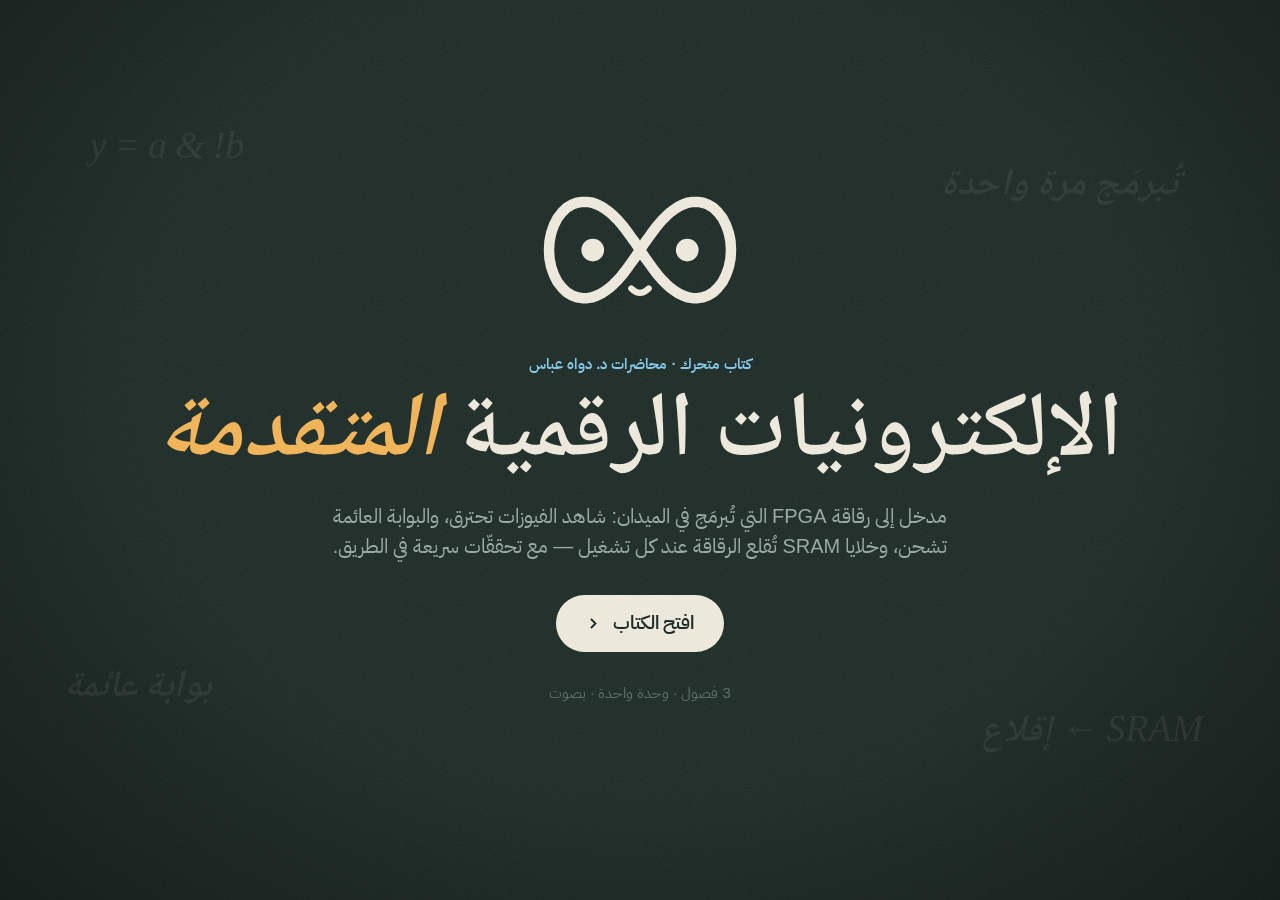
<file: site/fpga-ar/index.html>
<!doctype html>
<html lang="ar" dir="rtl">
<head>
<meta charset="utf-8">
<meta name="viewport" content="width=device-width, initial-scale=1">
<title>الإلكترونيات الرقمية المتقدمة — FPGA</title>
<meta name="description" content="مقدمة متحركة صوتية إلى رقاقات FPGA: الوصلات الفيوزية، الـantifuse، ذاكرات ROM وPROM وEPROM، ثم خلايا SRAM.">
<link rel="icon" href="data:image/svg+xml,%3Csvg xmlns='http://www.w3.org/2000/svg' viewBox='0 0 64 64'%3E%3Crect width='64' height='64' rx='14' fill='%231d2b27'/%3E%3Ctext x='32' y='45' text-anchor='middle' font-size='48' fill='%23f0b45a'%3E∞%3C/text%3E%3C/svg%3E">
<link rel="stylesheet" href="lib/units.css">
<link rel="stylesheet" href="lib/contents.css">
<script src="lib/units.js"></script>
<script src="lib/contents.js"></script>
<script src="unit-art.js"></script>
<link rel="expect" href="#ch01" blocking="render">
<style>
  :root { --ui: "IBM Plex Sans Arabic", "Segoe UI", Arial, sans-serif; --book: "Noto Naskh Arabic", "Iowan Old Style", Palatino, Georgia, serif; }
  @font-face { font-family: "IBM Plex Sans Arabic"; font-style: normal; font-weight: 400; src: url("lib/fonts/IBMPlexSansArabic-400.woff2") format("woff2"); }
  @font-face { font-family: "IBM Plex Sans Arabic"; font-style: normal; font-weight: 600; src: url("lib/fonts/IBMPlexSansArabic-600.woff2") format("woff2"); }
  @font-face { font-family: "Noto Naskh Arabic"; font-style: normal; font-weight: 600; src: url("lib/fonts/NotoNaskhArabic-600.woff2") format("woff2"); }
</style>
<!-- The book's own look, if it differs from the chalkboard: override the tokens of lib/contents.css here, e.g.
<style>
:root { --board: #fcfaf3; --chalk: #26241f; --top-bg: rgba(252, 250, 243, .9); --top-line: #ddd5c3; color-scheme: light; }
</style> -->
</head>
<body>
<section id="cover">
  <div class="chalk" aria-hidden="true"><!-- a few faint formulas or phrases from the book, drawn in chalk -->
    <span style="left:7%;top:13%;--d:1.6">y = a &amp; !b</span>
    <span style="right:8%;top:17%;--d:1.9">تُبرمَج مرة واحدة</span>
    <span style="left:5%;bottom:20%;--d:2.2">بوابة عائمة</span>
    <span style="right:6%;bottom:15%;--d:2.5">SRAM ← إقلاع</span>
  </div>
  <svg class="mascot draw" id="guide" width="210" height="147"></svg>
  <p class="kicker">كتاب متحرك · محاضرات د. دواه عباس</p>
  <h1>الإلكترونيات الرقمية <i>المتقدمة</i></h1>
  <p class="lede">مدخل إلى رقاقة FPGA التي تُبرمَج في الميدان: شاهد الفيوزات تحترق، والبوابة العائمة تشحن، وخلايا SRAM تُقلع الرقاقة عند كل تشغيل — مع تحققّات سريعة في الطريق.</p>
  <div class="acts">
    <a class="btn go" href="#contents" data-t="open">افتح الكتاب<svg viewBox="0 0 16 16"><path d="M6 2.5 11.5 8 6 13.5 4.6 12.1 8.7 8 4.6 3.9z"/></svg></a>
    <a class="btn quiet" id="resume" hidden></a>
  </div>
  <p class="meta" id="meta"></p>
</section>

<main id="contents">
  <header class="top">
    <a class="home" href="#book" aria-label="Back to the cover" data-t-label="toCover"><svg class="mascot" id="guideSmall" width="52" height="36"></svg><strong>BOOK <i>&amp;</i> TITLE</strong></a>
    <span class="prog" id="prog"></span>
  </header>
  <div id="units"></div>
</main>

<script>
// Units and chapters are numbered in order from start (a book whose scope starts mid-way, e.g. at unit 3, chapter 9,
// keeps the original numbers). Add a chapter here when its lesson is ready.
Contents.book({
  start: { unit: 1, chapter: 1 },
  units: [
    ['أساسيات FPGA', [['تقنيات البرمجة', 8], ['من البلاطات المنطقية إلى FPGA', 6], ['داخل FPGA الحديث', 7]]],
  ],
  hues: ['#f0b45a', '#86c9e8', '#f3c95c', '#e8a0c8', '#8fd6b0', '#bba8ee', '#f4a48c'],
});
</script>
</body>
</html>
</file>
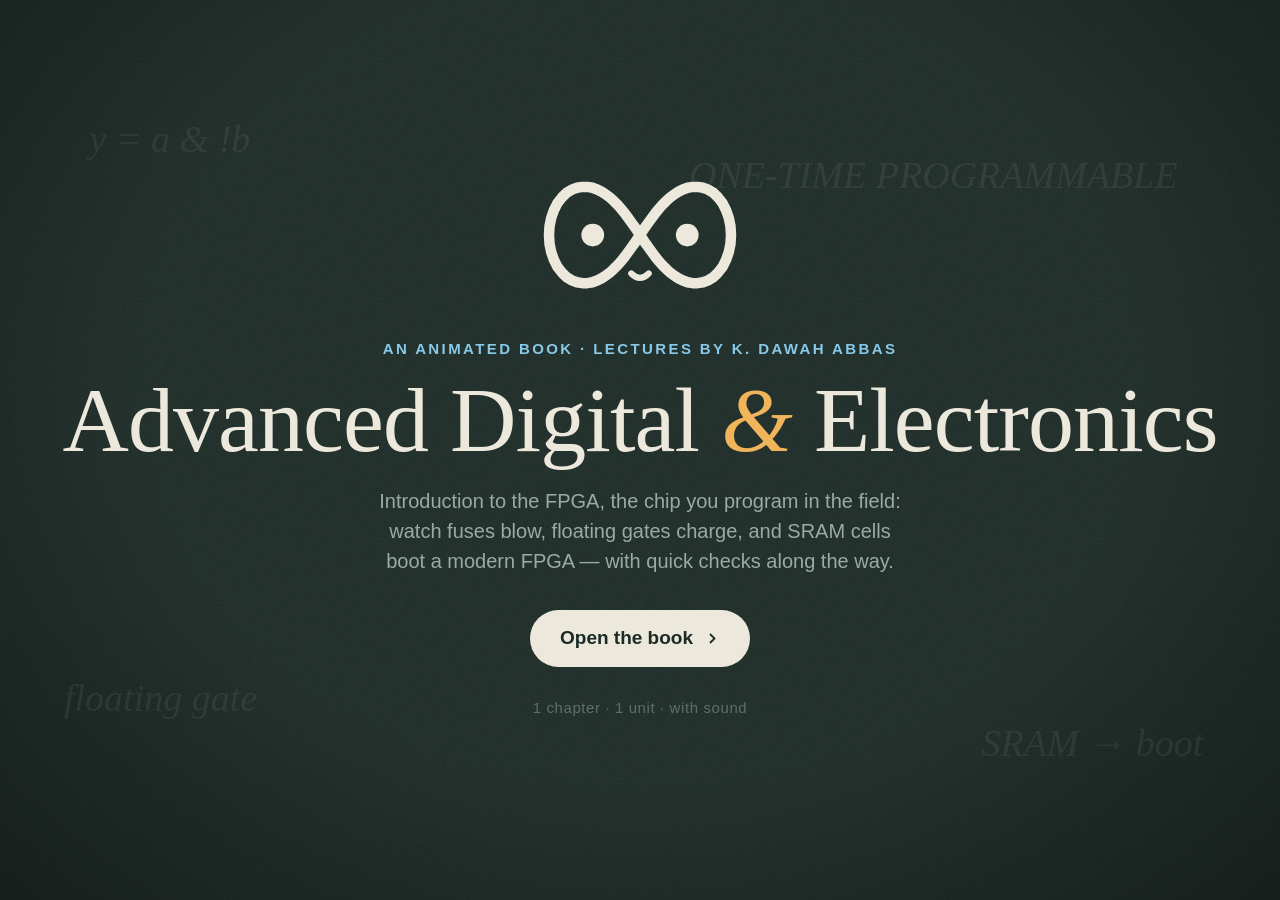
<file: site/fpga/index.html>
<!doctype html>
<html lang="en">
<head>
<meta charset="utf-8">
<meta name="viewport" content="width=device-width, initial-scale=1">
<title>Advanced Digital Electronics — FPGA</title>
<meta name="description" content="An animated, narrated introduction to FPGA programming technologies: fusible links, antifuses, ROM, PROM, EPROM, FLASH and SRAM.">
<link rel="icon" href="data:image/svg+xml,%3Csvg xmlns='http://www.w3.org/2000/svg' viewBox='0 0 64 64'%3E%3Crect width='64' height='64' rx='14' fill='%231d2b27'/%3E%3Ctext x='32' y='45' text-anchor='middle' font-size='48' fill='%23f0b45a'%3E∞%3C/text%3E%3C/svg%3E">
<link rel="stylesheet" href="lib/units.css">
<link rel="stylesheet" href="lib/contents.css">
<script src="lib/units.js"></script>
<script src="lib/contents.js"></script>
<script src="unit-art.js"></script>
<link rel="expect" href="#ch01" blocking="render">
</head>
<body>
<section id="cover">
  <div class="chalk" aria-hidden="true"><!-- a few faint formulas or phrases from the book, drawn in chalk -->
    <span style="left:7%;top:13%;--d:1.6">y = a &amp; !b</span>
    <span style="right:8%;top:17%;--d:1.9">ONE-TIME PROGRAMMABLE</span>
    <span style="left:5%;bottom:20%;--d:2.2">floating gate</span>
    <span style="right:6%;bottom:15%;--d:2.5">SRAM → boot</span>
  </div>
  <svg class="mascot draw" id="guide" width="210" height="147"></svg>
  <p class="kicker">An animated book · lectures by K. Dawah Abbas</p>
  <h1>Advanced Digital <i>&amp;</i> Electronics</h1>
  <p class="lede">Introduction to the FPGA, the chip you program in the field: watch fuses blow, floating gates charge, and SRAM cells boot a modern FPGA — with quick checks along the way.</p>
  <div class="acts">
    <a class="btn go" href="#contents" data-t="open">Open the book<svg viewBox="0 0 16 16"><path d="M6 2.5 11.5 8 6 13.5 4.6 12.1 8.7 8 4.6 3.9z"/></svg></a>
    <a class="btn quiet" id="resume" hidden></a>
  </div>
  <p class="meta" id="meta"></p>
</section>

<main id="contents">
  <header class="top">
    <a class="home" href="#book" aria-label="Back to the cover" data-t-label="toCover"><svg class="mascot" id="guideSmall" width="52" height="36"></svg><strong>Advanced Digital <i>&amp;</i> Electronics</strong></a>
    <span class="prog" id="prog"></span>
  </header>
  <div id="units"></div>
</main>

<script>
// Units and chapters are numbered in order from start. Add a chapter here when its lesson is ready.
Contents.book({
  start: { unit: 1, chapter: 1 },
  units: [   // [unit title, [[chapter title, minutes], ...]]
    ['FPGA Fundamentals', [['Programming Technologies', 8]]],
  ],
  hues: ['#f0b45a', '#86c9e8', '#f3c95c', '#e8a0c8', '#8fd6b0', '#bba8ee', '#f4a48c'],   // one colour per unit, cycling
});
</script>
</body>
</html>
</file>
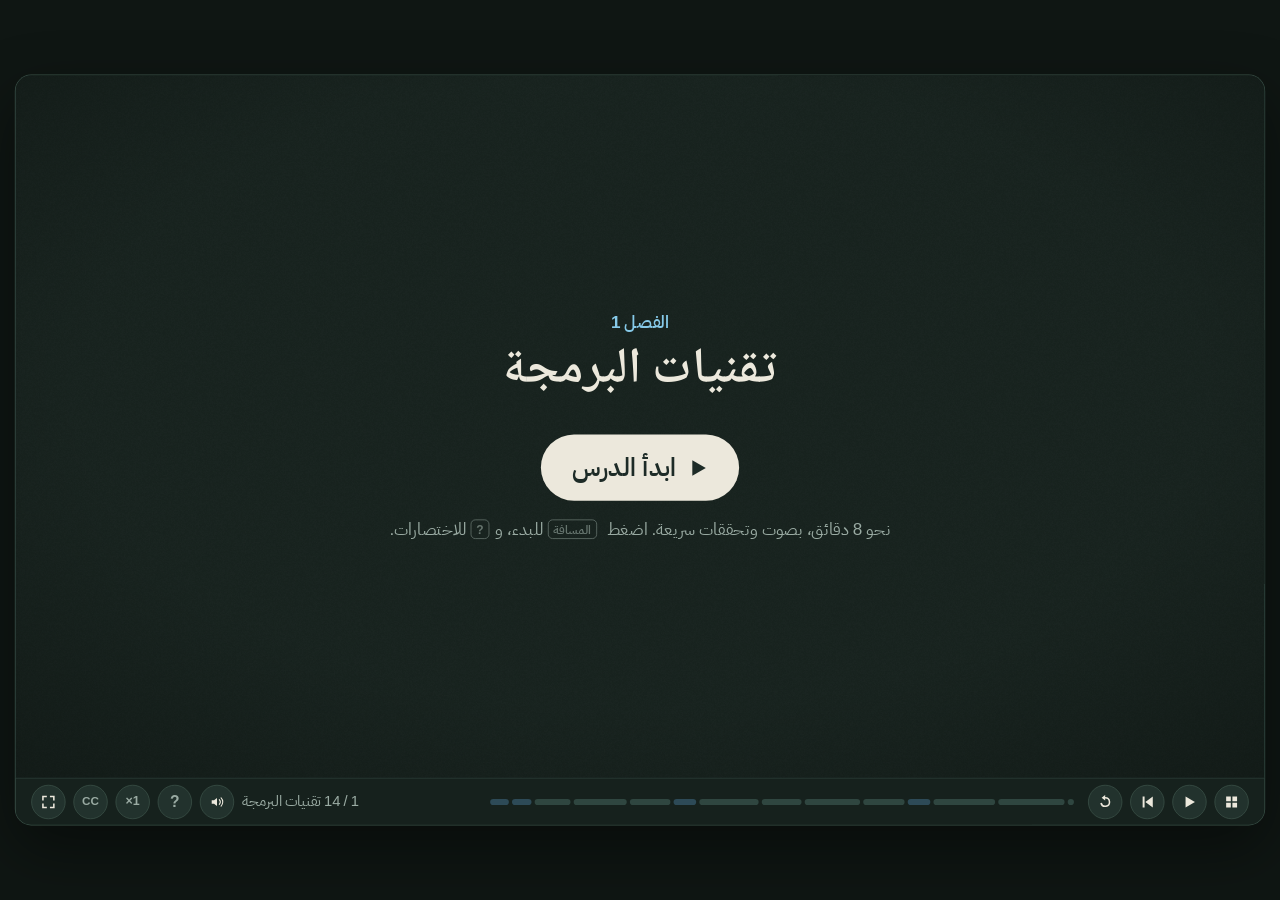
<file: site/fpga-ar/ch01/index.html>
<!doctype html>
<html lang="ar" dir="rtl">
<head>
<meta charset="utf-8">
<meta name="viewport" content="width=device-width, initial-scale=1">
<title>تقنيات البرمجة — الإلكترونيات الرقمية المتقدمة</title>
<link rel="stylesheet" href="../lib/engine.css">
<link rel="expect" href="#bar" blocking="render"><!-- hold the first frame until the player exists, so the page transition can run -->
<style>
  .band .grid .row { grid-template-columns: 170px minmax(0, 1fr) 40px; }
  .band .grid .why { padding-left: 0; padding-right: 186px; }
  .screen .grid .row { grid-template-columns: 300px minmax(0, 1fr) 40px; }
  .screen .grid .why { padding-left: 0; padding-right: 316px; }
</style>
</head>
<body>
<script src="../lib/engine.js"></script>
<script src="audio/ar/timings.js"></script>
<script>
'use strict';
const CHAPTER = { number: 1, title: 'تقنيات البرمجة', minutes: 8, language: 'ar', next: '../ch02/' };

/* ---------- دلالات الألوان (style.json) ---------- */
const LINK = COL.task, ON = COL.good, OFF = COL.bad, CFG = COL.whole, CHG = COL.int;

/* ---------- أدوات الرسم (النسخة العربية: النص يُقرأ من اليمين، فنعكس مرساة البداية/النهاية) ---------- */
const flipA = a => a === 'start' ? 'end' : a === 'end' ? 'start' : a;
const mline = (p, parts, x, y, t0, fill = COL.chalk, size = 48, anchor = 'middle') => { const e = M(p, [].concat(parts), { x, y, size, fill, anchor: flipA(anchor), o: 0 }); show(e, t0); return e; };
const text = (p, str, x, y, t0, { size = 30, fill = COL.chalk, anchor = 'start', weight = 500 } = {}) => { const e = T(p, str, { x, y, size, fill, anchor: flipA(anchor), weight, o: 0 }); show(e, t0); return e; };

/* صورة الفصل المتكررة: أصغر دالة قابلة للبرمجة — كما في النسخة الإنجليزية */
const RY = { a: 330, na: 430, b: 540, nb: 640 };
const RAIL_END = 950, STUB0 = 1020, STUB1 = 1080, GATE_X = 1080;

function pfn(parent, mode, t0) {
  const c = { links: {}, pulls: {}, ones: {}, rails: {}, labels: {} };
  const rail = (y, x0, dt) => { const e = path(parent, `M${x0} ${y}H${RAIL_END}`, { stroke: COL.chalk, 'stroke-width': 3 }, { d: 0 }); draw(e, t0 + dt, .5); return e; };
  const pin = (x, y, lab, dt) => {
    const g = G(parent, { o: 0 });
    mk('circle', { cx: x, cy: y, r: 8, fill: 'none', stroke: COL.chalk, 'stroke-width': 3 }, g);
    T(g, lab, { x: x - 4, y: y - 26, size: 40, font: MATH, fill: COL.chalk, anchor: 'middle' });
    show(g, t0 + dt, .3);
  };
  const notG = (x, y1, y2, dt) => {
    const g = G(parent, { o: 0 });
    path(g, `M${x} ${y1}V${y1 + 45}`, { stroke: COL.chalk, 'stroke-width': 3 });
    path(g, `M${x - 14} ${y1 + 45}H${x + 14}L${x} ${y1 + 74}Z`, { fill: 'none', stroke: COL.chalk, 'stroke-width': 3 });
    mk('circle', { cx: x, cy: y1 + 80, r: 5.5, fill: 'none', stroke: COL.chalk, 'stroke-width': 3 }, g);
    path(g, `M${x} ${y1 + 86}V${y2}`, { stroke: COL.chalk, 'stroke-width': 3 });
    show(g, t0 + dt, .35);
  };
  c.rails.a = rail(RY.a, 190, 0); pin(178, RY.a, 'a', 0);
  notG(560, RY.a, RY.na, .9); c.rails.na = rail(RY.na, 560, 1.1);
  c.rails.b = rail(RY.b, 190, 1.7); pin(178, RY.b, 'b', 1.7);
  notG(680, RY.b, RY.nb, 2.6); c.rails.nb = rail(RY.nb, 680, 2.8);
  for (const k in RY) c.labels[k] = mline(parent, k === 'na' ? '!a' : k === 'nb' ? '!b' : k, 908, RY[k] - 20, t0 + 3.2, COL.dim, 32, 'end');
  const gG = G(parent, { o: 0 });
  const body = path(gG, `M${GATE_X} 300V670C1200 670 1290 600 1290 485C1290 370 1200 300 ${GATE_X} 300Z`, { fill: 'none', stroke: COL.chalk, 'stroke-width': 3.5 }, { d: 0 });
  draw(body, t0 + 3.4, .7);
  T(gG, 'AND', { x: 1140, y: 497, size: 30, fill: COL.dim, anchor: 'middle', weight: 600, o: 0 });
  const stub = (k, dt) => path(parent, `M${STUB0} ${RY[k]}H${STUB1}`, { stroke: COL.chalk, 'stroke-width': 3 }, { d: 0, o: 0 });
  for (const k in RY) { const e = stub(k); draw(e, t0 + 3.8, .3); }
  show(gG, t0 + 3.8, .4);
  const out = path(parent, 'M1290 485H1408', { stroke: COL.chalk, 'stroke-width': 3 }, { d: 0 });
  draw(out, t0 + 4.1, .4);
  mk('circle', { cx: 1416, cy: 485, r: 8, fill: 'none', stroke: COL.chalk, 'stroke-width': 3 }, parent);
  c.ypin = mline(parent, 'y', 1452, 498, t0 + 4.3, COL.chalk, 42, 'middle');
  for (const k in RY) {
    const g = G(parent, { x: 985, y: RY[k], o: 0 });
    path(g, 'M-35 0H-27M27 0H35', { stroke: COL.chalk, 'stroke-width': 3 });
    if (mode === 'fuse') c.links[k] = mk('rect', { x: -27, y: -5, width: 54, height: 10, rx: 3, fill: LINK }, g);
    else if (mode === 'anti') { path(g, 'M-10 -10L10 10M10 -10L-10 10', { stroke: OFF, 'stroke-width': 3.5 }); c.links[k] = g; }
    else { path(g, 'M-27 0H27', { stroke: COL.dim, 'stroke-width': 3, 'stroke-dasharray': '9 8' }); c.links[k] = g; }
    show(g, t0 + 4.6, .4);
  }
  for (const k in RY) {
    const g = G(parent, { x: 1050, y: RY[k], o: 0 });
    path(g, 'M0 -4l-7 -7 14 -10-14 -10 14 -10-14 -10 7 -7', { stroke: COL.dim, 'stroke-width': 2.5, fill: 'none' });
    path(g, 'M-11 -68H11', { stroke: COL.dim, 'stroke-width': 3 });
    c.pulls[k] = g;
  }
  for (const k in RY) c.ones[k] = T(parent, '1', { x: 1050, y: RY[k] - 16, size: 30, fill: ON, anchor: 'middle', o: 0 });
  return c;
}
function flow(parent, y, x0, x1, t0, dur, n = 3, colr = ON) {
  const dots = [];
  for (let i = 0; i < n; i++) {
    const g = G(parent, { x: x0, y, o: 0 });
    mk('circle', { r: 5, fill: colr }, g);
    dots.push(g);
  }
  prog(q => { dots.forEach((d, i) => { st(d).x = x0 + ((q * 1.3 + i / n) % 1) * (x1 - x0); render(d); }); }, t0, dur, lin);
  dots.forEach(d => { show(d, t0, .3); hide(d, t0 + dur, .3); });
  return dots;
}
function stamp(p, x, y, t0) {
  const g = G(p, { x, y, r: -22, s: 1.6, o: 0 });
  mk('rect', { x: -175, y: -38, width: 350, height: 76, rx: 10, fill: 'none', stroke: OFF, 'stroke-width': 4 }, g);
  T(g, 'تُبرمَج مرة واحدة', { size: 32, fill: OFF, weight: 700, anchor: 'middle', x: 0, y: 11 });
  tw(g, { o: 1, r: -8, s: 1 }, t0, .45, back);
  return g;
}
function bolt(p, x, y, t0, size = 1) {
  const g = G(p, { x, y, s: 0, o: 0 });
  path(g, 'M14 -48L-14 6H4L-10 48L22 -10H2L18 -48Z', { fill: CHG, stroke: 'none' });
  pop(g, t0);
  return g;
}
function icDie(p, x, y, w, h, t0, blank = false) {
  const g = G(p, { o: 0 });
  mk('rect', { x, y, width: w, height: h, rx: 10, fill: 'none', stroke: COL.chalk, 'stroke-width': 3.5 }, g);
  for (let i = 0; i < 5; i++) {
    mk('circle', { cx: x + (i + .5) * w / 5, cy: y - 12, r: 4, fill: COL.dim }, g);
    mk('circle', { cx: x + (i + .5) * w / 5, cy: y + h + 12, r: 4, fill: COL.dim }, g);
  }
  if (blank) {
    for (let r = 0; r < 3; r++) for (let cc = 0; cc < 5; cc++)
      mk('rect', { x: x + 28 + cc * (w - 56) / 4 - 26, y: y + 30 + r * (h - 60) / 2 - 20, width: 52, height: 40, rx: 6, fill: 'none', stroke: COL.dim, 'stroke-width': 2 }, g);
  } else {
    path(g, `M${x + 22} ${y + 24}h${w - 44}v${h / 3}h-${w / 2}v${h / 3}h${w - 44}`, { fill: 'none', stroke: COL.dim, 'stroke-width': 2.5 });
    path(g, `M${x + 22} ${y + h - 24}h${w - 44}v-${h / 3}h-${w / 2}v-${h / 3}`, { fill: 'none', stroke: COL.dim, 'stroke-width': 2.5 });
  }
  show(g, t0, .5);
  return g;
}

/* ---------- الإيقاعات ---------- */
const BEATS = [
  ['intro', 'تقنيات البرمجة', (m, D) => {
    const g = G(scene, { o: 0, y: 24 });
    T(g, 'الوحدة 1 · أساسيات FPGA · الفصل 1', { x: 800, y: 310, size: 28, fill: COL.dim, anchor: 'middle' });
    T(g, 'تقنيات البرمجة', { x: 800, y: 420, size: 84, weight: 600, anchor: 'middle' });
    T(g, 'من الفيوزات إلى SRAM', { x: 800, y: 505, size: 40, weight: 300, fill: COL.dim, anchor: 'middle' });
    tw(g, { o: 1, y: 0 }, .2, 1.1, out);
    const r = text(scene, 'كيف تُبرمَج رقاقةٌ قد صُنعت مسبقًا؟', 800, 620, m('sub'), { size: 34, fill: COL.dim, anchor: 'middle' });
    tw(g, { o: 0, y: -24 }, D - .9, .8); hide(r, D - .9, .8);
  }],

  ['idea', 'ASIC وFPGA والوصلة', (m, D) => {
    const p = panel(0);
    const fdie = icDie(p, 260, 300, 300, 230, .4);
    const fl1 = text(p, 'ASIC — وظيفة واحدة، موصولة في المصنع', 410, 590, 1.1, { size: 27, fill: COL.dim, anchor: 'middle' });
    const bdie = icDie(p, 700, 300, 340, 230, m('asic'), true);
    const fl2 = text(p, 'FPGA — شبكة فارغة من كتل المنطق', 870, 590, m('asic', .8), { size: 27, fill: COL.dim, anchor: 'middle' });
    pulse(bdie, m('asic', 1.2), 1.06);
    const arrows = G(p, { o: 0 });
    [[640, 160, 730, 290], [1150, 160, 1000, 300], [1150, 660, 1020, 540]].forEach(([x1, y1, x2, y2]) => {
      path(arrows, `M${x1} ${y1}L${x2} ${y2}`, { stroke: CFG, 'stroke-width': 3 });
      mk('circle', { cx: x2, cy: y2, r: 7, fill: CFG }, arrows);
    });
    show(arrows, m('field'), .5);
    const fieldNote = text(p, 'يُضبط في الميدان — في مختبرك، أو داخل نظام يعمل', 870, 700, m('field', .6), { size: 27, fill: CFG, anchor: 'middle', weight: 600 });
    tw(fdie, { o: 0 }, m('field', 4.4), .7); tw(bdie, { o: 0 }, m('field', 4.6), .7); hide(arrows, m('field', 4.4), .6); hide(fieldNote, m('field', 4.4), .6); hide(fl1, m('field', 4.4), .6); hide(fl2, m('field', 4.4), .6);
    const t = m('field', 5.6);
    const c = pfn(p, 'blank', t);
    for (const k in RY) { show(c.pulls[k], m('pull'), .4); show(c.ones[k], m('pull', .5), .4); }
    mline(p, 'y = 1', 1180, 790, m('pull', 1.4), OFF, 44);
    const pullNote = text(p, 'مقاومات السحب تُمسك كل مدخل للبوابة عند 1', 620, 770, m('pull', 1.8), { size: 27, fill: COL.dim, anchor: 'middle' });
    const qs = G(p, { o: 0 });
    const qms = [];
    for (const k in RY) { const g = G(qs, { x: 985, y: RY[k] - 34, o: 0 }); T(g, '?', { size: 44, fill: LINK, weight: 700, anchor: 'middle' }); qms.push(g); }
    qms.forEach((g, i) => { show(g, m('question') + i * .12, .4); pulse(g, m('question', .5) + i * .12, 1.15); });
    hide(pullNote, m('question', .6), .4);
    text(p, 'اصنع وصلة — أو اقطعها — داخل السيليكون', 620, 770, m('question', .8), { size: 29, fill: COL.chalk, anchor: 'middle', weight: 600 });
  }],

  ['fuse', 'الوصلات الفيوزية', (m, D) => {
    const p = panel(0);
    S.circ = G(scene);
    const c = pfn(S.circ, 'fuse', .3);
    const pd = p;
    tw(c.rails.a, { c_stroke: OFF }, m('stuck'), .5); tw(c.rails.na, { c_stroke: OFF }, m('stuck', .2), .5);
    tw(c.rails.b, { c_stroke: OFF }, m('stuck', .4), .5); tw(c.rails.nb, { c_stroke: OFF }, m('stuck', .6), .5);
    const y0v = mline(pd, 'y = 0', 1180, 790, m('stuck', 1.6), OFF, 44);
    const noteD = text(pd, 'كل مدخل يصل مرتين — أحدهما صفرٌ دائمًا', 620, 770, m('stuck', 2), { size: 27, fill: COL.dim, anchor: 'middle' });
    bolt(pd, 90, 430, m('blow', -2), 1.2);
    const hvLab = T(pd, 'نبضة جهد عالٍ', { x: 90, y: 520, size: 24, fill: CHG, weight: 600, anchor: 'middle', o: 0 });
    show(hvLab, m('blow', -1.9), .3);
    const blowFuse = (k, t0) => {
      const g = c.links[k].parentNode;
      const spark = path(g, 'M-15 -15L15 15M15 -15L-15 15', { stroke: CHG, 'stroke-width': 3.5 }, { o: 0 });
      show(spark, t0, .12); hide(spark, t0 + .35, .25);
      tw(c.links[k], { s: 0, o: 0 }, t0 + .15, .3);
      pulse(g, t0, 1.25);
      return g;
    };
    blowFuse('na', m('blow'));
    blowFuse('b', m('blow', 1.5));
    for (const k of ['na', 'b']) { show(c.pulls[k], m('pull'), .4); show(c.ones[k], m('pull', .5), .4); }
    for (const k of ['a', 'nb']) tw(c.links[k], { c_fill: ON }, m('pull', .9), .6);
    flow(S.circ, RY.a, 200, STUB0, m('pull', 1.4), 4.5);
    flow(S.circ, RY.nb, 700, STUB0, m('pull', 1.8), 4.2);
    hide(noteD, m('fn', -.1), .4);
    mline(pd, 'y = a & !b', 800, 790, m('fn'), COL.chalk, 50);
    mline(pd, 'a = 1', 150, 240, m('fn', 1.2), ON, 34);
    mline(pd, 'b = 0', 150, 700, m('fn', 1.2), COL.dim, 34);
    hide(y0v, m('fn', 2.2), .4);
    const y1 = mline(pd, 'y = 1', 1180, 790, m('fn', 2.4), ON, 44);
    pulse(y1, m('fn', 2.6), 1.18);
    stamp(pd, 1240, 140, D - 5.2);
  }],

  ['q1', 'تحقّق سريع', () => { panel(0); }, { ask: done => quiz(BAND, [{
    id: 'c-fuses', prompt: ['الفيوزات كلها سليمة. حتى تصبح ', h('b', '', 'y = !a & b'), '، علّم كل فيوز: احرقه، أم أبقِه؟'],
    build: grid([
      { parts: ['a'], ans: ['burn'], why: 'a يجب ألا يصل إلى البوابة — في y = !a & b يقودها ليس a وb فقط.' },
      { parts: ['!a'], ans: ['keep'], why: 'ليس a يقود البوابة: أبقِ فيوزه.' },
      { parts: ['b'], ans: ['keep'], why: 'b يقود البوابة: أبقِ فيوزه.' },
      { parts: ['!b'], ans: ['burn'], why: 'ليس b يجب ألا يصل إلى البوابة — احرق فيوزه.' },
    ], [['burn', 'احرق', OFF], ['keep', 'أبقِ', ON]]),
  }], done) }],

  ['antifuse', 'الـantifuse', (m, D) => {
    hide(S.circ, 0, .4);
    const p = panel(0);
    S.circ = G(scene);
    const c = pfn(S.circ, 'anti', .3);
    const afNote = text(p, 'كل مدخل للبوابة يقرأ 1', 620, 770, m('open', 2), { size: 27, fill: COL.dim, anchor: 'middle' });
    mline(p, 'y = 1', 1180, 790, m('open', 1.5), OFF, 44);
    const ins = G(p, { o: 0 });
    mk('rect', { x: 70, y: 80, width: 430, height: 240, rx: 12, fill: 'none', stroke: COL.faint, 'stroke-width': 2 }, ins);
    text(p, 'عمودٌ مجهري بين مسارين معدنيين', 285, 112, m('open'), { size: 24, fill: COL.dim, anchor: 'middle' });
    path(ins, 'M110 160H460', { stroke: COL.chalk, 'stroke-width': 6 });
    path(ins, 'M110 250H460', { stroke: COL.chalk, 'stroke-width': 6 });
    const pillar = mk('rect', { x: 268, y: 160, width: 34, height: 90, fill: COL.faint }, ins);
    const siLab = T(p, 'سيليكون لابلوري', { x: 285, y: 300, size: 22, fill: COL.dim, anchor: 'middle', o: 0 });
    show(siLab, m('open', .6), .4);
    const rzNote = text(p, 'مقاومة تتجاوز 1 GΩ — قطعٌ في السلك', 285, 336, m('open', 1.1), { size: 23, fill: OFF, anchor: 'middle', weight: 600 });
    show(ins, m('open'), .4);
    const grow = (k, t0) => {
      const g = c.links[k];
      pulse(g, t0, 1.25);
      const bar = path(g, 'M-35 0H35', { stroke: LINK, 'stroke-width': 7 }, { d: 0 });
      draw(bar, t0 + .25, .45);
    };
    grow('na', m('grow'));
    grow('b', m('grow', 1.6));
    tw(pillar, { c_fill: LINK }, m('grow', .3), .6);
    hide(rzNote, m('grow', .45), .4);
    text(p, 'بعد البرمجة: via موصّلة من سيليكون متعدد البلورات', 285, 336, m('grow', .5), { size: 23, fill: LINK, anchor: 'middle', weight: 600 });
    flow(S.circ, RY.na, 570, STUB0, m('grow', 2.3), 4);
    flow(S.circ, RY.b, 200, STUB0, m('grow', 2.7), 3.6);
    hide(afNote, m('fn', -.3), .4);
    mline(p, 'y = !a & b', 800, 790, m('fn'), COL.chalk, 50);
    stamp(p, 1240, 140, D - 4.4);
  }],

  ['rom', 'ROM: موصولة في المصنع', (m, D) => {
    const p = panel(0);
    if (S.circ) hide(S.circ, 0, .4);
    const ram = icDie(p, 250, 280, 300, 200, .3);
    text(p, 'RAM — طيّارة', 400, 540, .9, { size: 27, fill: COL.dim, anchor: 'middle' });
    const romd = icDie(p, 700, 280, 300, 200, 1.2);
    text(p, 'ROM — غير طيّارة', 850, 540, 1.8, { size: 27, fill: COL.dim, anchor: 'middle' });
    const dots = G(p, { o: 0 });
    for (let i = 0; i < 6; i++) mk('circle', { cx: 300 + (i % 3) * 90, cy: 340 + Math.floor(i / 3) * 70, r: 6, fill: CHG }, dots);
    show(dots, 1.6, .4); hide(dots, 10.2, .8);
    text(p, 'انقطاع الطاقة ← RAM تنسى', 400, 250, 10.6, { size: 25, fill: OFF, anchor: 'middle', weight: 600 });
    text(p, 'ROM تتذكر', 850, 250, 12.4, { size: 25, fill: ON, anchor: 'middle', weight: 600 });
    tw(ram, { o: .3 }, 10.2, .8);
    const mask = G(p, { o: 0 });
    mk('rect', { x: 1030, y: 250, width: 330, height: 230, rx: 8, fill: 'none', stroke: COL.faint, 'stroke-width': 6 }, mask);
    mk('rect', { x: 1030, y: 250, width: 330, height: 230, rx: 8, fill: COL.faint, opacity: .18 }, mask);
    [[1090, 300], [1210, 360], [1290, 420]].forEach(([x, y]) => mk('circle', { cx: x, cy: y, r: 13, fill: COL.board }, mask));
    show(mask, m('mask'), .5);
    text(p, 'القناعات الضوئية توصل البيانات في المصنع', 1195, 570, m('mask', .6), { size: 25, fill: COL.dim, anchor: 'middle' });
    tw(ram, { o: 0 }, m('mask'), .6); tw(romd, { o: 0 }, m('mask'), .6); hide(mask, m('mask', 3), .6);
    const rows = [400, 470, 540, 610], cols = [520, 740, 960];
    const arr = G(p, { o: 0 });
    rows.forEach((y, i) => { const e = path(arr, `M330 ${y}H${cols[2] + 40}`, { stroke: COL.chalk, 'stroke-width': 3 }, { d: 0 }); draw(e, m('mask', 3.6 + i * .25), .4); T(arr, `R${i}`, { x: 300, y: y + 10, size: 28, font: MATH, fill: COL.dim, anchor: 'start' }); });
    cols.forEach((x, i) => { const e = path(arr, `M${x} 610V350`, { stroke: COL.chalk, 'stroke-width': 3 }, { d: 0 }); draw(e, m('mask', 4.4 + i * .25), .4); });
    show(arr, m('mask', 3.6), .3);
    const pullG = G(p, { o: 0 });
    cols.forEach(x => { const g = G(pullG, { x, y: 350 }); path(g, 'M0 -4l-6 -6 12 -9-12 -9 12 -9-6 -6', { stroke: COL.dim, 'stroke-width': 2.5, fill: 'none' }); path(g, 'M-9 -49H9', { stroke: COL.dim, 'stroke-width': 3 }); });
    show(pullG, m('cell', -3), .4);
    const conn = [[1, 0], [1, 2], [3, 1]];
    rows.forEach((y, i) => cols.forEach((x, j) => {
      const g = G(arr, { o: 0, s: .5 });
      mk('circle', { r: 11, fill: 'none', stroke: COL.chalk, 'stroke-width': 3 }, g);
      put(g, { x, y: y - 14, s: 1 });
      if (conn.some(([r2, c2]) => r2 === i && c2 === j)) {
        mk('rect', { x: -8, y: -8, width: 16, height: 16, rx: 3, fill: LINK }, g);
      }
      pop(g, m('cell') + (i * 3 + j) * .1);
    }));
    const cellNote = text(p, 'ترانزستور + وصلة مُقنَّعة', 740, 700, m('cell', 1.4), { size: 25, fill: COL.dim, anchor: 'middle' });
    const r1 = path(arr, `M330 470H${cols[2] + 40}`, { stroke: CHG, 'stroke-width': 5 }, { d: 0 });
    draw(r1, m('row'), .5);
    const reads = {};
    cols.forEach((x, j) => {
      const is0 = conn.some(([r2, c2]) => r2 === 1 && c2 === j);
      if (is0) { const e = path(arr, `M${x} 470V350`, { stroke: OFF, 'stroke-width': 5 }, { d: 0 }); draw(e, m('row', .6 + j * .2), .4); reads[j] = mline(p, '0', x, 320, m('row', 1 + j * .25), OFF, 34); }
      else reads[j] = mline(p, '1', x, 320, m('row', 1 + j * .25), ON, 34);
      pulse(reads[j], m('row', 1.3 + j * .25), 1.2);
    });
    hide(cellNote, m('row', 1.4), .4);
    text(p, 'الصف R1 نشط: الوصلة تسحب العمود إلى 0', 740, 700, m('row', 1.8), { size: 25, fill: COL.dim, anchor: 'middle' });
    text(p, 'رخيصة فقط بكميات هائلة — ولا تتغيّر أبدًا', 740, 790, D - 4, { size: 29, fill: COL.chalk, anchor: 'middle', weight: 600 });
  }],

  ['prom', 'PROM: احرقها مرة واحدة', (m, D) => {
    const p = panel(0);
    text(p, '1970 · شركة هاريس', 480, 170, .3, { size: 27, fill: COL.dim, anchor: 'middle', weight: 600 });
    const cell = G(p, { o: 0 });
    path(cell, 'M150 420H340', { stroke: COL.chalk, 'stroke-width': 3 });
    mk('circle', { cx: 340, cy: 420, r: 12, fill: 'none', stroke: COL.chalk, 'stroke-width': 3 }, cell);
    path(cell, 'M340 432V520M328 520H352', { stroke: COL.chalk, 'stroke-width': 3 }, cell);
    path(cell, 'M352 420H400M400 412V428', { stroke: COL.chalk, 'stroke-width': 3 }, cell);
    mk('rect', { x: 406, y: 412, width: 40, height: 16, rx: 4, fill: LINK }, cell);
    path(cell, 'M452 412V428M452 420H560', { stroke: COL.chalk, 'stroke-width': 3 }, cell);
    path(cell, 'M560 420V240', { stroke: COL.chalk, 'stroke-width': 3 }, cell);
    path(cell, 'M560 240l-6 -6 12 -9-12 -9 12 -9-6 -6', { stroke: COL.dim, 'stroke-width': 2.5, fill: 'none' });
    show(cell, .8, .5);
    text(p, 'خلية PROM = ترانزستور + فيوز', 360, 620, 1.4, { size: 26, fill: COL.dim, anchor: 'middle' });
    text(p, 'كل الفيوزات سليمة عند وصول الشريحة', 360, 660, 2.2, { size: 23, fill: COL.dim, anchor: 'middle' });
    const sock = G(p, { o: 0 });
    mk('rect', { x: 850, y: 400, width: 300, height: 150, rx: 8, fill: 'none', stroke: COL.chalk, 'stroke-width': 3.5 }, sock);
    text(p, 'لوحتك', 1000, 600, m('burn', -.8), { size: 24, fill: COL.dim, anchor: 'middle' });
    show(sock, m('burn', -.8), .4);
    const bad = G(p, { x: 1000, y: 300, o: 0, s: 1 });
    mk('rect', { x: -110, y: -60, width: 220, height: 110, rx: 8, fill: 'none', stroke: OFF, 'stroke-width': 3.5 }, bad);
    T(bad, 'تصميم فيه خلل', { y: -20, size: 22, fill: OFF, anchor: 'middle' });
    path(bad, 'M-16 8L16 40M16 8L-16 40', { stroke: OFF, 'stroke-width': 4 });
    show(bad, m('burn', -.4), .4);
    tw(bad, { y: 140, o: 0 }, m('burn', .4), .6);
    const fresh = G(p, { x: 1000, y: 160, o: 0 });
    mk('rect', { x: -110, y: -60, width: 220, height: 110, rx: 8, fill: 'none', stroke: LINK, 'stroke-width': 3.5 }, fresh);
    T(fresh, 'PROM جديدة', { y: -18, size: 24, fill: LINK, anchor: 'middle', weight: 600 });
    bolt(p, 1160, 130, m('burn'), .8);
    show(fresh, m('burn', .2), .4);
    tw(fresh, { y: 260 }, m('burn', 1.5), .7, soft);
    text(p, 'احرق واحدة جديدة، وركّبها مكانها', 1000, 620, m('burn', 2.2), { size: 27, fill: COL.chalk, anchor: 'middle', weight: 600 });
    text(p, 'استُخدمت أيضًا جداولَ بحث وآلاتِ حالات', 740, 790, D - 5, { size: 27, fill: COL.dim, anchor: 'middle' });
  }],

  ['eprom', 'EPROM: البوابة العائمة', (m, D) => {
    const p = panel(0);
    text(p, 'إنتل 1702 · 1971', 250, 170, .3, { size: 27, fill: COL.dim, weight: 600 });
    const cs = G(p, { o: 0 });
    mk('rect', { x: 380, y: 580, width: 520, height: 70, fill: COL.faint, opacity: .3 }, cs);
    mk('rect', { x: 410, y: 500, width: 130, height: 80, rx: 4, fill: COL.dim, opacity: .45 }, cs);
    mk('rect', { x: 740, y: 500, width: 130, height: 80, rx: 4, fill: COL.dim, opacity: .45 }, cs);
    path(cs, 'M380 490H900', { stroke: COL.dim, 'stroke-width': 2, 'stroke-dasharray': '8 7' });
    mk('rect', { x: 500, y: 430, width: 280, height: 34, rx: 4, fill: 'none', stroke: CHG, 'stroke-width': 3.5 }, cs);
    path(cs, 'M380 420H900', { stroke: COL.dim, 'stroke-width': 2, 'stroke-dasharray': '8 7' });
    mk('rect', { x: 500, y: 356, width: 280, height: 40, rx: 4, fill: 'none', stroke: COL.chalk, 'stroke-width': 3.5 }, cs);
    show(cs, .6, .5);
    const lab = (str, x, y, t0, colr = COL.dim) => text(p, str, x, y, t0, { size: 23, fill: colr });
    lab('المصدر', 475, 610, 1.1); lab('المصب', 805, 610, 1.3);
    lab('بوابة عائمة — معزولة بالأكسيد', 640, 310, 1.6, CHG);
    lab('بوابة التحكم', 640, 340, 2, COL.chalk);
    text(p, '≈ 12 فولت', 870, 380, m('inject'), { size: 27, fill: CHG, weight: 600 });
    const els = [];
    for (let i = 0; i < 5; i++) {
      const g = G(p, { o: 0, x: 770 + (i % 3) * 26, y: 520 });
      mk('circle', { r: 5.5, fill: CHG }, g);
      els.push(g);
    }
    els.forEach((g, i) => {
      const t0 = m('inject', .4 + i * .3);
      show(g, t0, .2);
      tw(g, { x: 560 + (i % 5) * 40, y: 455 }, t0 + .1, .5, io);
    });
    const st1 = text(p, 'إلكترونات ساخنة تخترق الأكسيد', 640, 240, m('inject', 2.2), { size: 24, fill: CHG, anchor: 'middle', weight: 600 });
    hide(st1, m('stuck', .2), .3);
    const st2 = text(p, 'شحنٌ مستقر أكثر من 10 سنوات — يحجب بوابة التحكم', 640, 240, m('stuck', .4), { size: 24, fill: COL.chalk, anchor: 'middle', weight: 600 });
    els.forEach((g, i) => pulse(g, m('stuck', .2 + i * .12), 1.3));
    const lamp = G(p, { x: 1150, y: 200, o: 0 });
    mk('rect', { x: -60, y: -26, width: 120, height: 52, rx: 10, fill: 'none', stroke: COL.chalk, 'stroke-width': 3.5 }, lamp);
    T(lamp, 'UV', { size: 26, fill: CHG, anchor: 'middle', weight: 700 });
    show(lamp, m('uv'), .4);
    const rays = G(p, { o: 0 });
    [[1010, 330], [1060, 400], [1110, 470]].forEach(([x, y]) => path(rays, `M1110 240L${x} ${y}`, { stroke: CHG, 'stroke-width': 2.5, 'stroke-dasharray': '7 7' }));
    show(rays, m('uv', .4), .4);
    els.forEach((g, i) => { tw(g, { y: 260 - i * 18, o: 0 }, m('uv', .8 + i * .15), .8, out); });
    text(p, 'نافذة كوارتز · 20 دقيقة', 1150, 280, m('uv', .8), { size: 23, fill: COL.dim, anchor: 'middle' });
    hide(st2, m('uv', 1.6), .3);
    text(p, 'الضوء يفرّغ الإلكترونات — فارغة من جديد', 640, 240, m('uv', 1.8), { size: 24, fill: ON, anchor: 'middle', weight: 600 });
    bolt(p, 1330, 620, D - 4, .7);
    const cycLab = T(p, 'برمجة', { x: 1330, y: 690, size: 22, fill: COL.dim, anchor: 'middle', o: 0 });
    show(cycLab, D - 3.6, .3);
    text(p, '← محو ← إعادة برمجة', 1330, 730, D - 3.2, { size: 22, fill: COL.dim, anchor: 'middle' });
  }],

  ['q2', 'تحقّق سريع', () => { panel(0); }, { ask: done => quiz(BAND, [{
    id: 'c-otp', prompt: ['أيّها يُمحى ويُعاد برمجته، وأيّها لمرة واحدة فقط؟'],
    build: grid([
      { parts: ['fuse'], ans: ['otp'], why: 'الفيوز المحترق لا يعود: مرة واحدة فقط.' },
      { parts: ['antifuse'], ans: ['otp'], why: 'الوصلة المنمّاة لا تُزال: مرة واحدة فقط.' },
      { parts: ['PROM'], ans: ['otp'], why: 'PROM قائمة على الفيوزات: احرق مرة، بلا تعديل.' },
      { parts: ['EPROM'], ans: ['erase'], why: 'الضوء البنفسجي يفرّغ البوابة العائمة فتعود الخلية فارغة.' },
    ], [['otp', 'لمرة واحدة', OFF], ['erase', 'مح وتُعِد', ON]], { multi: false }),
  }], done) }],

  ['flash', 'EEPROM وFLASH', (m, D) => {
    const p = panel(0);
    const box1 = G(p, { o: 0 });
    mk('rect', { x: 200, y: 300, width: 240, height: 130, rx: 10, fill: 'none', stroke: COL.dim, 'stroke-width': 3 }, box1);
    mk('circle', { cx: 320, cy: 365, r: 16, fill: 'none', stroke: COL.chalk, 'stroke-width': 3 }, box1);
    show(box1, .3, .4);
    const ecLab = text(p, 'خلية EPROM — ترانزستور واحد', 320, 470, .8, { size: 24, fill: COL.dim, anchor: 'middle' });
    const box2 = G(p, { o: 0 });
    mk('rect', { x: 200, y: 540, width: 600, height: 130, rx: 10, fill: 'none', stroke: COL.dim, 'stroke-width': 3 }, box2);
    mk('circle', { cx: 330, cy: 605, r: 16, fill: 'none', stroke: COL.chalk, 'stroke-width': 3 }, box2);
    mk('circle', { cx: 640, cy: 605, r: 16, fill: 'none', stroke: COL.chalk, 'stroke-width': 3 }, box2);
    show(box2, 1.4, .4);
    text(p, 'خلية EEPROM — ترانزستوران + محو كهربائي', 500, 710, 1.9, { size: 24, fill: COL.dim, anchor: 'middle' });
    bolt(p, 850, 600, 6.2, .8);
    text(p, 'تُمحى كهربائيًا — بلا نافذة ولا مصباح', 500, 750, 6.8, { size: 24, fill: ON, anchor: 'middle', weight: 600 });
    pulse(box2, m('cost'), 1.04);
    mline(p, '≈ 2.5×', 320, 430, m('cost', .5), OFF, 40);
    hide(ecLab, m('cost', .7), .3);
    text(p, 'أكبر من خلية EPROM', 320, 470, m('cost', .9), { size: 24, fill: OFF, anchor: 'middle' });
    for (let r = 0; r < 2; r++) for (let cc = 0; cc < 4; cc++) {
      const g = G(p, { x: 1000 + cc * 110, y: 300 + r * 110, o: 0 });
      mk('rect', { x: -45, y: -45, width: 90, height: 90, rx: 8, fill: 'none', stroke: COL.chalk, 'stroke-width': 3 }, g);
      mk('circle', { cx: 0, cy: 0, r: 10, fill: 'none', stroke: COL.dim, 'stroke-width': 2.5 }, g);
      show(g, m('cost', 3) + (r * 4 + cc) * .07, .3);
    }
    text(p, 'FLASH: محو كتلة كاملة — سريع لكنه دفعة واحدة', 1220, 540, m('cost', 3.8), { size: 24, fill: COL.dim, anchor: 'middle' });
    const wipe = G(p, { o: 0 });
    mk('rect', { x: 955, y: 255, width: 210, height: 200, rx: 10, fill: 'none', stroke: CHG, 'stroke-width': 4, 'stroke-dasharray': '10 8' }, wipe);
    show(wipe, m('cost', 4.6), .3); pulse(wipe, m('cost', 4.9), 1.06); hide(wipe, m('cost', 6), .5);
    const bit2 = G(p, { o: 0 });
    mk('rect', { x: 1050, y: 620, width: 160, height: 160, rx: 12, fill: 'none', stroke: COL.chalk, 'stroke-width': 3.5 }, bit2);
    mk('circle', { cx: 1100, cy: 700, r: 9, fill: CHG }, bit2);
    mk('circle', { cx: 1160, cy: 700, r: 9, fill: CHG }, bit2);
    show(bit2, m('flash'), .4); pulse(bit2, m('flash', .4), 1.05);
    text(p, 'بتّان من الشحن في خلية واحدة', 1130, 830, m('flash', .8), { size: 24, fill: COL.chalk, anchor: 'middle', weight: 600 });
  }],

  ['sram', 'SRAM: FPGA اليوم', (m, D) => {
    const p = panel(0);
    path(p, 'M200 520H745M795 520H1300', { stroke: COL.chalk, 'stroke-width': 3 });
    path(p, 'M745 500V540M795 500V540', { stroke: COL.chalk, 'stroke-width': 4 });
    const blade = G(p, { x: 745, y: 505, r: -32 });
    path(blade, 'M0 0H50', { stroke: ON, 'stroke-width': 5, fill: 'none' });
    const gateLine = path(p, 'M770 400V560', { stroke: CFG, 'stroke-width': 3 });
    const latch = G(p, { o: 0 });
    mk('rect', { x: 570, y: 250, width: 400, height: 150, rx: 12, fill: 'none', stroke: CFG, 'stroke-width': 3.5 }, latch);
    path(latch, 'M650 285l30 30-30 30h-14', { fill: 'none', stroke: COL.dim, 'stroke-width': 2.5 });
    path(latch, 'M890 285l-30 30 30 30h14', { fill: 'none', stroke: COL.dim, 'stroke-width': 2.5 });
    text(p, 'ماسكة SRAM · 4–6 ترانزستورات', 770, 430, .4, { size: 25, fill: CFG, anchor: 'middle' });
    show(latch, .3, .5);
    const val = mline(p, '1', 770, 340, m('cell'), CFG, 56);
    pulse(val, m('cell', .3), 1.2);
    tw(blade, { r: 0 }, m('cell', .8), .5, soft);
    flow(p, 520, 210, 740, m('cell', 1.3), 2.2, 3);
    flow(p, 520, 800, 1290, m('cell', 1.5), 3.2, 4);
    const s1 = text(p, 'اخزن 1 ← المفتاح يوصل', 770, 470, m('cell', 1.9), { size: 25, fill: ON, anchor: 'middle', weight: 600 });
    tw(val, { o: 0 }, m('cell', 3.4), .3);
    const val0 = mline(p, '0', 770, 340, m('cell', 3.7), COL.dim, 56);
    tw(blade, { r: -32 }, m('cell', 4.1), .5, soft);
    tw(gateLine, { c_stroke: COL.dim }, m('cell', 4.1), .5);
    hide(s1, m('cell', 4.1), .3);
    const s0 = text(p, 'اخزن 0 ← ينفتح', 770, 470, m('cell', 4.5), { size: 25, fill: COL.dim, anchor: 'middle' });
    for (let i = 0; i < 3; i++) {
      const t0 = m('cell', 6 + i * 1.1);
      tw(blade, { r: 0 }, t0, .25, soft); tw(blade, { r: -32 }, t0 + .5, .25, soft);
    }
    hide(s0, m('cell', 6), .3);
    const sr = text(p, 'إعادة برمجة في أجزاء من الثانية — مرارًا وتكرارًا', 770, 470, m('cell', 6.2), { size: 25, fill: COL.chalk, anchor: 'middle', weight: 600 });
    const pw = G(p, { x: 1010, y: 320, o: 0 });
    mk('circle', { r: 20, fill: 'none', stroke: COL.chalk, 'stroke-width': 3.5 }, pw);
    path(pw, 'M0 -30V-8', { stroke: COL.chalk, 'stroke-width': 3.5 });
    show(pw, m('vol'), .3);
    const pwX = path(p, 'M980 350L1040 290', { stroke: OFF, 'stroke-width': 4 }, { o: 0 });
    show(pwX, m('vol', .8), .3);
    tw(val0, { o: 0 }, m('vol', 1), .4);
    mline(p, '?', 770, 340, m('vol', 1.4), OFF, 56);
    tw(blade, { r: -32 }, m('vol', 1.6), .4, soft);
    hide(sr, m('vol', 1.6), .3);
    text(p, 'انقطاع الطاقة ← الإعداد يضيع', 770, 470, m('vol', 2), { size: 25, fill: OFF, anchor: 'middle', weight: 600 });
    icDie(p, 480, 680, 220, 150, m('vol', 6), true);
    text(p, 'FPGA', 590, 870, m('vol', 6.4), { size: 24, fill: COL.dim, anchor: 'middle' });
    icDie(p, 900, 680, 220, 150, m('vol', 6.6));
    text(p, 'ذاكرة الإعداد', 1010, 870, m('vol', 6.8), { size: 24, fill: COL.dim, anchor: 'middle' });
    const ld = path(p, 'M900 755H708', { stroke: CFG, 'stroke-width': 4 }, { d: 0 });
    draw(ld, m('vol', 7.4), .5);
    flow(p, 755, 890, 720, m('vol', 8), 2.5, 3, CFG);
    text(p, 'عند كل تشغيل: يُعاد تحميل الإعداد', 770, 600, m('vol', 7.6), { size: 26, fill: CFG, anchor: 'middle', weight: 600 });
    text(p, 'لهذا «يقلع» الـFPGA', 770, 640, m('vol', 8.6), { size: 26, fill: COL.chalk, anchor: 'middle' });
  }],

  ['wrap', 'خلاصة', (m) => {
    const p = panel(0);
    const rows = [
      ['الوصلة القابلة للبرمجة هي ذرّة المنطق القابل للضبط: اصنعها أو اقطعها، تتحدد الدالة.', 'w1', LINK],
      ['الفيوزات والـantifuse وROM المُقنَّعة وPROM: تُبرمَج مرة واحدة.', 'w2', OFF],
      ['EPROM يُمحى بالأشعة البنفسجية؛ وEEPROM وFLASH كهربائيًا.', 'w3', CHG],
      ['SRAM — طيّارة لكن فورية إعادة البرمجة — تشغّل كل FPGA تقريبًا.', 'end', CFG],
    ];
    rows.forEach(([str, mark, colr], i) => {
      const g = G(p, { x: 16, y: 230 + i * 150, o: 0 });
      mk('circle', { cx: 210, cy: -12, r: 26, fill: colr }, g);
      T(g, String(i + 1), { x: 210, y: -1, size: 30, fill: COL.board, weight: 700, anchor: 'middle' });
      T(g, str, { x: 280, size: 33, weight: 500, fill: COL.chalk, anchor: 'end' });
      tw(g, { o: 1, x: 0 }, m(mark), .6);
    });
  }],

  ['final1', 'تدريب الفصل', () => { panel(0); }, { ask: done => quiz(SCREEN, [
    { id: 'p-class', prompt: ['علّم كل تقنية: ', h('b', '', 'لمرة واحدة'), '، أم ', h('b', '', 'تُمحى وتُعاد برمجته'), '، أم ', h('b', '', 'طيّارة أيضًا'), '؟'],
      build: grid([
        { parts: ['ROM مُقنَّعة'], ans: ['otp'], why: 'بياناتها توصَّل بالقناعات الضوئية في المصنع: لا تتغير أبدًا.' },
        { parts: ['PROM'], ans: ['otp'], why: 'وصلات فيوزية: احرق مرة، ولا رجعة.' },
        { parts: ['FLASH'], ans: ['erase'], why: 'FLASH تُمحى كهربائيًا — كتلًا كبيرة بسرعة — وتتذكر بعد انقطاع الطاقة.' },
        { parts: ['خلية SRAM'], ans: ['erase', 'vol'], why: 'SRAM تُعاد برمجتها في أجزاء من الثانية، لكنها تنسى عند انقطاع الطاقة.' },
      ], [['otp', 'لمرة واحدة', OFF], ['erase', 'مح وتُعِد', ON], ['vol', 'طيّارة', CHG]], { text: true }) },
    { id: 'p-boot', prompt: ['لماذا على FPGA القائمة على SRAM أن تعيد تحميل إعدادها عند كل تشغيل؟'],
      build: choice([
        'خلايا SRAM تنسى محتواها عند انقطاع الطاقة',
        'الفيوزات تعود فتنمو ويجب حرقها من جديد',
        'ضوء الغرفة يمحو البوابات العائمة',
        'مقاومات السحب تُمسك كل مدخل عند واحد',
      ], 0, 'صحيح: SRAM طيّارة، فيجب إعادة تحميل الإعداد من ذاكرة خارجية كل مرة.', [
        null, 'الفيوزات لا تعود أبدًا — ولهذا بالضبط تُبرمَج مرة واحدة.',
        'الأشعة البنفسجية عبر نافذة كوارتز وحدها تمحو EPROM — وخلايا SRAM لا بوابة عائمة فيها.',
        'مقاومات السحب تضبط مداخل البوابة غير الموصولة عند 1؛ لا علاقة لها بضياع الإعداد.']) },
    { id: 'p-grow', prompt: ['جهاز antifuse يجب أن يحقق ', $m('y = !a & !b'), '. كم وصلة antifuse يلزم إنماؤها؟'],
      build: blanks([{ parts: [{ box: '2' }], why: 'لا يصل إلى البوابة إلا ليس a وليس b — وصلتان منماتان.', hint: 'عُدّ الإشارات التي يجب أن تصل البوابة.' }]) },
    { id: 'p-iterate', prompt: ['تختبر تصميمًا ستغيّره مرات عديدة اليوم. أي تقنية تناسبك أكثر؟'],
      build: choice([
        'FPGA قائمة على SRAM — تُعاد برمجتها في أجزاء من الثانية',
        'FPGA بالـantifuse — تُبرمَج مرة واحدة',
        'ROM مُقنَّعة — موصولة في المصنع',
        'PROM فيوزية — احرق واحدة جديدة كل مرة',
      ], 0, 'صحيح: أجهزة SRAM تُعاد برمجتها سريعًا وبشكل متكرر، حتى داخل نظام يعمل.', [
        null, 'كل محاولة تحتاج شريحة جديدة مبرمَجة نهائيًا.',
        'الـROM المقنَّعة لا تتغير إطلاقًا بعد التصنيع.',
        'PROM جديدة لكل محاولة ممكنة، لكنها بطيئة ومهدورة مقابل SRAM.']) },
  ], done, 'تدريب الفصل') }],

  ['finish', 'انتهى', () => { panel(0); }, { ask: finishCard }],
].map(([id, title, run, extra]) => ({ id, title, run, ...extra }));

boot();
</script>
</body>
</html>
</file>
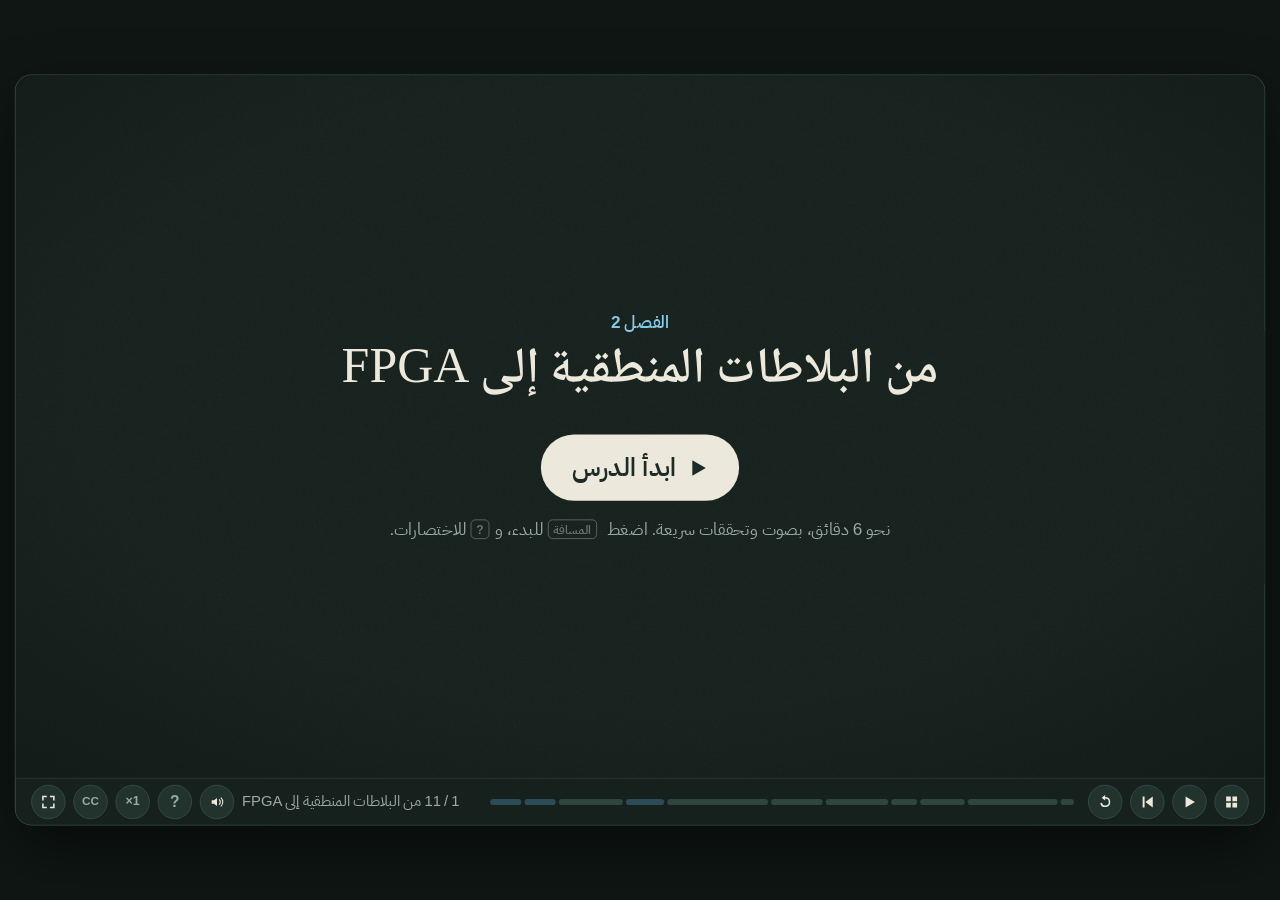
<file: site/fpga-ar/ch02/index.html>
<!doctype html>
<html lang="ar" dir="rtl">
<head>
<meta charset="utf-8">
<meta name="viewport" content="width=device-width, initial-scale=1">
<title>من البلاطات المنطقية إلى FPGA — الإلكترونيات الرقمية المتقدمة</title>
<link rel="stylesheet" href="../lib/engine.css">
<link rel="expect" href="#bar" blocking="render">
<style>
  .band .grid .row { grid-template-columns: 170px minmax(0, 1fr) 40px; }
  .band .grid .why { padding-left: 0; padding-right: 186px; }
  .screen .grid .row { grid-template-columns: 300px minmax(0, 1fr) 40px; }
  .screen .grid .why { padding-left: 0; padding-right: 316px; }
</style>
</head>
<body>
<script src="../lib/engine.js"></script>
<script src="audio/ar/timings.js"></script>
<script>
'use strict';
const CHAPTER = { number: 2, title: 'من البلاطات المنطقية إلى FPGA', minutes: 6, language: 'ar', next: '../ch03/' };

const LINK = COL.task, ON = COL.good, OFF = COL.bad, CFG = COL.whole, CHG = COL.int;
const flipA = a => a === 'start' ? 'end' : a === 'end' ? 'start' : a;
const mline = (p, parts, x, y, t0, fill = COL.chalk, size = 48, anchor = 'middle') => { const e = M(p, [].concat(parts), { x, y, size, fill, anchor: flipA(anchor), o: 0 }); show(e, t0); return e; };
const text = (p, str, x, y, t0, { size = 30, fill = COL.chalk, anchor = 'start', weight = 500 } = {}) => { const e = T(p, str, { x, y, size, fill, anchor: flipA(anchor), weight, o: 0 }); show(e, t0); return e; };
const box = (p, x, y, w, h, t0, colr = COL.chalk) => { const g = G(p, { o: 0 }); mk('rect', { x, y, width: w, height: h, rx: 10, fill: 'none', stroke: colr, 'stroke-width': 3.5 }, g); show(g, t0, .4); return g; };
const flow = (parent, y, x0, x1, t0, dur, n = 3, colr = ON) => {
  const dots = [];
  for (let i = 0; i < n; i++) { const g = G(parent, { x: x0, y, o: 0 }); mk('circle', { r: 5, fill: colr }, g); dots.push(g); }
  prog(q => { dots.forEach((d, i) => { st(d).x = x0 + ((q * 1.3 + i / n) % 1) * (x1 - x0); render(d); }); }, t0, dur, lin);
  dots.forEach(d => { show(d, t0, .3); hide(d, t0 + dur, .3); });
  return dots;
};
function icDie(p, x, y, w, h, t0, blank = true) {
  const g = G(p, { o: 0 });
  mk('rect', { x, y, width: w, height: h, rx: 10, fill: 'none', stroke: COL.chalk, 'stroke-width': 3.5 }, g);
  for (let i = 0; i < 5; i++) {
    mk('circle', { cx: x + (i + .5) * w / 5, cy: y - 12, r: 4, fill: COL.dim }, g);
    mk('circle', { cx: x + (i + .5) * w / 5, cy: y + h + 12, r: 4, fill: COL.dim }, g);
  }
  if (blank) for (let r = 0; r < 3; r++) for (let cc = 0; cc < 5; cc++)
    mk('rect', { x: x + 28 + cc * (w - 56) / 4 - 26, y: y + 30 + r * (h - 60) / 2 - 20, width: 52, height: 40, rx: 6, fill: 'none', stroke: COL.dim, 'stroke-width': 2 }, g);
  show(g, t0, .5);
  return g;
}
/* مصفوفة AND–OR: أعمدة مداخل رأسية، صفوف AND أفقية، وأعمدة مخارج */
function arrayPL(p, t0, andRows, outCols, programmableAnd, outNames = ['x', 'y', 'w']) {
  const inXs = [], rowYs = [], outXs = [], c = { rows: [], ins: [], outs: [], andLinks: [], orLinks: [] };
  const names = ['a', '!a', 'b', '!b', 'c', '!c'];
  names.forEach((n, i) => inXs.push(330 + i * 62));
  for (let i = 0; i < andRows; i++) rowYs.push(300 + i * 52);
  for (let j = 0; j < outCols; j++) outXs.push(950 + j * 90);
  // input pins and vertical rails
  names.forEach((n, i) => {
    const g = G(p, { o: 0 });
    mk('circle', { cx: inXs[i] - 26, cy: 240, r: 8, fill: 'none', stroke: COL.chalk, 'stroke-width': 3 }, g);
    T(g, n, { x: inXs[i] - 26, y: 208, size: 32, font: MATH, fill: COL.chalk, anchor: 'middle' });
    draw(path(g, `M${inXs[i] - 18} 240H${inXs[i]}`, { stroke: COL.chalk, 'stroke-width': 3 }, { d: 0 }), t0 + i * .12, .3);
    draw(path(p, `M${inXs[i]} 240V${rowYs[rowYs.length - 1] + 14}`, { stroke: COL.chalk, 'stroke-width': 3 }, { d: 0 }), t0 + .2 + i * .12, .5);
    c.ins.push(g); show(g, t0 + i * .12, .3);
  });
  // AND rows
  rowYs.forEach((y, i) => {
    const g = G(p, { o: 0 });
    draw(path(g, `M${inXs[0] - 20} ${y}H${outXs[outXs.length - 1] + 30}`, { stroke: COL.chalk, 'stroke-width': 3 }, { d: 0 }), t0 + 1 + i * .14, .4);
    mk('path', { d: `M${outXs[outXs.length - 1] + 34} ${y - 16}h26l-13 32z`, fill: 'none', stroke: COL.dim, 'stroke-width': 2.5 }, g);
    show(g, t0 + 1 + i * .14, .35);
    c.rows.push(g);
  });
  // links at crossings
  const link = (x, y, t, prog0) => {
    const g = G(p, { x, y, o: 0 });
    if (prog0) path(g, 'M-7 -7L7 7M7 -7L-7 7', { stroke: COL.dim, 'stroke-width': 2.5 });
    else mk('circle', { r: 5.5, fill: LINK }, g);
    show(g, t, .25);
    return g;
  };
  inXs.forEach((x, i) => { c.andLinks[i] = []; rowYs.forEach((y, r2) => { c.andLinks[i][r2] = link(x, y, t0 + 2 + (i * 6 + r2) * .03, programmableAnd); }); });
  // output columns and their programmable links
  outXs.forEach((x, j) => {
    draw(path(p, `M${x} ${rowYs[0] - 14}V640H${x + 60}`, { stroke: COL.chalk, 'stroke-width': 3 }, { d: 0 }), t0 + 3.2 + j * .2, .5);
    c.outs.push(mline(p, outNames[j], x + 74, 646, t0 + 3.5 + j * .2, COL.chalk, 36));
    rowYs.forEach((y, r2) => {
      const g = G(p, { x, y, o: 0 });
      path(g, 'M-7 -7L7 7M7 -7L-7 7', { stroke: COL.dim, 'stroke-width': 2.5 });
      show(g, t0 + 3.6 + j * .2 + r2 * .04, .25);
      if (!c.orLinks[j]) c.orLinks[j] = [];
      c.orLinks[j].push(g);
    });
  });
  c.planeLabels = [
    text(p, 'مصفوفة AND', 620, 258, t0 + 1.2, { size: 26, fill: COL.dim, anchor: 'middle', weight: 600 }),
    text(p, 'مصفوفة OR', 1020, 258, t0 + 3.2, { size: 26, fill: COL.dim, anchor: 'middle', weight: 600 }),
  ];
  c.inXs = inXs; c.rowYs = rowYs; c.outXs = outXs;
  return c;
}
// وصلة تتحول من X إلى نقطة موصلة
const connectX = (g, t0) => { const dot = mk('circle', { r: 7, fill: LINK }, g); st(dot).o = 0; tw(dot, { o: 1 }, t0, .3); pulse(g, t0, 1.2); };

const BEATS = [
  ['intro', 'من البلاطات المنطقية إلى FPGA', (m, D) => {
    const g = G(scene, { o: 0, y: 24 });
    T(g, 'الوحدة 1 · أساسيات FPGA · الفصل 2', { x: 800, y: 310, size: 28, fill: COL.dim, anchor: 'middle' });
    T(g, 'من البلاطات المنطقية إلى FPGA', { x: 800, y: 420, size: 76, weight: 600, anchor: 'middle' });
    T(g, 'PROM · PLA · CPLD · MUX · LUT', { x: 800, y: 505, size: 38, weight: 300, fill: COL.dim, anchor: 'middle' });
    tw(g, { o: 1, y: 0 }, .2, 1.1, out);
    const r = text(scene, 'كيف نمت رقاقة قابلة للبرمجة حتى صارت FPGA؟', 800, 620, m('sub'), { size: 34, fill: COL.dim, anchor: 'middle' });
    tw(g, { o: 0, y: -24 }, D - .9, .8); hide(r, D - .9, .8);
  }],

  ['prom', 'PROM كمنطق', (m, D) => {
    const p = panel(0);
    const c = arrayPL(p, .4, 4, 1, false, ['y']);
    const nFix = text(p, 'ثابتة: كل تركيبة تُفكَّك مسبقًا', 620, 660, m('fixed'), { size: 26, fill: COL.dim, anchor: 'middle', weight: 600 });
    // OR: the four product terms are all connected in a PROM
    [0, 1, 2, 3].forEach(r2 => connectX(c.orLinks[0][r2], m('prog') + r2 * .18));
    const nProg = text(p, 'قابلة للبرمجة: أنت تصل الحدود', 1020, 700, m('prog', 1), { size: 26, fill: LINK, anchor: 'middle', weight: 600 });
    hide(nFix, m('sop'), .3); hide(nProg, m('sop', .2), .3);
    const eq1 = mline(p, 'y = (a & !b & c) | (!a & b & c)', 800, 750, m('sop', .4), COL.chalk, 40);
    const eq2 = mline(p, '| (a & !b & !c) | (a & !b & c)', 800, 800, m('sop', 1), COL.chalk, 40);
    text(p, 'حدٌّ = حاصل ضرب رموز · والمجموع = مجموع الحواصل', 620, 660, m('sop', 1.4), { size: 25, fill: COL.dim, anchor: 'middle' });
    hide(eq1, m('limit', 1.2), .3); hide(eq2, m('limit', 1.2), .3);
    text(p, 'التكلفة: كل تركيبة تُفكَّك دائمًا — مداخل قليلة فقط', 800, 770, m('limit', 1.4), { size: 29, fill: OFF, anchor: 'middle', weight: 600 });
  }],

  ['pla', 'PLA: المصفوفتان معًا', (m, D) => {
    const p = panel(0);
    const c = arrayPL(p, .4, 3, 3, true, ['x', 'y', 'w']);
    const nBoth = text(p, 'AND قابلة للبرمجة أيضًا: اربط ما تحتاجه فقط', 620, 680, m('both'), { size: 26, fill: LINK, anchor: 'middle', weight: 600 });
    [[0, 0], [0, 1], [2, 0], [2, 1], [3, 2], [4, 0], [5, 1], [5, 2]].forEach(([col, row], i) => connectX(c.andLinks[col][row], m('both') + .3 + i * .1));
    [0, 1, 2].forEach(j => [0, 1].forEach(r2 => connectX(c.orLinks[j][r2], m('eqs') + j * .2 + r2 * .1)));
    hide(nBoth, m('eqs', .8), .3);
    text(p, 'عدد دوال AND مستقل عن عدد المداخل — أضف صفًا تحصل على حدّ جديد', 620, 680, m('eqs', 1), { size: 26, fill: COL.chalk, anchor: 'middle', weight: 600 });
    mline(p, 'x = (a & b & c) | (!b & !c)', 340, 780, m('eqs'), COL.chalk, 34, 'start');
    mline(p, 'y = (a & b & c)', 340, 830, m('eqs', .4), COL.chalk, 34, 'start');
    mline(p, 'w = (a & c) | (!b & !c)', 340, 880, m('eqs', .8), COL.chalk, 34, 'start');
  }],

  ['cpld', 'CPLD', (m, D) => {
    const p = panel(0);
    const blocks = [];
    [[220, 300], [620, 300], [420, 560]].forEach(([x, y], i) => {
      const g = box(p, x, y, 280, 160, .4 + i * .2, COL.dim);
      T(p, 'كتلة PLA', { x: x + 140, y: y + 90, size: 28, fill: COL.dim, anchor: 'middle', o: 0 });
      show(T(p, 'كتلة PLA', { x: x + 140, y: y + 90, size: 28, fill: COL.dim, anchor: 'middle' }), .8 + i * .2, .3);
      blocks.push(g);
    });
    const mesh = G(p, { o: 0 });
    [[500, 380, 620, 380], [360, 460, 420, 560], [760, 460, 700, 560], [500, 460, 420, 460]].forEach(([x1, y1, x2, y2], i) =>
      draw(path(mesh, `M${x1} ${y1}L${x2} ${y2}`, { stroke: CFG, 'stroke-width': 3, 'stroke-dasharray': '10 8' }, { d: 0 }), m('blocks') + i * .15, .4));
    show(mesh, m('blocks'), .4);
    text(p, 'وصلات قابلة للبرمجة تجمع الكتل على الرقاقة نفسها', 800, 790, m('blocks', 1), { size: 29, fill: CFG, anchor: 'middle', weight: 600 });
  }],

  ['sram', 'FPGAs قائمة على SRAM', (m, D) => {
    const p = panel(0);
    const die = icDie(p, 320, 300, 380, 260, .4);
    const lab1 = text(p, 'فكرة جديدة تُجرَّب في دقائق — والمعايير تتطور بسهولة', 800, 640, m('adv'), { size: 28, fill: ON, anchor: 'middle', weight: 600 });
    pulse(die, m('adv', .5), 1.04);
    const s1 = T(p, 'اختبار ذاتي', { x: 510, y: 445, size: 30, fill: CHG, anchor: 'middle', weight: 700, o: 0 });
    show(s1, m('selftest'), .4); pulse(s1, m('selftest', .4), 1.15);
    hide(s1, m('selftest', 2.6), .4);
    const s2 = T(p, 'المهمة الأساسية', { x: 510, y: 445, size: 30, fill: CFG, anchor: 'middle', weight: 700, o: 0 });
    show(s2, m('selftest', 2.8), .4); pulse(s2, m('selftest', 3.2), 1.15);
    const bootNote = text(p, 'تُبرمَج عند الإقلاع لاختبار اللوحة، ثم يُعاد برمجتها لمهمتها', 800, 640, m('selftest', 1.2), { size: 28, fill: COL.chalk, anchor: 'middle', weight: 600 });
    hide(lab1, m('selftest', 1.1), .3);
    hide(s2, m('cost', -.2), .3);
    const mem = box(p, 900, 330, 240, 180, m('cost'), CFG);
    T(p, 'ذاكرة إعداد خارجية', { x: 1020, y: 425, size: 24, fill: CFG, anchor: 'middle', o: 0 });
    show(T(p, 'ذاكرة إعداد خارجية', { x: 1020, y: 425, size: 24, fill: CFG, anchor: 'middle' }), m('cost', .4), .4);
    draw(path(p, 'M900 420H704', { stroke: CFG, 'stroke-width': 4 }, { d: 0 }), m('cost', .8), .5);
    flow(p, 420, 890, 710, m('cost', 1.3), 2.5, 3, CFG);
    hide(bootNote, m('cost', 1.4), .3);
    text(p, 'الثمن: الإعداد يضيع بانقطاع الطاقة — تُحمَّل من ذاكرة خارجية عند كل تشغيل', 800, 640, m('cost', 1.6), { size: 28, fill: OFF, anchor: 'middle', weight: 600 });
  }],

  ['mux', 'الكتلة المنطقية: طريقة MUX', (m, D) => {
    const p = panel(0);
    const mux = (x, y, w, h, t0) => { const g = G(p, { o: 0 }); mk('path', { d: `M${x} ${y}h${w / 2}l${w / 2} ${h / 2}l-${w / 2} ${h / 2}h-${w / 2}z`, fill: 'none', stroke: COL.chalk, 'stroke-width': 3.5 }, g); show(g, t0, .4); return g; };
    text(p, 'y = (a & b) | c', 800, 200, .3, { size: 40, fill: COL.chalk, anchor: 'middle' });
    mux(430, 300, 160, 160, m('build'));
    mux(430, 540, 160, 160, m('build', .3));
    mux(830, 420, 220, 220, m('build', .8));
    draw(path(p, 'M660 380Q740 380 830 470', { stroke: COL.chalk, 'stroke-width': 3 }, { d: 0 }), m('build', 1.1), .5);
    draw(path(p, 'M660 620Q740 620 830 590', { stroke: COL.chalk, 'stroke-width': 3 }, { d: 0 }), m('build', 1.3), .5);
    draw(path(p, 'M1050 530H1200', { stroke: COL.chalk, 'stroke-width': 3 }, { d: 0 }), m('build', 1.5), .4);
    mline(p, 'y', 1235, 542, m('build', 1.7), COL.chalk, 38);
    // inputs: signals or constants
    mline(p, 'a', 350, 380, m('build', 2), ON, 32);
    mline(p, 'b', 350, 620, m('build', 2.1), ON, 32);
    draw(path(p, 'M350 530Q390 530 390 560Q390 590 430 590', { stroke: COL.dim, 'stroke-width': 3 }, { d: 0 }), m('build', 2.2), .5);
    mline(p, 'c', 330, 530, m('build', 2.3), ON, 32);
    text(p, 'كل مدخل: 0 أو 1 أو إشارة صحيحة أو معكوسة', 800, 780, m('route'), { size: 29, fill: CFG, anchor: 'middle', weight: 600 });
    flow(p, 380, 380, 640, m('route', .5), 3, 3);
    flow(p, 380, 620, 640, m('route', .8), 3, 3);
  }],

  ['lut', 'الكتلة المنطقية: LUT', (m, D) => {
    const p = panel(0);
    text(p, 'y = (a & b) | c', 380, 190, .3, { size: 38, fill: COL.chalk, anchor: 'middle' });
    // selector lines
    ['a', 'b', 'c'].forEach((n, i) => {
      mline(p, n, 120, 300 + i * 110, .5 + i * .15, ON, 32);
      draw(path(p, `M140 ${300 + i * 110}H330`, { stroke: COL.chalk, 'stroke-width': 3 }, { d: 0 }), .6 + i * .15, .4);
    });
    // 8 SRAM cells
    const vals = ['0', '1', '0', '1', '0', '1', '1', '1'];
    const cells = [];
    for (let i = 0; i < 8; i++) {
      const g = G(p, { x: 400, y: 260 + i * 55, o: 0 });
      mk('rect', { x: -30, y: -21, width: 60, height: 42, rx: 6, fill: 'none', stroke: CFG, 'stroke-width': 3 }, g);
      T(g, vals[i], { size: 30, fill: CFG, anchor: 'middle', weight: 700 });
      show(g, m('table') + i * .1, .3);
      cells.push(g);
    }
    text(p, 'خلايا SRAM: النتيجة محمّلة مسبقًا', 560, 210, m('table'), { size: 25, fill: CFG, anchor: 'middle', weight: 600 });
    // transmission gates cascade to output
    draw(path(p, 'M460 285H620V410H700', { stroke: COL.chalk, 'stroke-width': 3 }, { d: 0 }), m('table', 1), .5);
    draw(path(p, 'M700 410H790', { stroke: COL.chalk, 'stroke-width': 5 }, { d: 0 }), m('table', 1.4), .4);
    mline(p, 'y', 830, 422, m('table', 1.6), COL.chalk, 38);
    // DE-2: the 4-input flow
    text(p, 'لوحة DE-2 · داخل LUT واحدة', 1180, 190, m('flow'), { size: 30, fill: COL.chalk, anchor: 'middle', weight: 600 });
    mline(p, 'A B C D = 1 0 1 0', 1180, 250, m('flow', .4), CHG, 34);
    const path41 = path(p, 'M1180 290V430', { stroke: CHG, 'stroke-width': 4, 'stroke-dasharray': '12 9' }, { d: 0 });
    draw(path41, m('flow', .8), .7);
    flow(p, 430, 1180, 1180, m('flow', 1.2), 3, 4, CHG);
    mline(p, 'X فورًا — بدل شرائح 7400 كاملة', 1180, 490, m('flow', 2), ON, 30);
    // the board numbers
    const die = icDie(p, 950, 570, 300, 220, m('board'));
    text(p, 'Cyclone EP2C35', 1100, 660, m('board', .4), { size: 26, fill: COL.chalk, anchor: 'middle', weight: 600 });
    mline(p, '33,216 LUT', 1100, 710, m('board', .7), LINK, 34);
    mline(p, '475 طرف I/O', 1100, 755, m('board', 1), LINK, 34);
    // volatility
    const volLab = text(p, 'متطايرة: عند كل تشغيل تُعاد تهيئة الجداول والوصلات والسجلات', 800, 830, m('vol'), { size: 28, fill: OFF, anchor: 'middle', weight: 600 });
    cells.forEach((g, i) => { if (i % 3 === 0) pulse(g, m('vol', .3 + i * .05), 1.1); });
  }],

  ['q1', 'تحقّق سريع', () => { panel(0); }, { ask: done => quiz(BAND, [{
    id: 'c-arrays', prompt: ['أي مصفوفات قابلة للبرمجة في كل بلاطة؟'],
    build: grid([
      { parts: ['PROM'], ans: ['or'], why: 'AND ثابتة تُفكِّك كل تركيبة؛ OR وحدها قابلة للبرمجة.' },
      { parts: ['PLA'], ans: ['and', 'or'], why: 'في PLA المصفوفتان كلتاهما قابلتان للبرمجة.' },
    ], [['and', 'AND', OFF], ['or', 'OR', ON]]),
  }], done) }],

  ['wrap', 'خلاصة', (m) => {
    const p = panel(0);
    const rows = [
      ['PROM: AND ثابتة + OR قابلة للبرمجة — حدود كثيرة ومداخل قليلة.', 'w1', LINK],
      ['PLA: المصفوفتان معًا؛ وCPLD كتلٌ منها على رقاقة واحدة.', 'w2', CFG],
      ['الكتلة المنطقية: MUX أو LUT — والـLUT هي التي تسود.', 'w3', CHG],
      ['أغلب FPGAs على SRAM: سريعة التجديد، وتقلع من ذاكرة خارجية.', 'end', ON],
    ];
    rows.forEach(([str, mark, colr], i) => {
      const g = G(p, { x: 16, y: 230 + i * 150, o: 0 });
      mk('circle', { cx: 210, cy: -12, r: 26, fill: colr }, g);
      T(g, String(i + 1), { x: 210, y: -1, size: 30, fill: COL.board, weight: 700, anchor: 'middle' });
      T(g, str, { x: 280, size: 33, weight: 500, fill: COL.chalk, anchor: 'end' });
      tw(g, { o: 1, x: 0 }, m(mark), .6);
    });
  }],

  ['final1', 'تدريب الفصل', () => { panel(0); }, { ask: done => quiz(SCREEN, [
    { id: 'p-pld', prompt: ['علّم كل صفّ بما ينطبق عليه.'],
      build: grid([
        { parts: ['PROM'], ans: ['decodes'], why: 'تفكيك كل تركيبة دائمًا: مداخل قليلة، وحدود كثيرة متاحة.' },
        { parts: ['PLA'], ans: ['free'], why: 'عدد دوال AND مستقل عن عدد المداخل.' },
        { parts: ['CPLD'], ans: ['blocks'], why: 'كتل شبيهة بـPLA تجمعها وصلات قابلة للبرمجة.' },
      ], [['decodes', 'تفكِّك كل تركيبة', OFF], ['free', 'عدد حدود حر', ON], ['blocks', 'كتل على رقاقة', CHG]], { text: true }) },
    { id: 'p-many', prompt: ['دالة بثلاثة مداخل واثني عشر حدًّا. أي بلاطة تناسبها أكثر؟'],
      build: choice([
        'PROM — حدود كثيرة ومداخلها قليلة أصلًا',
        'PLA بصفوف قليلة',
        'CPLD بكتلة واحدة',
        'antifuse وحده يكفي',
      ], 0, 'صحيح: PROM تفكِّك ثلاثة مداخل إلى ثماني تركيبات وتنفذ أي عدد حدود — المشكلة تبدأ مع المداخل الكثيرة.', [
        null, 'صفوف PLA محدودة بعدد دوال AND الموجودة فعليًا.',
        'CPLD يجمع كتلًا، لكن بلاطته الداخلية تبقى محدودة الحدود.',
        'الـantifuse تقنية برمجة، لا بنية منطقية.']) },
    { id: 'p-vol', prompt: ['ماذا يحدث لجداول LUT عند انقطاع الطاقة؟'],
      build: choice([
        'تُفقد، ويُعاد تحميلها من الذاكرة الخارجية عند التشغيل',
        'تبقى محفوظة إلى الأبد',
        'تتحول تلقائيًا إلى antifuse',
        'تُمحى بالأشعة البنفسجية',
      ], 0, 'صحيح: خلايا SRAM متطايرة — لذا يقلع الـFPGA بتحميل الإعداد من جديد.', [
        null, 'هذه خاصية الذاكرات غير المتطايرة، لا SRAM.',
        'لا تحويل بين تقنيات البرمجة تلقائيًا.',
        'الـUV يمحو EPROM، ولا علاقة له بجداول LUT.']) },
  ], done, 'تدريب الفصل') }],

  ['finish', 'انتهى', () => { panel(0); }, { ask: finishCard }],
].map(([id, title, run, extra]) => ({ id, title, run, ...extra }));

boot();
</script>
</body>
</html>
</file>
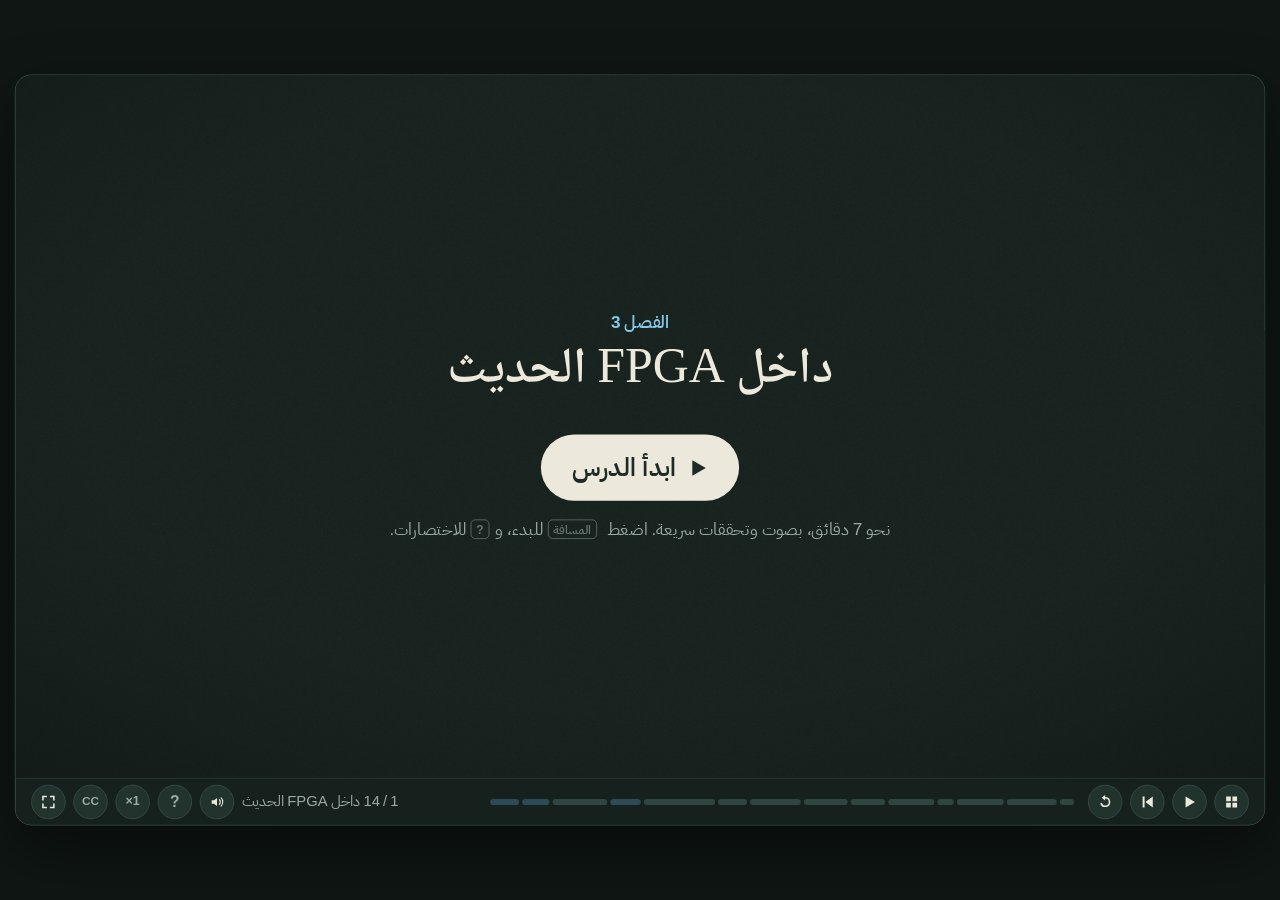
<file: site/fpga-ar/ch03/index.html>
<!doctype html>
<html lang="ar" dir="rtl">
<head>
<meta charset="utf-8">
<meta name="viewport" content="width=device-width, initial-scale=1">
<title>داخل FPGA الحديث — الإلكترونيات الرقمية المتقدمة</title>
<link rel="stylesheet" href="../lib/engine.css">
<link rel="expect" href="#bar" blocking="render">
<style>
  .band .grid .row { grid-template-columns: 170px minmax(0, 1fr) 40px; }
  .band .grid .why { padding-left: 0; padding-right: 186px; }
  .screen .grid .row { grid-template-columns: 300px minmax(0, 1fr) 40px; }
  .screen .grid .why { padding-left: 0; padding-right: 316px; }
</style>
</head>
<body>
<script src="../lib/engine.js"></script>
<script src="audio/ar/timings.js"></script>
<script>
'use strict';
const CHAPTER = { number: 3, title: 'داخل FPGA الحديث', minutes: 7, language: 'ar' };

const LINK = COL.task, ON = COL.good, OFF = COL.bad, CFG = COL.whole, CHG = COL.int;
const flipA = a => a === 'start' ? 'end' : a === 'end' ? 'start' : a;
const mline = (p, parts, x, y, t0, fill = COL.chalk, size = 48, anchor = 'middle') => { const e = M(p, [].concat(parts), { x, y, size, fill, anchor: flipA(anchor), o: 0 }); show(e, t0); return e; };
const text = (p, str, x, y, t0, { size = 30, fill = COL.chalk, anchor = 'start', weight = 500 } = {}) => { const e = T(p, str, { x, y, size, fill, anchor: flipA(anchor), weight, o: 0 }); show(e, t0); return e; };
const box = (p, x, y, w, h, t0, colr = COL.chalk, lw = 3.5) => { const g = G(p, { o: 0 }); mk('rect', { x, y, width: w, height: h, rx: 10, fill: 'none', stroke: colr, 'stroke-width': lw }, g); show(g, t0, .4); return g; };
const flow = (parent, y, x0, x1, t0, dur, n = 3, colr = ON) => {
  const dots = [];
  for (let i = 0; i < n; i++) { const g = G(parent, { x: x0, y, o: 0 }); mk('circle', { r: 5, fill: colr }, g); dots.push(g); }
  prog(q => { dots.forEach((d, i) => { st(d).x = x0 + ((q * 1.3 + i / n) % 1) * (x1 - x0); render(d); }); }, t0, dur, lin);
  dots.forEach(d => { show(d, t0, .3); hide(d, t0 + dur, .3); });
  return dots;
};
const wave = (p, x0, y, periods, cell, t0, colr, dur = 1) => {
  // موجة مربعة: periods دورة، عرض الدورة cell بكسل
  let d = `M${x0} ${y}`;
  for (let i = 0; i < periods; i++) d += `H${x0 + i * cell + cell * .5}V${y - 36}H${x0 + (i + 1) * cell}V${y}`;
  return draw(path(p, d, { stroke: colr, 'stroke-width': 3 }, { d: 0 }), t0, dur);
};

const BEATS = [
  ['intro', 'داخل FPGA الحديث', (m, D) => {
    const g = G(scene, { o: 0, y: 24 });
    T(g, 'الوحدة 1 · أساسيات FPGA · الفصل 3', { x: 800, y: 310, size: 28, fill: COL.dim, anchor: 'middle' });
    T(g, 'داخل FPGA الحديث', { x: 800, y: 420, size: 84, weight: 600, anchor: 'middle' });
    T(g, 'من الخلية المنطقية حتى ملف الإعداد', { x: 800, y: 505, size: 38, weight: 300, fill: COL.dim, anchor: 'middle' });
    tw(g, { o: 1, y: 0 }, .2, 1.1, out);
    const r = text(scene, 'جولة في معمارية الرقاقة: الخلايا، الذاكرات، الساعة، والأطراف', 800, 620, m('sub'), { size: 34, fill: COL.dim, anchor: 'middle' });
    tw(g, { o: 0, y: -24 }, D - .9, .8); hide(r, D - .9, .8);
  }],

  ['lc', 'الخلية المنطقية LC', (m, D) => {
    const p = panel(0);
    text(p, 'Xilinx: الخلية المنطقية LC', 800, 190, .3, { size: 30, fill: COL.chalk, anchor: 'middle', weight: 600 });
    box(p, 350, 250, 900, 420, .5);
    const lut = box(p, 610, 300, 280, 160, m('lut'), CFG);
    T(p, 'LUT ×4', { x: 750, y: 385, size: 34, fill: CFG, anchor: 'middle', weight: 700, o: 0 });
    show(T(p, 'LUT ×4', { x: 750, y: 385, size: 34, fill: CFG, anchor: 'middle', weight: 700 }), m('lut', .3), .3);
    const lutSpec = mline(p, '16×1 RAM · إزاحة 16 بت', 750, 500, m('lut', .8), CFG, 28);
    // four inputs
    for (let i = 0; i < 4; i++) draw(path(p, `M460 ${330 + i * 34}H610`, { stroke: ON, 'stroke-width': 3 }, { d: 0 }), m('lut', .2) + i * .1, .3);
    text(p, '4 مداخل', 430, 330, m('lut', .5), { size: 24, fill: ON, anchor: 'middle' });
    // mux + register
    const mx = box(p, 920, 320, 110, 110, m('reg'), COL.dim, 2.5);
    T(p, 'MUX', { x: 975, y: 385, size: 24, fill: COL.dim, anchor: 'middle', o: 0 });
    show(T(p, 'MUX', { x: 975, y: 385, size: 24, fill: COL.dim, anchor: 'middle' }), m('reg', .3), .3);
    draw(path(p, 'M890 385H920', { stroke: COL.chalk, 'stroke-width': 3 }, { d: 0 }), m('reg', .2), .3);
    const reg = box(p, 1060, 300, 140, 150, m('reg', .5), CHG);
    T(p, 'سجل', { x: 1130, y: 370, size: 28, fill: CHG, anchor: 'middle', weight: 700, o: 0 });
    show(T(p, 'سجل', { x: 1130, y: 370, size: 28, fill: CHG, anchor: 'middle', weight: 700 }), m('reg', .9), .3);
    hide(lutSpec, m('reg', 1.1), .3);
    text(p, 'flip-flop أو latch · قطبية الساعة وenable وreset قابلة للضبط', 800, 500, m('reg', 1.3), { size: 25, fill: COL.dim, anchor: 'middle' });
    draw(path(p, 'M1030 385H1060', { stroke: COL.chalk, 'stroke-width': 3 }, { d: 0 }), m('reg', .7), .3);
    // fast carry
    draw(path(p, 'M350 620H1250', { stroke: LINK, 'stroke-width': 4, 'stroke-dasharray': '14 10' }, { d: 0 }), m('carry'), .6);
    text(p, 'منطق حمل سريع للعمليات الحسابية', 800, 690, m('carry', .5), { size: 26, fill: LINK, anchor: 'middle', weight: 600 });
  }],

  ['slice', 'الهرمية: slice وCLB', (m, D) => {
    const p = panel(0);
    // two LCs -> slice
    const lc = (x, y, t0) => { const g = box(p, x, y, 130, 90, t0, CFG, 2.5); return g; };
    lc(260, 300, .4); lc(410, 300, .5);
    text(p, 'LC', 325, 355, .6, { size: 24, fill: CFG, anchor: 'middle', weight: 700 });
    text(p, 'LC', 475, 355, .7, { size: 24, fill: CFG, anchor: 'middle', weight: 700 });
    box(p, 240, 270, 320, 150, m('two'), COL.chalk);
    const sl = T(p, 'slice', { x: 400, y: 465, size: 28, fill: COL.chalk, anchor: 'middle', weight: 700, o: 0 });
    show(sl, m('two', .5), .3);
    // 4 slices -> CLB
    for (let i = 0; i < 4; i++) {
      box(p, 660 + i * 100, 290, 84, 110, m('clb') + i * .12, COL.dim, 2.5);
      if (i) draw(path(p, `M${660 + i * 100 - 16} 345H${660 + i * 100}`, { stroke: COL.dim, 'stroke-width': 2.5 }, { d: 0 }), m('clb', .5), .2);
    }
    box(p, 640, 260, 430, 170, m('clb', .8));
    const clb = T(p, 'CLB', { x: 855, y: 470, size: 30, fill: COL.chalk, anchor: 'middle', weight: 700, o: 0 });
    show(clb, m('clb', 1.2), .3);
    text(p, 'شرائح: اثنتان أو أربع', 855, 515, m('clb', 1.5), { size: 24, fill: COL.dim, anchor: 'middle' });
    // the sea of interconnect
    const sea = G(p, { o: 0 });
    for (let r = 0; r < 3; r++) for (let cc = 0; cc < 4; cc++)
      mk('rect', { x: 380 + cc * 240, y: 590 + r * 90, width: 130, height: 60, rx: 8, fill: 'none', stroke: CFG, 'stroke-width': 2.5 }, sea);
    for (let r = 0; r < 3; r++) for (let cc = 0; cc < 3; cc++)
      draw(path(sea, `M${510 + cc * 240} ${620 + r * 90}H${620 + cc * 240}`, { stroke: COL.faint, 'stroke-width': 2, 'stroke-dasharray': '8 7' }, { d: 0 }), m('sea', .6) + (r * 3 + cc) * .05, .3);
    for (let r = 0; r < 2; r++) draw(path(sea, `M445 ${650 + r * 90}V${680 + r * 90}`, { stroke: COL.faint, 'stroke-width': 2, 'stroke-dasharray': '8 7' }, { d: 0 }), m('sea', 1), .3);
    show(sea, m('sea', .5), .5);
    text(p, 'جزر CLBs في بحر من الوصلات القابلة للبرمجة', 800, 860, m('sea', 1.3), { size: 28, fill: CFG, anchor: 'middle', weight: 600 });
  }],

  ['lab', 'أسماء Altera', (m, D) => {
    const p = panel(0);
    text(p, 'المفهوم واحد — والأسماء لكل بائع', 800, 230, .3, { size: 32, fill: COL.chalk, anchor: 'middle', weight: 600 });
    box(p, 280, 320, 420, 260, .6);
    text(p, 'Xilinx', 490, 390, .9, { size: 30, fill: CFG, anchor: 'middle', weight: 700 });
    mline(p, 'LC → slice → CLB', 490, 470, 1.3, COL.chalk, 36);
    box(p, 900, 320, 420, 260, 1.8);
    text(p, 'Altera', 1110, 390, 2.1, { size: 30, fill: CFG, anchor: 'middle', weight: 700 });
    mline(p, 'LE → LAB', 1110, 470, 2.5, COL.chalk, 36);
    const eq = T(p, '=', { x: 800, y: 480, size: 60, fill: LINK, anchor: 'middle', weight: 700, o: 0 });
    show(eq, m('names'), .4); pulse(eq, m('names', .4), 1.2);
    text(p, 'خلية منطقية ثم كتلة — عند كل بائع اسمها', 800, 680, m('names', .8), { size: 27, fill: COL.dim, anchor: 'middle' });
  }],

  ['distr', 'ذاكرة موزعة وسجلات إزاحة', (m, D) => {
    const p = panel(0);
    // 4 LUTs merging into a RAM bar
    const luts = [];
    for (let i = 0; i < 4; i++) { const g = box(p, 260 + i * 110, 300, 90, 80, .4 + i * .12, CFG, 2.5); luts.push(g); }
    text(p, 'LUTات CLB واحدة', 470, 430, 1, { size: 24, fill: CFG, anchor: 'middle' });
    const ram = box(p, 760, 290, 380, 100, m('ram'), LINK);
    mline(p, '16×8 · 32×4 · 64×2 · 128×1', 950, 350, m('ram', .5), LINK, 30);
    text(p, 'أحادية المنفذ أو ثنائيته', 950, 430, m('ram', 1), { size: 24, fill: COL.dim, anchor: 'middle' });
    for (let i = 0; i < 4; i++) draw(path(p, `M${305 + i * 110} 380Q${305 + i * 110} 340 760 340`, { stroke: COL.faint, 'stroke-width': 2.5 }, { d: 0 }), m('ram', .2) + i * .1, .4);
    // shift register chain
    const sq = [];
    for (let i = 0; i < 8; i++) {
      const g = G(p, { x: 340 + i * 100, y: 560, o: 0 });
      mk('rect', { x: -32, y: -24, width: 64, height: 48, rx: 8, fill: 'none', stroke: CHG, 'stroke-width': 3 }, g);
      sq.push(g); show(g, m('shift') + i * .09, .3);
    }
    const bit = G(p, { x: 340, y: 560, o: 0 });
    mk('circle', { r: 9, fill: CHG }, bit);
    show(bit, m('shift', 1), .3);
    prog(q => { st(bit).x = 340 + Math.round(q * 7) * 100; render(bit); }, m('shift', 1.2), 3, lin);
    text(p, 'كل LUT سجل إزاحة 16 بت — تُسلسل حتى 128 بتًا', 740, 680, m('shift', 1.6), { size: 26, fill: CHG, anchor: 'middle', weight: 600 });
  }],

  ['embed', 'كتل مدمجة وMAC', (m, D) => {
    const p = panel(0);
    // chip top view with RAM columns
    box(p, 300, 270, 460, 400, .4);
    for (let i = 0; i < 3; i++) { const g = box(p, 360 + i * 110, 320, 50, 300, .7 + i * .12, CFG, 2.5); pulse(g, 1 + i * .15, 1.05); }
    text(p, 'أعمدة كتل RAM مدمجة', 530, 710, 1.5, { size: 25, fill: CFG, anchor: 'middle', weight: 600 });
    // MAC: x, Σ, accumulator
    const mul = box(p, 900, 300, 200, 120, m('mac'), LINK);
    T(p, '×', { x: 1000, y: 378, size: 56, fill: LINK, anchor: 'middle', weight: 700, o: 0 });
    show(T(p, '×', { x: 1000, y: 378, size: 56, fill: LINK, anchor: 'middle', weight: 700 }), m('mac', .3), .3);
    mline(p, 'a', 900, 290, m('mac', .1), ON, 30);
    mline(p, 'b', 1100, 290, m('mac', .2), ON, 30);
    draw(path(p, 'M1000 420V470', { stroke: COL.chalk, 'stroke-width': 3 }, { d: 0 }), m('mac', .4), .3);
    const acc = box(p, 920, 470, 160, 110, m('mac', .6), CHG);
    T(p, 'Σ', { x: 1000, y: 542, size: 50, fill: CHG, anchor: 'middle', weight: 700, o: 0 });
    show(T(p, 'Σ', { x: 1000, y: 542, size: 50, fill: CHG, anchor: 'middle', weight: 700 }), m('mac', .9), .3);
    draw(path(p, 'M1080 525H1160', { stroke: COL.chalk, 'stroke-width': 3 }, { d: 0 }), m('mac', 1.1), .3);
    mline(p, 'مجامعة', 1250, 537, m('mac', 1.3), COL.chalk, 30);
    text(p, 'MAC: اضرب ثم أضف إلى مجامعة جارية — قلب تطبيقات DSP', 800, 660, m('mac', 1.8), { size: 28, fill: COL.chalk, anchor: 'middle', weight: 600 });
  }],

  ['tree', 'شجرة الساعة', (m, D) => {
    const p = panel(0);
    mline(p, 'CLK', 170, 330, .3, CHG, 32);
    // long single path (bad)
    draw(path(p, 'M220 330H1250', { stroke: OFF, 'stroke-width': 3.5 }, { d: 0 }), .5, .8);
    [[350, 0], [650, 0], [950, 0], [1250, 0]].forEach(([x], i) => {
      draw(path(p, `M${x} 330V250`, { stroke: OFF, 'stroke-width': 3 }, { d: 0 }), .9 + i * .12, .3);
      mk('rect', { x: x - 26, y: 200, width: 52, height: 44, rx: 6, fill: 'none', stroke: OFF, 'stroke-width': 2.5 }, p);
      mline(p, 'ns', x, 190, 1.6 + i * .2, OFF, 22);
    });
    const t1 = text(p, 'مسار واحد طويل: كل ماسكة تراها في وقت مختلف', 800, 440, 2.4, { size: 27, fill: OFF, anchor: 'middle', weight: 600 });
    // the tree (good)
    const tree = G(p, { o: 0 });
    draw(path(tree, 'M220 620H420', { stroke: ON, 'stroke-width': 4 }, { d: 0 }), m('tree'), .4);
    draw(path(tree, 'M420 540V700M420 540H760M420 700H760', { stroke: ON, 'stroke-width': 4 }, { d: 0 }), m('tree', .3), .5);
    draw(path(tree, 'M760 500V740M760 500H1080M760 620H1080M760 740H1080', { stroke: ON, 'stroke-width': 4 }, { d: 0 }), m('tree', .6), .6);
    show(tree, m('tree'), .3);
    [[1080, 500], [1080, 620], [1080, 740]].forEach(([x, y], i) => {
      const g = G(p, { x: x + 30, y: y - 22, o: 0 });
      mk('rect', { width: 52, height: 44, rx: 6, fill: 'none', stroke: ON, 'stroke-width': 2.5 }, g);
      show(g, m('tree', 1.1) + i * .1, .3);
    });
    text(p, 'جذع، ففروع، والأوراق flip-flops', 800, 560, m('tree', 1.5), { size: 26, fill: COL.dim, anchor: 'middle' });
    hide(t1, m('skew', -.4), .3);
    text(p, 'الشجرة: الجميع يرى الساعة معًا', 800, 440, m('skew'), { size: 28, fill: ON, anchor: 'middle', weight: 600 });
    text(p, 'ns = زمن وصول مختلف عند كل ماسكة — skew', 800, 140, m('skew', .6), { size: 24, fill: OFF, anchor: 'middle' });
  }],

  ['mgr', 'مدير الساعة', (m, D) => {
    const p = panel(0);
    // jitter: fuzzy -> clean
    text(p, 'إزالة الارتجاج', 400, 250, .4, { size: 26, fill: COL.dim, anchor: 'middle', weight: 600 });
    const jit = G(p, { o: 0 });
    for (let i = 0; i < 3; i++) {
      let d = `M200 ${350 + i * 7}H300`;
      for (let k = 0; k < 4; k++) d += `V${310 + i * 7}H${340 + k * 40}V${350 + i * 7}H${360 + k * 40}`;
      draw(path(jit, d, { stroke: OFF, 'stroke-width': 2.5, opacity: .8 }, { d: 0 }), .6 + i * .1, .6);
    }
    show(jit, .6, .3);
    draw(path(p, 'M560 345H620', { stroke: COL.dim, 'stroke-width': 3 }, { d: 0 }), m('jitter'), .3);
    wave(p, 640, 345, 4, 45, m('jitter', .3), ON, .7);
    text(p, 'ساعة ضبابية ← بنات نظيفة', 400, 450, m('jitter', 1), { size: 25, fill: ON, anchor: 'middle', weight: 600 });
    // frequency synthesis
    text(p, 'توليد الترددات', 1150, 250, m('freq', -.5), { size: 26, fill: COL.dim, anchor: 'middle', weight: 600 });
    wave(p, 980, 330, 3, 60, m('freq'), COL.chalk, .5);
    wave(p, 980, 430, 6, 30, m('freq', .5), CHG, .5);
    wave(p, 980, 530, 1.5, 120, m('freq', 1), CFG, .5);
    mline(p, 'f', 1440, 330, m('freq', .4), COL.chalk, 28);
    mline(p, '2f', 1440, 430, m('freq', .9), CHG, 28);
    mline(p, 'f/2', 1440, 530, m('freq', 1.4), CFG, 28);
    // phase
    text(p, 'إزاحة الطور', 400, 560, m('phase', -.5), { size: 26, fill: COL.dim, anchor: 'middle', weight: 600 });
    [[0, COL.chalk, '0°'], [1, CHG, '90°'], [2, CFG, '180°'], [3, OFF, '270°']].forEach(([n, colr, lab], k) => {
      const g = G(p, { o: 0 });
      const x0 = 170 + (k % 2) * 260, y0 = 640 + Math.floor(k / 2) * 110, cellW = 180, lag = k * (cellW / 4);
      // موجة مربعة تبقى منخفضة أولّ lag بكسل: تأخير الطور
      let dd = `M${x0} ${y0}H${x0 + 20 + lag}`;
      for (let c2 = 0; c2 < 2; c2++) dd += `V${y0 - 40}H${x0 + 20 + lag + (c2 + .5) * cellW - 20}V${y0}H${x0 + 20 + lag + (c2 + 1) * cellW - 20}`;
      draw(path(g, dd, { stroke: colr, 'stroke-width': 3 }, { d: 0 }), m('phase') + k * .12, .5);
      show(g, m('phase') + k * .12, .2);
      const lb = T(p, lab, { x: x0 + 235, y: y0 - 6, size: 26, fill: colr, anchor: 'middle', weight: 700, o: 0 });
      show(lb, m('phase', .5) + k * .12, .3);
    });
  }],

  ['io', 'أطراف I/O', (m, D) => {
    const p = panel(0);
    const g = G(p, { o: 0 });
    mk('rect', { x: 450, y: 260, width: 700, height: 440, rx: 18, fill: 'none', stroke: COL.chalk, 'stroke-width': 4 }, g);
    show(g, .4, .5);
    const hues = [COL.task, CFG, CHG, COL.good, COL.bad, COL.nat, COL.irr, COL.rat];
    const seg = (x1, y1, x2, y2, k) => { const e = path(p, `M${x1} ${y1}L${x2} ${y2}`, { stroke: hues[k], 'stroke-width': 7 }, { d: 0, o: 0 }); draw(e, m('banks') + k * .15, .3); return e; };
    seg(500, 260, 700, 260, 0); seg(700, 260, 900, 260, 1); seg(900, 260, 1100, 260, 2);
    seg(500, 700, 700, 700, 3); seg(700, 700, 900, 700, 4); seg(900, 700, 1100, 700, 5);
    seg(450, 320, 450, 420, 6); seg(450, 420, 450, 520, 7);
    for (let i = 0; i < 8; i++) {
      const ang = i * Math.PI / 4, x = 800 + Math.cos(ang) * 420, y = 480 + Math.sin(ang) * 240;
      const lb = T(p, String(i), { x: x, y: y, size: 30, fill: hues[i], anchor: 'middle', weight: 700, o: 0 });
      show(lb, m('banks', .6) + i * .08, .3);
    }
    text(p, 'ثمانية بنوك — كل بنك معيار إشارات مختلف', 800, 790, m('banks', 1), { size: 29, fill: COL.chalk, anchor: 'middle', weight: 600 });
    text(p, 'أكثر من 1000 طرف I/O عامة أسفل الغلاف', 800, 840, m('banks', 1.4), { size: 25, fill: COL.dim, anchor: 'middle' });
  }],

  ['flow', 'الإعداد وتدفق التصميم', (m, D) => {
    const p = panel(0);
    // bit file
    const file = box(p, 180, 300, 260, 180, .4, LINK);
    T(p, 'bit file', { x: 310, y: 380, size: 30, fill: LINK, anchor: 'middle', weight: 700, o: 0 });
    show(T(p, 'bit file', { x: 310, y: 380, size: 30, fill: LINK, anchor: 'middle', weight: 700 }), .8, .3);
    mline(p, '0 1 1 0 1 0 0 1', 310, 440, 1.1, COL.dim, 26);
    text(p, 'بيانات إعداد + أوامر', 310, 530, m('bit'), { size: 25, fill: COL.chalk, anchor: 'middle', weight: 600 });
    const chip = box(p, 900, 280, 340, 220, m('bit', .5));
    for (let r = 0; r < 3; r++) for (let cc = 0; cc < 5; cc++)
      mk('rect', { x: 930 + cc * 60, y: 315 + r * 55, width: 46, height: 42, rx: 6, fill: 'none', stroke: COL.dim, 'stroke-width': 2 }, p);
    text(p, 'FPGA', 1070, 545, m('bit', .8), { size: 26, fill: COL.dim, anchor: 'middle' });
    draw(path(p, 'M460 390H880', { stroke: CFG, 'stroke-width': 4 }, { d: 0 }), m('stream'), .6);
    flow(p, 390, 470, 870, m('stream', .4), 3, 5, CFG);
    text(p, 'configuration bitstream — سيلُ بيتات أثناء التحميل', 670, 590, m('stream', 1), { size: 26, fill: CFG, anchor: 'middle', weight: 600 });
    text(p, 'رقاقات antifuse: بيانات فقط — وصلاتها تنمو ولا تُحمَّل', 670, 640, m('stream', 1.6), { size: 24, fill: COL.dim, anchor: 'middle' });
    // the 5-step design flow
    const steps = ['صِف النظام', 'synthesis ← netlist', 'محاكاة وظيفية', 'تنفيذ على الموارد', 'إعداد الرقاقة'];
    steps.forEach((st, i) => {
      const g = G(p, { x: 200 + i * 260, y: 730, o: 0 });
      mk('circle', { cx: 0, cy: 0, r: 24, fill: i === 4 ? ON : COL.dim }, g);
      T(g, String(i + 1), { y: 9, size: 26, fill: COL.board, weight: 700, anchor: 'middle' });
      T(p, st, { x: 200 + i * 260, y: 790, size: 22, fill: COL.chalk, anchor: 'middle', o: 0 });
      show(T(p, st, { x: 200 + i * 260, y: 790, size: 22, fill: COL.chalk, anchor: 'middle' }), m('steps') + .2 + i * .25, .3);
      show(g, m('steps') + i * .25, .3);
      if (i < 4) draw(path(p, `M${228 + i * 260} 730H${434 + i * 260}`, { stroke: COL.faint, 'stroke-width': 2.5 }, { d: 0 }), m('steps', .5) + i * .25, .2);
    });
  }],

  ['q1', 'تحقّق سريع', () => { panel(0); }, { ask: done => quiz(BAND, [{
    id: 'c-tree', prompt: ['لماذا توزَّع الساعة شجرةً لا مسارًا واحدًا؟'],
    build: choice([
      'التزامن',
      'توفير الأسلاك',
      'الجمال',
      'تقليل الماسكات',
    ], 0, 'صحيح: المسار الواحد يوصل أقرب الماسكات قبل أبعدها — وskew يفسد التزامن.', [
      null, 'الشجرة قد تستهلك أسلاكًا أكثر، لا أقل.',
      'السبب هندسي وظيفي: التزامن.',
      'عدد الماسكات لا علاقة له بشكل توزيع الساعة.']) ,
  }], done) }],

  ['wrap', 'خلاصة', (m) => {
    const p = panel(0);
    const rows = [
      ['الهرمية: خلية بـLUT وسجل، فـslice، فـCLB — وعند Altera: LE وLAB.', 'w1', CFG],
      ['الـLUT ذاكرة وسجل إزاحة، ومع كتل RAM وMAC تأتي قوة DSP.', 'w2', LINK],
      ['شجرة الساعة ومديرها: وصول متزامن، بلا ارتجاج، وبأي تردد وطور.', 'w3', CHG],
      ['أطراف I/O بنوك قابلة للضبط، والإعداد سيلُ بيتات: بيانات وأوامر.', 'end', ON],
    ];
    rows.forEach(([str, mark, colr], i) => {
      const g = G(p, { x: 16, y: 230 + i * 150, o: 0 });
      mk('circle', { cx: 210, cy: -12, r: 26, fill: colr }, g);
      T(g, String(i + 1), { x: 210, y: -1, size: 30, fill: COL.board, weight: 700, anchor: 'middle' });
      T(g, str, { x: 280, size: 33, weight: 500, fill: COL.chalk, anchor: 'end' });
      tw(g, { o: 1, x: 0 }, m(mark), .6);
    });
  }],

  ['final1', 'تدريب الفصل', () => { panel(0); }, { ask: done => quiz(SCREEN, [
    { id: 'p-lc', prompt: ['ماذا يوجد داخل الخلية المنطقية؟'],
      build: grid([
        { parts: ['LUT بأربعة مداخل'], ans: ['yes'], why: 'قلب الخلية: جدول بحث يصلح أيضًا ذاكرة 16×1 وسجل إزاحة.' },
        { parts: ['سجل flip-flop'], ans: ['yes'], why: 'معه ماسك، وسجل قابل للضبط قطبيةً وإعدادًا.' },
        { parts: ['منطق حمل سريح'], ans: ['yes'], why: 'في أركان الخلية، للعمليات الحسابية.' },
        { parts: ['مئات الأطراف'], ans: ['no'], why: 'الأطراف على حواف الرقاقة وبنوكها، لا داخل الخلية.' },
      ], [['yes', 'نعم', ON], ['no', 'لا', OFF]], { text: true }) },
    { id: 'p-shift', prompt: ['أربع LUTات سلسلة إزاحة معًا: كم بتًا تحمل على الأكثر؟'],
      build: blanks([{ parts: [{ box: '64' }], why: 'كل LUT سجل 16 بتًا: أربعُها 64 بتًا (وفي CLB كاملة حتى 128).', hint: '16 لكل واحدة.' }]) },
    { id: 'p-bits', prompt: ['ماذا يحتوي ملف الإعداد bit file لرقاقة SRAM؟'],
      build: choice([
        'بيانات إعداد وأوامر إعداد معًا',
        'بيانات فقط',
        'أوامر فقط',
        'صورة png للتصميم',
      ], 0, 'صحيح: البيانات تحدد حالات الوصلات، والأوامر تقول للرقاقة ماذا تفعل بها — والسيل أثناء التحميل هو الـbitstream.', [
        null, 'البيانات وحدها لا تكفي: الرقاقة تحتاج تعليمات التحميل.',
        'بلا بيانات لا حالات تُضبط أصلًا.',
        'التصميم يوصف بلغة وصف عتاد، ثم synthesis إلى netlist — لا صور.']) },
  ], done, 'تدريب الفصل') }],

  ['finish', 'انتهى', () => { panel(0); }, { ask: finishCard }],
].map(([id, title, run, extra]) => ({ id, title, run, ...extra }));

boot();
</script>
</body>
</html>
</file>
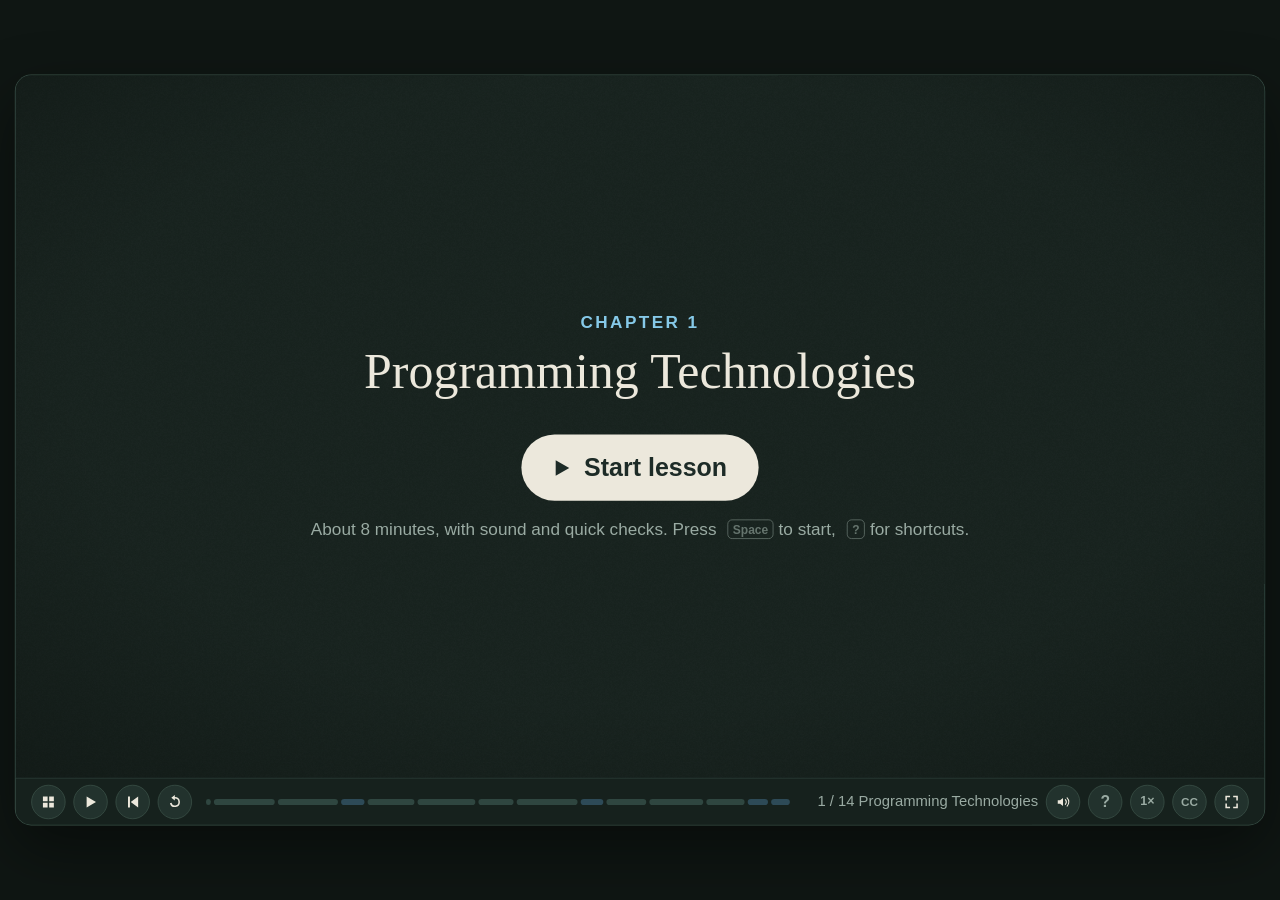
<file: site/fpga/ch01/index.html>
<!doctype html>
<html lang="en">
<head>
<meta charset="utf-8">
<meta name="viewport" content="width=device-width, initial-scale=1">
<title>Programming Technologies — Advanced Digital Electronics</title>
<link rel="stylesheet" href="../lib/engine.css">
<link rel="expect" href="#bar" blocking="render"><!-- hold the first frame until the player exists, so the page transition can run -->
<style>
  .band .grid .row { grid-template-columns: 170px minmax(0, 1fr) 40px; }
  .band .grid .why { padding-left: 186px; }
  .screen .grid .row { grid-template-columns: 300px minmax(0, 1fr) 40px; }
  .screen .grid .why { padding-left: 316px; }
</style>
</head>
<body>
<script src="../lib/engine.js"></script>
<script src="audio/en/timings.js"></script>
<script>
'use strict';
const CHAPTER = { number: 1, title: 'Programming Technologies', minutes: 8, language: 'en' };

/* ---------- palette meanings (books/fpga/style.json) ---------- */
const LINK = COL.task;    // a made connection: copper, a fuse, a grown antifuse
const ON = COL.good;      // logic 1, current flowing, an enabled switch
const OFF = COL.bad;      // blown, removed, open, blocked
const CFG = COL.whole;    // SRAM cell, configuration data
const CHG = COL.int;      // electrons, charge, UV light, high voltage

/* ---------- shared drawing helpers ---------- */
const mline = (p, parts, x, y, t0, fill = COL.chalk, size = 48, anchor = 'middle') => { const e = M(p, [].concat(parts), { x, y, size, fill, anchor, o: 0 }); show(e, t0); return e; };
const text = (p, str, x, y, t0, { size = 30, fill = COL.chalk, anchor = 'start', weight = 500 } = {}) => { const e = T(p, str, { x, y, size, fill, anchor, weight, o: 0 }); show(e, t0); return e; };

/* The chapter's recurring picture: the smallest programmable function.
   Two inputs a and b, each also inverted, four rails, one AND gate, and a link in
   series with every rail. mode: 'blank' (dashed potential links), 'fuse', 'anti'. */
const RY = { a: 330, na: 430, b: 540, nb: 640 };
const RAIL_END = 950, STUB0 = 1020, STUB1 = 1080, GATE_X = 1080;

function pfn(parent, mode, t0) {
  const step = .14, c = { links: {}, pulls: {}, ones: {}, rails: {}, labels: {} };
  const rail = (y, x0, dt) => { const e = path(parent, `M${x0} ${y}H${RAIL_END}`, { stroke: COL.chalk, 'stroke-width': 3 }, { d: 0 }); draw(e, t0 + dt, .5); return e; };
  const pin = (x, y, lab, dt) => {
    const g = G(parent, { o: 0 });
    mk('circle', { cx: x, cy: y, r: 8, fill: 'none', stroke: COL.chalk, 'stroke-width': 3 }, g);
    T(g, lab, { x: x - 4, y: y - 26, size: 40, font: MATH, fill: COL.chalk, anchor: 'middle' });
    show(g, t0 + dt, .3);
  };
  const notG = (x, y1, y2, dt) => {
    const g = G(parent, { o: 0 });
    path(g, `M${x} ${y1}V${y1 + 45}`, { stroke: COL.chalk, 'stroke-width': 3 });
    path(g, `M${x - 14} ${y1 + 45}H${x + 14}L${x} ${y1 + 74}Z`, { fill: 'none', stroke: COL.chalk, 'stroke-width': 3 });
    mk('circle', { cx: x, cy: y1 + 80, r: 5.5, fill: 'none', stroke: COL.chalk, 'stroke-width': 3 }, g);
    path(g, `M${x} ${y1 + 86}V${y2}`, { stroke: COL.chalk, 'stroke-width': 3 });
    show(g, t0 + dt, .35);
  };
  // rails: a from its pin, !a from the inverter output; same for b / !b
  c.rails.a = rail(RY.a, 190, 0); pin(178, RY.a, 'a', 0);
  notG(560, RY.a, RY.na, .9); c.rails.na = rail(RY.na, 560, 1.1);
  c.rails.b = rail(RY.b, 190, 1.7); pin(178, RY.b, 'b', 1.7);
  notG(680, RY.b, RY.nb, 2.6); c.rails.nb = rail(RY.nb, 680, 2.8);
  for (const k in RY) c.labels[k] = mline(parent, k === 'na' ? '!a' : k === 'nb' ? '!b' : k, RAIL_END - 34, RY[k] - 20, t0 + 3.2, COL.dim, 32, 'end');
  // AND gate
  const gG = G(parent, { o: 0 });
  const body = path(gG, `M${GATE_X} 300V670C1200 670 1290 600 1290 485C1290 370 1200 300 ${GATE_X} 300Z`, { fill: 'none', stroke: COL.chalk, 'stroke-width': 3.5 }, { d: 0 });
  draw(body, t0 + 3.4, .7);
  T(gG, 'AND', { x: 1140, y: 497, size: 30, fill: COL.dim, anchor: 'middle', weight: 600, o: 0 });
  const stub = (k, dt) => path(parent, `M${STUB0} ${RY[k]}H${STUB1}`, { stroke: COL.chalk, 'stroke-width': 3 }, { d: 0, o: 0 });
  for (const k in RY) { const e = stub(k); draw(e, t0 + 3.8, .3); }
  show(gG, t0 + 3.8, .4);
  const out = path(parent, 'M1290 485H1408', { stroke: COL.chalk, 'stroke-width': 3 }, { d: 0 });
  draw(out, t0 + 4.1, .4);
  mk('circle', { cx: 1416, cy: 485, r: 8, fill: 'none', stroke: COL.chalk, 'stroke-width': 3 }, parent);
  c.ypin = mline(parent, 'y', 1452, 498, t0 + 4.3, COL.chalk, 42, 'middle');
  // the links, one per rail, in the gap
  for (const k in RY) {
    const g = G(parent, { x: 985, y: RY[k], o: 0 });
    path(g, 'M-35 0H-27M27 0H35', { stroke: COL.chalk, 'stroke-width': 3 });
    if (mode === 'fuse') c.links[k] = mk('rect', { x: -27, y: -5, width: 54, height: 10, rx: 3, fill: LINK }, g);
    else if (mode === 'anti') { path(g, 'M-10 -10L10 10M10 -10L-10 10', { stroke: OFF, 'stroke-width': 3.5 }); c.links[k] = g; }
    else { path(g, 'M-27 0H27', { stroke: COL.dim, 'stroke-width': 3, 'stroke-dasharray': '9 8' }); c.links[k] = g; }
    show(g, t0 + 4.6, .4);
  }
  // pull-up resistor above each stub (hidden until asked for)
  for (const k in RY) {
    const g = G(parent, { x: 1050, y: RY[k], o: 0 });
    path(g, 'M0 -4l-7 -7 14 -10-14 -10 14 -10-14 -10 7 -7', { stroke: COL.dim, 'stroke-width': 2.5, fill: 'none' });
    path(g, 'M-11 -68H11', { stroke: COL.dim, 'stroke-width': 3 });
    c.pulls[k] = g;
  }
  // small value chips on the gate inputs (hidden until asked for)
  for (const k in RY) c.ones[k] = T(parent, '1', { x: 1050, y: RY[k] - 16, size: 30, fill: ON, anchor: 'middle', o: 0 });
  return c;
}
// current dots flowing left→right along a rail, inside [t0, t0+dur]
function flow(parent, y, x0, x1, t0, dur, n = 3, colr = ON) {
  const dots = [];
  for (let i = 0; i < n; i++) {
    const g = G(parent, { x: x0, y, o: 0 });
    mk('circle', { r: 5, fill: colr }, g);
    dots.push(g);
  }
  prog(q => { dots.forEach((d, i) => { st(d).x = x0 + ((q * 1.3 + i / n) % 1) * (x1 - x0); render(d); }); }, t0, dur, lin);
  dots.forEach(d => { show(d, t0, .3); hide(d, t0 + dur, .3); });
  return dots;
}
// an OTP rubber stamp
function stamp(p, x, y, t0) {
  const g = G(p, { x, y, r: -22, s: 1.6, o: 0 });
  mk('rect', { x: -215, y: -38, width: 430, height: 76, rx: 10, fill: 'none', stroke: OFF, 'stroke-width': 4 }, g);
  T(g, 'ONE-TIME PROGRAMMABLE', { size: 30, fill: OFF, weight: 700, anchor: 'middle', x: 0, y: 10, 'letter-spacing': '2' });
  tw(g, { o: 1, r: -8, s: 1 }, t0, .45, back);
  return g;
}
// a lightning bolt (high voltage, electrical erase)
function bolt(p, x, y, t0, size = 1) {
  const g = G(p, { x, y, s: 0, o: 0 });
  path(g, 'M14 -48L-14 6H4L-10 48L22 -10H2L18 -48Z', { fill: CHG, stroke: 'none' });
  pop(g, t0);
  return g;
}
// a small integrated-circuit die
function icDie(p, x, y, w, h, t0, blank = false) {
  const g = G(p, { o: 0 });
  mk('rect', { x, y, width: w, height: h, rx: 10, fill: 'none', stroke: COL.chalk, 'stroke-width': 3.5 }, g);
  for (let i = 0; i < 5; i++) {
    mk('circle', { cx: x + (i + .5) * w / 5, cy: y - 12, r: 4, fill: COL.dim }, g);
    mk('circle', { cx: x + (i + .5) * w / 5, cy: y + h + 12, r: 4, fill: COL.dim }, g);
  }
  if (blank) {   // FPGA: a grid of empty logic blocks
    for (let r = 0; r < 3; r++) for (let cc = 0; cc < 5; cc++)
      mk('rect', { x: x + 28 + cc * (w - 56) / 4 - 26, y: y + 30 + r * (h - 60) / 2 - 20, width: 52, height: 40, rx: 6, fill: 'none', stroke: COL.dim, 'stroke-width': 2 }, g);
  } else {       // ASIC: fixed tracing
    path(g, `M${x + 22} ${y + 24}h${w - 44}v${h / 3}h-${w / 2}v${h / 3}h${w - 44}`, { fill: 'none', stroke: COL.dim, 'stroke-width': 2.5 });
    path(g, `M${x + 22} ${y + h - 24}h${w - 44}v-${h / 3}h-${w / 2}v-${h / 3}`, { fill: 'none', stroke: COL.dim, 'stroke-width': 2.5 });
  }
  show(g, t0, .5);
  return g;
}

/* ---------- beats: [id, title, run(m, D), { ask }?] ---------- */
const BEATS = [
  ['intro', 'Programming Technologies', (m, D) => {
    const g = G(scene, { o: 0, y: 24 });
    T(g, 'Unit 1 · FPGA Fundamentals · Chapter 1', { x: 800, y: 310, size: 28, fill: COL.dim, anchor: 'middle' });
    T(g, 'Programming Technologies', { x: 800, y: 420, size: 84, weight: 600, anchor: 'middle' });
    T(g, 'from fuses to SRAM', { x: 800, y: 505, size: 40, weight: 300, fill: COL.dim, anchor: 'middle' });
    tw(g, { o: 1, y: 0 }, .2, 1.1, out);
    const r = text(scene, 'How do you program a chip that is already built?', 800, 620, m('sub'), { size: 34, fill: COL.dim, anchor: 'middle' });
    tw(g, { o: 0, y: -24 }, D - .9, .8); hide(r, D - .9, .8);
  }],

  ['idea', 'ASIC, FPGA, and the link', (m, D) => {
    const p = panel(0);
    // two dice: the ASIC wired at the factory, the FPGA a blank grid
    const fdie = icDie(p, 260, 300, 300, 230, .4);
    const fl1 = text(p, 'ASIC — one job, wired at the factory', 410, 590, 1.1, { size: 27, fill: COL.dim, anchor: 'middle' });
    const bdie = icDie(p, 700, 300, 340, 230, m('asic'), true);
    const fl2 = text(p, 'FPGA — a blank grid of logic blocks', 870, 590, m('asic', .8), { size: 27, fill: COL.dim, anchor: 'middle' });
    pulse(bdie, m('asic', 1.2), 1.06);
    // "in the field": three arrows reach the FPGA from outside
    const arrows = G(p, { o: 0 });
    [[640, 160, 730, 290], [1150, 160, 1000, 300], [1150, 660, 1020, 540]].forEach(([x1, y1, x2, y2]) => {
      path(arrows, `M${x1} ${y1}L${x2} ${y2}`, { stroke: CFG, 'stroke-width': 3 });
      mk('circle', { cx: x2, cy: y2, r: 7, fill: CFG }, arrows);
    });
    show(arrows, m('field'), .5);
    const fieldNote = text(p, 'configured in the field — lab, or a running system', 870, 700, m('field', .6), { size: 27, fill: CFG, anchor: 'middle', weight: 600 });
    tw(fdie, { o: 0 }, m('field', 4.4), .7); tw(bdie, { o: 0 }, m('field', 4.6), .7); hide(arrows, m('field', 4.4), .6); hide(fieldNote, m('field', 4.4), .6); hide(fl1, m('field', 4.4), .6); hide(fl2, m('field', 4.4), .6);
    // build the smallest programmable function
    const t = m('field', 5.6);
    const c = pfn(p, 'blank', t);
    // pull-ups hold the gate inputs at one
    for (const k in RY) { show(c.pulls[k], m('pull'), .4); show(c.ones[k], m('pull', .5), .4); }
    mline(p, 'y = 1', 1180, 790, m('pull', 1.4), OFF, 44);
    const pullNote = text(p, 'pull-ups hold every gate input at 1', 620, 770, m('pull', 1.8), { size: 27, fill: COL.dim, anchor: 'middle' });
    // the question: the links themselves
    const qs = G(p, { o: 0 });
    const qms = [];
    for (const k in RY) { const g = G(qs, { x: 985, y: RY[k] - 34, o: 0 }); T(g, '?', { size: 44, fill: LINK, weight: 700, anchor: 'middle' }); qms.push(g); }
    qms.forEach((g, i) => { show(g, m('question') + i * .12, .4); pulse(g, m('question', .5) + i * .12, 1.15); });
    hide(pullNote, m('question', .6), .4);
    text(p, 'make — or break — a connection inside silicon', 620, 770, m('question', .8), { size: 29, fill: COL.chalk, anchor: 'middle', weight: 600 });
  }],

  ['fuse', 'Fusible links', (m, D) => {
    const p = panel(0);
    S.circ = G(scene);
    const c = pfn(S.circ, 'fuse', .3);
    const pd = p;   // decorations live on the panel, the circuit on S.circ (it stays for the quick check)
    // unprogrammed: one of each pair is always 0
    tw(c.rails.a, { c_stroke: OFF }, m('stuck'), .5); tw(c.rails.na, { c_stroke: OFF }, m('stuck', .2), .5);
    tw(c.rails.b, { c_stroke: OFF }, m('stuck', .4), .5); tw(c.rails.nb, { c_stroke: OFF }, m('stuck', .6), .5);
    const y0v = mline(pd, 'y = 0', 1180, 790, m('stuck', 1.6), OFF, 44);
    const noteD = text(pd, 'each input arrives twice — one of them is always 0', 620, 770, m('stuck', 2), { size: 27, fill: COL.dim, anchor: 'middle' });
    // the programming pulse comes in
    bolt(pd, 90, 430, m('blow', -2), 1.2);
    const hvLab = T(pd, 'HV pulse', { x: 90, y: 520, size: 24, fill: CHG, weight: 600, anchor: 'middle', o: 0 });
    show(hvLab, m('blow', -1.9), .3);
    // fuses blow: not-a, then b
    const blowFuse = (k, t0) => {
      const g = c.links[k].parentNode;
      const spark = path(g, 'M-15 -15L15 15M15 -15L-15 15', { stroke: CHG, 'stroke-width': 3.5 }, { o: 0 });
      show(spark, t0, .12); hide(spark, t0 + .35, .25);
      tw(c.links[k], { s: 0, o: 0 }, t0 + .15, .3);
      pulse(g, t0, 1.25);
      return g;
    };
    blowFuse('na', m('blow'));
    blowFuse('b', m('blow', 1.5));
    // pull-ups take over on the broken rows
    for (const k of ['na', 'b']) { show(c.pulls[k], m('pull'), .4); show(c.ones[k], m('pull', .5), .4); }
    for (const k of ['a', 'nb']) tw(c.links[k], { c_fill: ON }, m('pull', .9), .6);
    flow(S.circ, RY.a, 200, STUB0, m('pull', 1.4), 4.5);
    flow(S.circ, RY.nb, 700, STUB0, m('pull', 1.8), 4.2);
    // the function, and a live case: a = 1, b = 0
    hide(noteD, m('fn', -.1), .4);
    mline(pd, 'y = a & !b', 800, 790, m('fn'), COL.chalk, 50);
    mline(pd, 'a = 1', 150, 240, m('fn', 1.2), ON, 34);
    mline(pd, 'b = 0', 150, 700, m('fn', 1.2), COL.dim, 34);
    hide(y0v, m('fn', 2.2), .4);
    const y1 = mline(pd, 'y = 1', 1180, 790, m('fn', 2.4), ON, 44);
    pulse(y1, m('fn', 2.6), 1.18);
    stamp(pd, 1240, 140, D - 5.2);
  }],

  ['q1', 'Quick check', () => { panel(0); }, { ask: done => quiz(BAND, [{
    id: 'c-fuses', prompt: ['The fuses are all intact. For ', h('b', '', 'y = !a & b'), ', mark each fuse: burn it open, or keep it.'],
    build: grid([
      { parts: ['a'], ans: ['burn'], why: 'a must not reach the gate — in y = !a & b only !a and b drive the AND.' },
      { parts: ['!a'], ans: ['keep'], why: 'not-a drives the gate: keep its fuse.' },
      { parts: ['b'], ans: ['keep'], why: 'b drives the gate: keep its fuse.' },
      { parts: ['!b'], ans: ['burn'], why: 'not-b must not reach the gate — burn its fuse open.' },
    ], [['burn', 'burn open', OFF], ['keep', 'keep', ON]]),
  }], done) }],

  ['antifuse', 'Antifuse', (m, D) => {
    hide(S.circ, 0, .4);
    const p = panel(0);
    S.circ = G(scene);
    const c = pfn(S.circ, 'anti', .3);
    mline(p, 'y = 1', 1180, 790, m('open', 1.5), OFF, 44);
    const afNote = text(p, 'every gate input reads 1', 620, 770, m('open', 2), { size: 27, fill: COL.dim, anchor: 'middle' });
    // inset: the antifuse cross-section, before and after programming
    const ins = G(p, { o: 0 });
    mk('rect', { x: 70, y: 80, width: 430, height: 240, rx: 12, fill: 'none', stroke: COL.faint, 'stroke-width': 2 }, ins);
    text(p, 'a microscopic column between two metal tracks', 285, 112, m('open'), { size: 24, fill: COL.dim, anchor: 'middle' });
    path(ins, 'M110 160H460', { stroke: COL.chalk, 'stroke-width': 6 });
    path(ins, 'M110 250H460', { stroke: COL.chalk, 'stroke-width': 6 });
    const pillar = mk('rect', { x: 268, y: 160, width: 34, height: 90, fill: COL.faint }, ins);
    const siLab = T(p, 'amorphous silicon', { x: 285, y: 300, size: 22, fill: COL.dim, anchor: 'middle', o: 0 });
    show(siLab, m('open', .6), .4);
    const rzNote = text(p, 'resistance > 1 GΩ — a break in the wire', 285, 336, m('open', 1.1), { size: 23, fill: OFF, anchor: 'middle', weight: 600 });
    show(ins, m('open'), .4);
    // grow the vias
    const grow = (k, t0) => {
      const g = c.links[k];
      pulse(g, t0, 1.25);
      const bar = path(g, 'M-35 0H35', { stroke: LINK, 'stroke-width': 7 }, { d: 0 });
      draw(bar, t0 + .25, .45);
    };
    grow('na', m('grow'));
    grow('b', m('grow', 1.6));
    tw(pillar, { c_fill: LINK }, m('grow', .3), .6);
    hide(rzNote, m('grow', .45), .4);
    text(p, 'programmed: polysilicon via — it conducts', 285, 336, m('grow', .5), { size: 23, fill: LINK, anchor: 'middle', weight: 600 });
    flow(S.circ, RY.na, 570, STUB0, m('grow', 2.3), 4);
    flow(S.circ, RY.b, 200, STUB0, m('grow', 2.7), 3.6);
    hide(afNote, m('fn', -.3), .4);
    mline(p, 'y = !a & b', 800, 790, m('fn'), COL.chalk, 50);
    stamp(p, 1240, 140, D - 4.4);
  }],

  ['rom', 'ROM: wired at the factory', (m, D) => {
    const p = panel(0);
    if (S.circ) hide(S.circ, 0, .4);
    // two memories: RAM forgets, ROM remembers
    const ram = icDie(p, 250, 280, 300, 200, .3);
    text(p, 'RAM — volatile', 400, 540, .9, { size: 27, fill: COL.dim, anchor: 'middle' });
    const romd = icDie(p, 700, 280, 300, 200, 1.2);
    text(p, 'ROM — nonvolatile', 850, 540, 1.8, { size: 27, fill: COL.dim, anchor: 'middle' });
    const dots = G(p, { o: 0 });
    for (let i = 0; i < 6; i++) mk('circle', { cx: 300 + (i % 3) * 90, cy: 340 + Math.floor(i / 3) * 70, r: 6, fill: CHG }, dots);
    show(dots, 1.6, .4); hide(dots, 10.2, .8);
    text(p, 'power off → RAM forgets', 400, 250, 10.6, { size: 25, fill: OFF, anchor: 'middle', weight: 600 });
    text(p, 'ROM remembers', 850, 250, 12.4, { size: 25, fill: ON, anchor: 'middle', weight: 600 });
    tw(ram, { o: .3 }, 10.2, .8);
    // the photo-mask wires the data in
    const mask = G(p, { o: 0 });
    mk('rect', { x: 1030, y: 250, width: 330, height: 230, rx: 8, fill: 'none', stroke: COL.faint, 'stroke-width': 6 }, mask);
    mk('rect', { x: 1030, y: 250, width: 330, height: 230, rx: 8, fill: COL.faint, opacity: .18 }, mask);
    [[1090, 300], [1210, 360], [1290, 420]].forEach(([x, y]) => mk('circle', { cx: x, cy: y, r: 13, fill: COL.board }, mask));
    show(mask, m('mask'), .5);
    text(p, 'photo-masks wire the data in', 1195, 570, m('mask', .6), { size: 25, fill: COL.dim, anchor: 'middle' });
    tw(ram, { o: 0 }, m('mask'), .6); tw(romd, { o: 0 }, m('mask'), .6); hide(mask, m('mask', 3), .6);
    // the ROM array
    const rows = [400, 470, 540, 610], cols = [520, 740, 960];
    const arr = G(p, { o: 0 });
    rows.forEach((y, i) => { const e = path(arr, `M330 ${y}H${cols[2] + 40}`, { stroke: COL.chalk, 'stroke-width': 3 }, { d: 0 }); draw(e, m('mask', 3.6 + i * .25), .4); T(arr, `R${i}`, { x: 300, y: y + 10, size: 28, font: MATH, fill: COL.dim, anchor: 'end' }); });
    cols.forEach((x, i) => { const e = path(arr, `M${x} 610V350`, { stroke: COL.chalk, 'stroke-width': 3 }, { d: 0 }); draw(e, m('mask', 4.4 + i * .25), .4); });
    show(arr, m('mask', 3.6), .3);
    const pullG = G(p, { o: 0 });
    cols.forEach(x => { const g = G(pullG, { x, y: 350 }); path(g, 'M0 -4l-6 -6 12 -9-12 -9 12 -9-6 -6', { stroke: COL.dim, 'stroke-width': 2.5, fill: 'none' }); path(g, 'M-9 -49H9', { stroke: COL.dim, 'stroke-width': 3 }); });
    show(pullG, m('cell', -3), .4);
    // transistors at every crossing; a mask connection on three cells
    const conn = [[1, 0], [1, 2], [3, 1]];
    rows.forEach((y, i) => cols.forEach((x, j) => {
      const g = G(arr, { o: 0, s: .5 });
      mk('circle', { r: 11, fill: 'none', stroke: COL.chalk, 'stroke-width': 3 }, g);
      put(g, { x, y: y - 14, s: 1 });
      if (conn.some(([r2, c2]) => r2 === i && c2 === j)) {
        const d = mk('rect', { x: -8, y: -8, width: 16, height: 16, rx: 3, fill: LINK }, g);
      }
      pop(g, m('cell') + (i * 3 + j) * .1);
    }));
    const cellNote = text(p, 'transistor + mask-programmed connection', 740, 700, m('cell', 1.4), { size: 25, fill: COL.dim, anchor: 'middle' });
    // activate row 1: connected cells pull their columns to 0
    const r1 = path(arr, `M330 470H${cols[2] + 40}`, { stroke: CHG, 'stroke-width': 5 }, { d: 0 });
    draw(r1, m('row'), .5);
    const reads = {};
    cols.forEach((x, j) => {
      const is0 = conn.some(([r2, c2]) => r2 === 1 && c2 === j);
      if (is0) { const e = path(arr, `M${x} 470V350`, { stroke: OFF, 'stroke-width': 5 }, { d: 0 }); draw(e, m('row', .6 + j * .2), .4); reads[j] = mline(p, '0', x, 320, m('row', 1 + j * .25), OFF, 34); }
      else reads[j] = mline(p, '1', x, 320, m('row', 1 + j * .25), ON, 34);
      pulse(reads[j], m('row', 1.3 + j * .25), 1.2);
    });
    hide(cellNote, m('row', 1.4), .4);
    text(p, 'R1 active: a connection pulls the column to 0', 740, 700, m('row', 1.8), { size: 25, fill: COL.dim, anchor: 'middle' });
    text(p, 'cheap only in huge quantities — and never changeable', 740, 790, D - 4, { size: 29, fill: COL.chalk, anchor: 'middle', weight: 600 });
  }],

  ['prom', 'PROM: burn it once', (m, D) => {
    const p = panel(0);
    text(p, '1970 · Harris Semiconductor', 480, 170, .3, { size: 27, fill: COL.dim, anchor: 'middle', weight: 600 });
    // a PROM cell: row line, transistor, fuse, column line
    const cell = G(p, { o: 0 });
    path(cell, 'M150 420H340', { stroke: COL.chalk, 'stroke-width': 3 });
    mk('circle', { cx: 340, cy: 420, r: 12, fill: 'none', stroke: COL.chalk, 'stroke-width': 3 }, cell);
    path(cell, 'M340 432V520M328 520H352', { stroke: COL.chalk, 'stroke-width': 3 }, cell);   // transistor drain up
    path(cell, 'M352 420H400M400 412V428', { stroke: COL.chalk, 'stroke-width': 3 }, cell);
    mk('rect', { x: 406, y: 412, width: 40, height: 16, rx: 4, fill: LINK }, cell);
    path(cell, 'M452 412V428M452 420H560', { stroke: COL.chalk, 'stroke-width': 3 }, cell);
    path(cell, 'M560 420V240', { stroke: COL.chalk, 'stroke-width': 3 }, cell);
    path(cell, 'M560 240l-6 -6 12 -9-12 -9 12 -9-6 -6', { stroke: COL.dim, 'stroke-width': 2.5, fill: 'none' });
    show(cell, .8, .5);
    text(p, 'PROM cell = transistor + fuse', 360, 620, 1.4, { size: 26, fill: COL.dim, anchor: 'middle' });
    text(p, 'all fuses intact when the chip arrives', 360, 660, 2.2, { size: 23, fill: COL.dim, anchor: 'middle' });
    // burn a fresh one and plug it in
    const sock = G(p, { o: 0 });
    mk('rect', { x: 850, y: 400, width: 300, height: 150, rx: 8, fill: 'none', stroke: COL.chalk, 'stroke-width': 3.5 }, sock);
    text(p, 'your board', 1000, 600, m('burn', -.8), { size: 24, fill: COL.dim, anchor: 'middle' });
    show(sock, m('burn', -.8), .4);
    const bad = G(p, { x: 1000, y: 300, o: 0, s: 1 });
    mk('rect', { x: -110, y: -60, width: 220, height: 110, rx: 8, fill: 'none', stroke: OFF, 'stroke-width': 3.5 }, bad);
    T(bad, 'design with a bug', { y: -20, size: 22, fill: OFF, anchor: 'middle' });
    path(bad, 'M-16 8L16 40M16 8L-16 40', { stroke: OFF, 'stroke-width': 4 });
    show(bad, m('burn', -.4), .4);
    tw(bad, { y: 140, o: 0 }, m('burn', .4), .6);
    const fresh = G(p, { x: 1000, y: 160, o: 0 });
    mk('rect', { x: -110, y: -60, width: 220, height: 110, rx: 8, fill: 'none', stroke: LINK, 'stroke-width': 3.5 }, fresh);
    T(fresh, 'fresh PROM', { y: -18, size: 24, fill: LINK, anchor: 'middle', weight: 600 });
    bolt(p, 1160, 130, m('burn'), .8);
    show(fresh, m('burn', .2), .4);
    tw(fresh, { y: 260 }, m('burn', 1.5), .7, soft);
    text(p, 'burn a fresh one, and plug it in', 1000, 620, m('burn', 2.2), { size: 27, fill: COL.chalk, anchor: 'middle', weight: 600 });
    text(p, 'also used as lookup tables and state machines', 740, 790, D - 5, { size: 27, fill: COL.dim, anchor: 'middle' });
  }],

  ['eprom', 'EPROM: the floating gate', (m, D) => {
    const p = panel(0);
    text(p, 'Intel 1702 · 1971', 250, 170, .3, { size: 27, fill: COL.dim, weight: 600 });
    // cross-section
    const cs = G(p, { o: 0 });
    mk('rect', { x: 380, y: 580, width: 520, height: 70, fill: COL.faint, opacity: .3 }, cs);
    mk('rect', { x: 410, y: 500, width: 130, height: 80, rx: 4, fill: COL.dim, opacity: .45 }, cs);
    mk('rect', { x: 740, y: 500, width: 130, height: 80, rx: 4, fill: COL.dim, opacity: .45 }, cs);
    path(cs, 'M380 490H900', { stroke: COL.dim, 'stroke-width': 2, 'stroke-dasharray': '8 7' });
    mk('rect', { x: 500, y: 430, width: 280, height: 34, rx: 4, fill: 'none', stroke: CHG, 'stroke-width': 3.5 }, cs);
    path(cs, 'M380 420H900', { stroke: COL.dim, 'stroke-width': 2, 'stroke-dasharray': '8 7' });
    mk('rect', { x: 500, y: 356, width: 280, height: 40, rx: 4, fill: 'none', stroke: COL.chalk, 'stroke-width': 3.5 }, cs);
    show(cs, .6, .5);
    const lab = (str, x, y, t0, colr = COL.dim) => text(p, str, x, y, t0, { size: 23, fill: colr });
    lab('source', 475, 610, 1.1); lab('drain', 805, 610, 1.3);
    lab('floating gate — isolated by oxide', 640, 310, 1.6, CHG);
    lab('control gate', 640, 340, 2, COL.chalk);
    // hot electrons inject onto the floating gate
    text(p, '≈ 12 V', 870, 380, m('inject'), { size: 27, fill: CHG, weight: 600 });
    const els = [];
    for (let i = 0; i < 5; i++) {
      const g = G(p, { o: 0, x: 770 + (i % 3) * 26, y: 520 });
      mk('circle', { r: 5.5, fill: CHG }, g);
      els.push(g);
    }
    els.forEach((g, i) => {
      const t0 = m('inject', .4 + i * .3);
      show(g, t0, .2);
      tw(g, { x: 560 + (i % 5) * 40, y: 455 }, t0 + .1, .5, io);
    });
    const st1 = text(p, 'hot electrons force through the oxide', 640, 240, m('inject', 2.2), { size: 24, fill: CHG, anchor: 'middle', weight: 600 });
    // the charge stays
    hide(st1, m('stuck', .2), .3);
    const st2 = text(p, 'stable for 10+ years — and it blocks the control gate', 640, 240, m('stuck', .4), { size: 24, fill: COL.chalk, anchor: 'middle', weight: 600 });
    els.forEach((g, i) => pulse(g, m('stuck', .2 + i * .12), 1.3));
    // UV erases
    const lamp = G(p, { x: 1150, y: 200, o: 0 });
    mk('rect', { x: -60, y: -26, width: 120, height: 52, rx: 10, fill: 'none', stroke: COL.chalk, 'stroke-width': 3.5 }, lamp);
    T(lamp, 'UV', { size: 26, fill: CHG, anchor: 'middle', weight: 700 });
    show(lamp, m('uv'), .4);
    const rays = G(p, { o: 0 });
    [[1010, 330], [1060, 400], [1110, 470]].forEach(([x, y]) => path(rays, `M1110 240L${x} ${y}`, { stroke: CHG, 'stroke-width': 2.5, 'stroke-dasharray': '7 7' }));
    show(rays, m('uv', .4), .4);
    els.forEach((g, i) => { tw(g, { y: 260 - i * 18, o: 0 }, m('uv', .8 + i * .15), .8, out); });
    text(p, 'quartz window · ~20 minutes', 1150, 280, m('uv', .8), { size: 23, fill: COL.dim, anchor: 'middle' });
    hide(st2, m('uv', 1.6), .3);
    text(p, 'the light drains the electrons — blank again', 640, 240, m('uv', 1.8), { size: 24, fill: ON, anchor: 'middle', weight: 600 });
    // the cycle
    bolt(p, 1330, 620, D - 4, .7);
    const cycLab = T(p, 'program', { x: 1330, y: 690, size: 22, fill: COL.dim, anchor: 'middle', o: 0 });
    show(cycLab, D - 3.6, .3);
    text(p, '→ erase → reprogram', 1330, 730, D - 3.2, { size: 22, fill: COL.dim, anchor: 'middle' });
  }],

  ['q2', 'Quick check', () => { panel(0); }, { ask: done => quiz(BAND, [{
    id: 'c-otp', prompt: ['Erasable and reprogrammable — or one-time only?'],
    build: grid([
      { parts: ['fuse'], ans: ['otp'], why: 'A blown fuse never comes back: one-time only.' },
      { parts: ['antifuse'], ans: ['otp'], why: 'A grown via cannot be removed: one-time only.' },
      { parts: ['PROM'], ans: ['otp'], why: 'PROMs are fusible-link based: burn once, no changes.' },
      { parts: ['EPROM'], ans: ['erase'], why: 'UV light drains the floating gate, and the cell is blank again.' },
    ], [['otp', 'one-time', OFF], ['erase', 'erase & reuse', ON]], { multi: false }),
  }], done) }],

  ['flash', 'EEPROM and FLASH', (m, D) => {
    const p = panel(0);
    // EPROM cell vs EEPROM cell
    const box1 = G(p, { o: 0 });
    mk('rect', { x: 200, y: 300, width: 240, height: 130, rx: 10, fill: 'none', stroke: COL.dim, 'stroke-width': 3 }, box1);
    mk('circle', { cx: 320, cy: 365, r: 16, fill: 'none', stroke: COL.chalk, 'stroke-width': 3 }, box1);
    show(box1, .3, .4);
    const ecLab = text(p, 'EPROM cell — one transistor', 320, 470, .8, { size: 24, fill: COL.dim, anchor: 'middle' });
    const box2 = G(p, { o: 0 });
    mk('rect', { x: 200, y: 540, width: 600, height: 130, rx: 10, fill: 'none', stroke: COL.dim, 'stroke-width': 3 }, box2);
    mk('circle', { cx: 330, cy: 605, r: 16, fill: 'none', stroke: COL.chalk, 'stroke-width': 3 }, box2);
    mk('circle', { cx: 640, cy: 605, r: 16, fill: 'none', stroke: COL.chalk, 'stroke-width': 3 }, box2);
    show(box2, 1.4, .4);
    text(p, 'EEPROM cell — two transistors + erase transistor', 500, 710, 1.9, { size: 24, fill: COL.dim, anchor: 'middle' });
    bolt(p, 850, 600, 6.2, .8);
    text(p, 'erased electrically — no window, no lamp', 500, 750, 6.8, { size: 24, fill: ON, anchor: 'middle', weight: 600 });
    // the price: 2.5× bigger
    pulse(box2, m('cost'), 1.04);
    mline(p, '≈ 2.5×', 320, 430, m('cost', .5), OFF, 40);
    hide(ecLab, m('cost', .7), .3);
    text(p, 'bigger than an EPROM cell', 320, 470, m('cost', .9), { size: 24, fill: OFF, anchor: 'middle' });
    // FLASH: erase in blocks
    for (let r = 0; r < 2; r++) for (let cc = 0; cc < 4; cc++) {
      const g = G(p, { x: 1000 + cc * 110, y: 300 + r * 110, o: 0 });
      mk('rect', { x: -45, y: -45, width: 90, height: 90, rx: 8, fill: 'none', stroke: COL.chalk, 'stroke-width': 3 }, g);
      mk('circle', { cx: 0, cy: 0, r: 10, fill: 'none', stroke: COL.dim, 'stroke-width': 2.5 }, g);
      show(g, m('cost', 3) + (r * 4 + cc) * .07, .3);
    }
    text(p, 'FLASH: erase a whole block — fast, but all at once', 1220, 540, m('cost', 3.8), { size: 24, fill: COL.dim, anchor: 'middle' });
    const wipe = G(p, { o: 0 });
    mk('rect', { x: 955, y: 255, width: 210, height: 200, rx: 10, fill: 'none', stroke: CHG, 'stroke-width': 4, 'stroke-dasharray': '10 8' }, wipe);
    show(wipe, m('cost', 4.6), .3); pulse(wipe, m('cost', 4.9), 1.06); hide(wipe, m('cost', 6), .5);
    // two bits in one cell
    const bit2 = G(p, { o: 0 });
    mk('rect', { x: 1050, y: 620, width: 160, height: 160, rx: 12, fill: 'none', stroke: COL.chalk, 'stroke-width': 3.5 }, bit2);
    mk('circle', { cx: 1100, cy: 700, r: 9, fill: CHG }, bit2);
    mk('circle', { cx: 1160, cy: 700, r: 9, fill: CHG }, bit2);
    show(bit2, m('flash'), .4); pulse(bit2, m('flash', .4), 1.05);
    text(p, 'two bits of charge in one cell', 1130, 830, m('flash', .8), { size: 24, fill: COL.chalk, anchor: 'middle', weight: 600 });
  }],

  ['sram', 'SRAM: today\u2019s FPGA', (m, D) => {
    const p = panel(0);
    // signal path with a pass transistor
    path(p, 'M200 520H745M795 520H1300', { stroke: COL.chalk, 'stroke-width': 3 });
    path(p, 'M745 500V540M795 500V540', { stroke: COL.chalk, 'stroke-width': 4 });
    const blade = G(p, { x: 745, y: 505, r: -32 });
    path(blade, 'M0 0H50', { stroke: ON, 'stroke-width': 5, fill: 'none' });
    const gateLine = path(p, 'M770 400V560', { stroke: CFG, 'stroke-width': 3 });
    // the latch
    const latch = G(p, { o: 0 });
    mk('rect', { x: 570, y: 250, width: 400, height: 150, rx: 12, fill: 'none', stroke: CFG, 'stroke-width': 3.5 }, latch);
    path(latch, 'M650 285l30 30-30 30h-14', { fill: 'none', stroke: COL.dim, 'stroke-width': 2.5 });   // two small inverters, drawn simply
    path(latch, 'M890 285l-30 30 30 30h14', { fill: 'none', stroke: COL.dim, 'stroke-width': 2.5 });
    text(p, 'SRAM latch · 4–6 transistors', 770, 430, .4, { size: 25, fill: CFG, anchor: 'middle' });
    show(latch, .3, .5);
    const val = mline(p, '1', 770, 340, m('cell'), CFG, 56);
    pulse(val, m('cell', .3), 1.2);
    // store 1 → conducts
    tw(blade, { r: 0 }, m('cell', .8), .5, soft);
    flow(p, 520, 210, 740, m('cell', 1.3), 2.2, 3);
    flow(p, 520, 800, 1290, m('cell', 1.5), 3.2, 4);
    const s1 = text(p, 'store 1 → the switch conducts', 770, 470, m('cell', 1.9), { size: 25, fill: ON, anchor: 'middle', weight: 600 });
    // store 0 → off
    tw(val, { o: 0 }, m('cell', 3.4), .3);
    const val0 = mline(p, '0', 770, 340, m('cell', 3.7), COL.dim, 56);
    tw(blade, { r: -32 }, m('cell', 4.1), .5, soft);
    tw(gateLine, { c_stroke: COL.dim }, m('cell', 4.1), .5);
    hide(s1, m('cell', 4.1), .3);
    const s0 = text(p, 'store 0 → it is off', 770, 470, m('cell', 4.5), { size: 25, fill: COL.dim, anchor: 'middle' });
    // reprogram again and again
    for (let i = 0; i < 3; i++) {
      const t0 = m('cell', 6 + i * 1.1);
      tw(blade, { r: 0 }, t0, .25, soft); tw(blade, { r: -32 }, t0 + .5, .25, soft);
    }
    hide(s0, m('cell', 6), .3);
    const sr = text(p, 'reprogrammed in milliseconds — again and again', 770, 470, m('cell', 6.2), { size: 25, fill: COL.chalk, anchor: 'middle', weight: 600 });
    // volatile: power off
    const pw = G(p, { x: 1010, y: 320, o: 0 });
    mk('circle', { r: 20, fill: 'none', stroke: COL.chalk, 'stroke-width': 3.5 }, pw);
    path(pw, 'M0 -30V-8', { stroke: COL.chalk, 'stroke-width': 3.5 });
    show(pw, m('vol'), .3);
    const pwX = path(p, 'M980 350L1040 290', { stroke: OFF, 'stroke-width': 4 }, { o: 0 });
    show(pwX, m('vol', .8), .3);
    tw(val0, { o: 0 }, m('vol', 1), .4);
    mline(p, '?', 770, 340, m('vol', 1.4), OFF, 56);
    tw(blade, { r: -32 }, m('vol', 1.6), .4, soft);
    hide(sr, m('vol', 1.6), .3);
    text(p, 'power off → the configuration is gone', 770, 470, m('vol', 2), { size: 25, fill: OFF, anchor: 'middle', weight: 600 });
    // boot: load again at every power-up
    icDie(p, 480, 680, 220, 150, m('vol', 6), true);
    text(p, 'FPGA', 590, 870, m('vol', 6.4), { size: 24, fill: COL.dim, anchor: 'middle' });
    icDie(p, 900, 680, 220, 150, m('vol', 6.6));
    text(p, 'configuration memory', 1010, 870, m('vol', 6.8), { size: 24, fill: COL.dim, anchor: 'middle' });
    const ld = path(p, 'M900 755H708', { stroke: CFG, 'stroke-width': 4 }, { d: 0 });
    draw(ld, m('vol', 7.4), .5);
    flow(p, 755, 890, 720, m('vol', 8), 2.5, 3, CFG);
    text(p, 'at every power-up: load the configuration again', 770, 600, m('vol', 7.6), { size: 26, fill: CFG, anchor: 'middle', weight: 600 });
    text(p, 'that is why an FPGA boots', 770, 640, m('vol', 8.6), { size: 26, fill: COL.chalk, anchor: 'middle' });
  }],

  ['wrap', 'Summary', (m) => {
    const p = panel(0);
    const rows = [
      ['A programmable link is the atom of configurable logic — make it or break it, and the function is defined.', 'w1', LINK],
      ['Fuses, antifuses, mask ROMs and PROMs: one-time programmable.', 'w2', OFF],
      ['EPROM erases with ultraviolet light; EEPROM and FLASH erase electrically.', 'w3', CHG],
      ['SRAM — volatile, instantly reprogrammable — powers almost every modern FPGA.', 'end', CFG],
    ];
    rows.forEach(([str, mark, colr], i) => {
      const g = G(p, { x: -16, y: 230 + i * 150, o: 0 });
      mk('circle', { cx: 210, cy: -12, r: 26, fill: colr }, g);
      T(g, String(i + 1), { x: 210, y: -1, size: 30, fill: COL.board, weight: 700, anchor: 'middle' });
      T(g, str, { x: 280, size: 33, weight: 500, fill: COL.chalk });
      tw(g, { o: 1, x: 0 }, m(mark), .6);
    });
  }],

  ['final1', 'Chapter practice', () => { panel(0); }, { ask: done => quiz(SCREEN, [
    { id: 'p-class', prompt: ['Mark each technology: ', h('b', '', 'one-time only'), ', ', h('b', '', 'erase & reprogram'), ', or ', h('b', '', 'volatile too'), '.'],
      build: grid([
        { parts: ['mask ROM'], ans: ['otp'], why: 'The data is wired in by photo-masks at the factory: never changeable.' },
        { parts: ['PROM'], ans: ['otp'], why: 'Fusible links: burn once, and there is no going back.' },
        { parts: ['FLASH'], ans: ['erase'], why: 'FLASH erases electrically — in large blocks, fast — and remembers after power off.' },
        { parts: ['SRAM cell'], ans: ['erase', 'vol'], why: 'SRAM reprograms in milliseconds, but it forgets when power is removed.' },
      ], [['otp', 'one-time only', OFF], ['erase', 'erase & reprogram', ON], ['vol', 'volatile too', CHG]], { text: true }) },
    { id: 'p-boot', prompt: ['Why must an SRAM-based FPGA load its configuration at every power-up?'],
      build: choice([
        'SRAM cells forget their contents when power is removed',
        'The fuses regrow and must be blown again',
        'Room light erases the floating gates',
        'The pull-up resistors hold every input at one',
      ], 0, 'Right: SRAM is volatile, so the configuration must be reloaded from an external memory each time.', [
        null, 'Fuses never come back — that is exactly why they are one-time programmable.',
        'Only ultraviolet light through a quartz window erases an EPROM — and SRAM cells have no floating gate.',
        'Pull-ups set unconnected gate inputs to one; they have nothing to do with losing configuration at power-off.']) },
    { id: 'p-grow', prompt: ['An antifuse device must implement ', h('b', '', 'y = !a & !b'), '. How many antifuse links must be grown?'],
      build: blanks([{ parts: ['links to grow: ', { box: '2' }], why: 'Only !a and !b may connect to the gate — two grown vias.', hint: 'Count the signals that must reach the AND gate.' }]) },
    { id: 'p-iterate', prompt: ['You are testing a design you expect to change many times a day. Which technology fits best?'],
      build: choice([
        'An SRAM-based FPGA — reprogrammed in milliseconds',
        'An antifuse FPGA — one-time programmable',
        'A mask-programmed ROM — wired at the factory',
        'A fusible-link PROM — burn a fresh one each time',
      ], 0, 'Right: SRAM devices reprogram quickly and repeatedly, even in a running system.', [
        null, 'Each try would need a new, permanently programmed chip.',
        'A mask ROM cannot be changed at all after manufacture.',
        'A new PROM for every try works, but it is slow and wasteful next to SRAM.']) },
  ], done, 'Chapter practice') }],

  ['finish', 'Finished', () => { panel(0); }, { ask: finishCard }],
].map(([id, title, run, extra]) => ({ id, title, run, ...extra }));

boot();
</script>
</body>
</html>
</file>
<file: site/fpga-ar/lib/units.css>
/* The unit headers of a book's contents page, the same in every book: a strip of chalkboard per unit, with the unit's
   label and title and a sketch of its ideas (UNIT_ART, from the book's own unit-art.js) drawn in the unit colour --c.
   Markup and the scroll observer are in units.js. Uses the contents page's --book, --ui, --chalk and --ease. */
.unit { position: relative; max-width: 1212px; margin: 0 auto; padding: 28px 16px 0; }
.unit h2 { position: relative; display: flex; flex-wrap: wrap; align-items: baseline; gap: 4px 14px; min-height: 168px; margin: 0 0 16px; padding-top: 130px; font: 500 28px/1.2 var(--book); }
.unit .grid { position: relative; }
.unit::before { content: ""; position: absolute; inset: 0 16px auto; height: 208px; border-radius: 22px; pointer-events: none;
  background: radial-gradient(ellipse 46% 90% at 74% 55%, color-mix(in srgb, var(--c) 11%, transparent), transparent 70%); }
.unit-art { position: absolute; top: 20px; right: 28px; width: min(580px, 56%); height: auto; overflow: visible; pointer-events: none;
  color: var(--c); fill: none; stroke: currentColor; stroke-width: 2.6; stroke-linecap: round; stroke-linejoin: round; opacity: .78; }
.unit-art text { fill: currentColor; stroke: none; font-family: var(--book); font-style: italic; }
.unit-art .a { color: var(--chalk); opacity: .55; }
.unit-art .faint { opacity: .22; }
.unit-art .d { stroke-dasharray: 1 1; stroke-dashoffset: 1; }
.unit-art .t { opacity: 0; }
.seen .unit-art .d { animation: art-draw 1.1s cubic-bezier(.5, 0, .3, 1) forwards; animation-delay: calc(var(--k) * 55ms + 120ms); }
.seen .unit-art .t { animation: art-fade .6s ease-out forwards; animation-delay: calc(var(--k) * 55ms + 300ms); }
.seen .unit-art .a.t { animation-name: art-fade-a; }
@keyframes art-draw { to { stroke-dashoffset: 0; } }
@keyframes art-fade { to { opacity: 1; } }
@keyframes art-fade-a { to { opacity: .55; } }
/* After the drawing, each sketch keeps one small motion that belongs to its topic. */
.unit-art g { transform-box: fill-box; }
.seen .unit-art .swap-a { animation: swap-a 6s var(--ease) 2.4s infinite; }
.seen .unit-art .swap-b { animation: swap-b 6s var(--ease) 2.4s infinite; }
@keyframes swap-a { 0%, 30%, 100% { transform: none; } 45%, 80% { transform: translate(80px, 0); } 37% { transform: translate(40px, -30px); } 88% { transform: translate(40px, 30px); } }
@keyframes swap-b { 0%, 30%, 100% { transform: none; } 45%, 80% { transform: translate(-80px, 0); } 37% { transform: translate(-40px, 30px); } 88% { transform: translate(-40px, -30px); } }
.seen .unit-art .step { animation: art-fade .6s ease-out forwards, step 4s ease-in-out infinite; animation-delay: calc(var(--k) * 55ms + 300ms), calc(var(--k) * 300ms + 2s); }
@keyframes step { 0%, 20%, 100% { fill-opacity: 1; } 10% { fill-opacity: .3; } }
.unit-art .hop, .unit-art .ride { offset-rotate: 0deg; }
.seen .unit-art .hop { animation: art-fade .4s ease-out 2s forwards, along 3.4s linear 2s infinite; }
.unit-art .orbit { offset-rotate: 0deg; }
.seen .unit-art .orbit { animation: art-fade .4s ease-out 2s forwards, along 9s linear 2s infinite; }
.seen .unit-art .ride { animation: art-fade .4s ease-out 2s forwards, along 4s ease-in-out 2s infinite alternate; }
@keyframes along { from { offset-distance: 0%; } to { offset-distance: 100%; } }
.unit-art .pie { stroke: currentColor; stroke-linecap: butt; stroke-dasharray: 0 100; }
.seen .unit-art .pie { animation: art-fade .4s ease-out 1.6s forwards, pie 5s var(--ease) 1.6s infinite; }
@keyframes pie { 0% { stroke-dasharray: 0 100; } 35%, 85% { stroke-dasharray: 25 100; } 100% { stroke-dasharray: 0 100; } }
.seen .unit-art .tilt { transform-box: view-box; transform-origin: 300px 72px; animation: tilt 4.8s ease-in-out 2s infinite; }
@keyframes tilt { 0%, 100% { transform: rotate(0); } 30% { transform: rotate(-4deg); } 60% { transform: rotate(2deg); } }
.seen .unit-art .spin { transform-box: view-box; transform-origin: 320px 95px; animation: spin 5s cubic-bezier(.2, .7, .2, 1) 2s infinite; }
@keyframes spin { from { transform: rotate(0); } 70%, to { transform: rotate(1530deg); } }
.seen .unit-art .feed-in { animation: feed-in 4s ease-in-out 2s infinite; }
.seen .unit-art .feed-out { opacity: 0; animation: feed-out 4s ease-in-out 2s infinite; }
@keyframes feed-in { 0% { transform: none; opacity: 1; } 40% { transform: translate(100px, 0); opacity: 0; } 41%, 100% { transform: none; opacity: 0; } 95% { opacity: 1; } }
@keyframes feed-out { 0%, 45% { transform: translate(-40px, 0); opacity: 0; } 70%, 90% { transform: none; opacity: 1; } 100% { opacity: 0; } }
.unit-art .cell { opacity: .25; }
.seen .unit-art .cell { animation: cell 5s ease-in-out infinite; animation-delay: calc(var(--j) * .5s + 2s); }
@keyframes cell { 0%, 100% { opacity: .25; } 15%, 60% { opacity: 1; } }
.unit-art .cut, .unit-art .shade { opacity: 0; }
.seen .unit-art .cut { animation: cut 4s ease-in-out 2s infinite; }
@keyframes cut { 0%, 100% { opacity: 0; } 30%, 70% { opacity: .5; } }
.seen .unit-art .shade { animation: shade 1s ease-out 1.6s forwards; }
@keyframes shade { to { opacity: .14; } }
.seen .unit-art .diag { animation: art-draw 1.1s cubic-bezier(.5, 0, .3, 1) forwards, redraw 4s ease-in-out 2.5s infinite; }
@keyframes redraw { 0%, 15% { stroke-dashoffset: 1; } 50%, 100% { stroke-dashoffset: 0; } }
.seen .unit-art .root { animation: art-fade .4s ease-out 1.8s forwards, root 2.4s ease-in-out 2.2s infinite; }
@keyframes root { 0%, 100% { r: 7px; } 50% { r: 11px; } }
.seen .unit-art .breathe { transform-box: view-box; transform-origin: 380px 140px; animation: breathe 4s ease-in-out 2s infinite alternate; }
@keyframes breathe { from { transform: scaleY(1); } to { transform: scaleY(.35); } }
/* The label and the title share a line when they fit; a long title wraps below the label instead of running off. */
.unit h2 .title { min-width: 0; text-wrap: balance; }
.unit h2 .label { font: 600 14px var(--ui); letter-spacing: .14em; text-transform: uppercase; color: var(--c); white-space: nowrap; }
/* Keep the sketches cheap: each is its own layer, so its loop repaints only itself, and loops pause while their unit is
   off screen or under the sticky bar (units.js toggles .live), so the bar's blur is not redrawn every frame. */
.unit-art { will-change: transform; contain: layout style; }
.unit:not(.live) .unit-art, .unit:not(.live) .unit-art * { animation-play-state: paused; }
@media (max-width: 560px) {
  .unit-art { width: calc(100% - 32px); right: 16px; opacity: .32; }
  .unit h2 { min-height: 0; padding-top: 104px; font-size: 24px; }
}
@media (prefers-reduced-motion: reduce) {
  .unit-art * { animation: none !important; }
  .unit-art .d { stroke-dashoffset: 0; }
  .unit-art .t, .unit-art .cell { opacity: 1; }
  .unit-art .a.t { opacity: .55; }
  .unit-art .shade { opacity: .14; }
  .unit-art .pie { stroke-dasharray: 25 100; }
}

/* ---------- right-to-left (dir="rtl" on <html>) ---------- */
[dir='rtl'] .unit-art { right: auto; left: 28px; }
[dir='rtl'] .unit h2 .label { letter-spacing: 0; }
@media (max-width: 560px) { [dir='rtl'] .unit-art { right: auto; left: 16px; } }
</file>
<file: site/fpga-ar/lib/contents.css>
/* The book's cover and contents (index.html): the chalkboard look, the cover, the guide, the chapter grid and the
   page-to-page motion. A book's own <style> after this file sets its theme: the colour and font tokens below, and the
   few rules a theme redraws (e.g. body::before for the paper). */
:root {
  --page: #0f1613; --board: #1d2b27; --panel: #22322d; --edge: #3a5047;
  --chalk: #ece8dc; --dim: #9aaba3; --faint: #5d7068; --task: #f0b45a; --quiz: #86c9e8; --good: #8fd6b0;
  --ui: "Avenir Next", "Segoe UI", "Helvetica Neue", Arial, sans-serif;
  --book: "Iowan Old Style", Palatino, Georgia, serif;
  --ease: cubic-bezier(.2, .8, .2, 1);
  --top-bg: rgba(22, 33, 29, .86); --top-line: #2a3b35;   /* the sticky contents header */
  --lift: rgba(0, 0, 0, .3);                                /* a card's shadow on hover */
  color-scheme: dark;
}
* { box-sizing: border-box; }
html { scroll-padding-top: 90px; }
body { margin: 0; min-height: 100svh; background: var(--board); color: var(--chalk); font: 18px/1.5 var(--ui); }
/* Chalkboard: the same grain and vignette as the lesson stage. */
body::before { content: ""; position: fixed; inset: 0; z-index: -1; pointer-events: none;
  background: radial-gradient(ellipse at 50% 42%, transparent 55%, rgba(0, 0, 0, .38)),
    url("data:image/svg+xml,%3Csvg xmlns='http://www.w3.org/2000/svg' width='240' height='240'%3E%3Cfilter id='g'%3E%3CfeTurbulence type='fractalNoise' baseFrequency='.85' numOctaves='2' seed='7'/%3E%3CfeColorMatrix values='0 0 0 0 .92 0 0 0 0 .95 0 0 0 0 .9 0 0 0 .07 0'/%3E%3C/filter%3E%3Crect width='240' height='240' filter='url(%23g)'/%3E%3C/svg%3E"); }
a { color: inherit; }
a:focus-visible { outline: 3px solid var(--task); outline-offset: 3px; }
.kicker { margin: 0; font-size: 15px; font-weight: 600; letter-spacing: .16em; text-transform: uppercase; color: var(--quiz); }

/* ---------- cover ---------- */
#cover { position: relative; min-height: 100svh; display: flex; flex-direction: column; align-items: center; justify-content: center;
  padding: 48px 16px 64px; text-align: center; overflow: hidden; }
.open #cover, body:not(.open) #contents { display: none; }
#cover > * { animation: rise .8s var(--ease) backwards; }
#cover .mascot { animation: none; margin-bottom: 26px; view-transition-name: guide; }
#cover .kicker { animation-delay: .9s; }
#cover h1 { animation-delay: 1s; }
#cover .lede { animation-delay: 1.12s; }
#cover .acts { animation-delay: 1.24s; }
#cover .meta { animation-delay: 1.36s; }
h1 { margin: 14px 0 18px; font: 500 clamp(44px, 8.4vw, 92px)/1.02 var(--book); letter-spacing: -.01em; view-transition-name: book; }
h1 i { color: var(--task); font-style: italic; }
.lede { max-width: 34em; margin: 0 0 34px; color: var(--dim); font-size: clamp(17px, 2.2vw, 20px); text-wrap: balance; }
.acts { display: flex; flex-wrap: wrap; gap: 12px; justify-content: center; }
.btn { display: inline-flex; align-items: center; gap: 12px; padding: 14px 30px; border-radius: 999px; font-weight: 600; font-size: 19px; text-decoration: none;
  transition: transform .25s var(--ease), background-color .25s, border-color .25s; }
.btn[hidden] { display: none; }
.btn:hover { transform: translateY(-2px); }
.btn.go { background: var(--chalk); color: var(--board); }
.btn.quiet { border: 1.5px solid var(--edge); color: var(--chalk); }
.btn.quiet:hover { border-color: var(--dim); }
.btn svg { width: 15px; height: 15px; fill: currentColor; }
.meta { margin: 30px 0 0; color: var(--faint); font-size: 15px; letter-spacing: .04em; }
/* Faint chalk notes around the edges of the board. */
.chalk { position: absolute; inset: 0; z-index: -1; pointer-events: none; animation: none !important; }
.chalk span { position: absolute; font: italic 400 clamp(22px, 3vw, 38px) var(--book); color: var(--chalk); opacity: 0; white-space: nowrap;
  animation: chalk 1.6s ease-out forwards, drift 14s ease-in-out infinite alternate; animation-delay: calc(var(--d) * 1s), calc(var(--d) * 1s); }
@keyframes chalk { to { opacity: .075; } }
@keyframes drift { to { translate: 0 -10px; } }
@keyframes rise { from { opacity: 0; transform: translateY(16px); } }

/* ---------- the guide: an infinity sign whose loops are its eyes ---------- */
.mascot { display: block; overflow: visible; }
.mascot .mbody { transform-box: view-box; transform-origin: 60px 46px; animation: bob 3.4s ease-in-out infinite; }
.mascot .pupil { transform-box: fill-box; transform-origin: center; animation: blink 5s infinite; }
.mascot .joy { display: none; }
#cover:has(.go:hover, .go:focus-visible) .pupil { display: none; }
#cover:has(.go:hover, .go:focus-visible) .joy { display: inline; }
.draw .loop { stroke-dasharray: 1 1; animation: draw 1.3s cubic-bezier(.6, 0, .3, 1) .15s backwards; }
.draw .face { animation: pop .45s var(--ease) 1.25s backwards; }
@keyframes draw { from { stroke-dashoffset: 1; } }
@keyframes pop { from { opacity: 0; transform: scale(.6); } }
.draw .face { transform-box: view-box; transform-origin: 60px 44px; }
@keyframes bob { 50% { transform: translateY(-3px) rotate(-2deg); } }
@keyframes blink { 0%, 93%, 100% { transform: scaleY(1); } 96% { transform: scaleY(.1); } }

/* ---------- contents ---------- */
.top { position: sticky; top: 0; z-index: 2; display: flex; align-items: center; gap: 14px; padding: 12px max(16px, calc(50% - 590px));
  background: var(--top-bg); backdrop-filter: blur(10px); -webkit-backdrop-filter: blur(10px); border-bottom: 1px solid var(--top-line); }
.home { display: flex; align-items: center; gap: 12px; text-decoration: none; border-radius: 10px; }
.home .mascot { view-transition-name: guide; }
.home strong { font: 500 22px/1.1 var(--book); view-transition-name: book; }
.home strong i { color: var(--task); }
.prog { margin-left: auto; color: var(--dim); font-size: 15px; white-space: nowrap; }
.prog b { color: var(--good); font-weight: 600; }
main#contents { padding-bottom: 80px; }
.grid { display: grid; grid-template-columns: repeat(auto-fill, minmax(min(100%, 290px), 1fr)); gap: 12px; }
.ch { display: grid; grid-template-columns: auto minmax(0, 1fr); grid-template-rows: 1fr auto; column-gap: 16px; row-gap: 8px; min-height: 112px;
  padding: 16px 18px 14px 16px; border-radius: 16px; background: var(--panel); border: 1.5px solid var(--edge); border-left: 6px solid var(--c);
  text-decoration: none; transition: transform .3s var(--ease), border-color .3s, box-shadow .3s; }
.ch:hover { transform: translateY(-3px); border-color: var(--c); box-shadow: 0 14px 34px var(--lift); }
.ch b { grid-row: span 2; min-width: 1.15em; font: 500 42px/1 var(--book); color: var(--c); font-variant-numeric: lining-nums tabular-nums; }
.ch span { font-size: 18px; line-height: 1.3; }
.ch small { color: var(--dim); font-size: 14px; }
.ch.done small::before { content: var(--done, "✓ Finished · "); color: var(--good); font-weight: 600; }
.ch.last small::after { content: var(--last, " · Last opened"); color: var(--quiz); }
.ch.here:focus-visible { outline-color: var(--c); }
.ch.here { animation: here 1.8s ease-out .3s; }
@keyframes here { 0% { box-shadow: 0 0 0 0 var(--c); } 25% { box-shadow: 0 0 0 5px var(--c); } 100% { box-shadow: 0 0 0 14px transparent; } }
.stagger .top { animation: rise .6s var(--ease) backwards; }
.stagger .unit h2, .stagger .ch { animation: rise .6s var(--ease) backwards; animation-delay: calc(min(var(--i), 14) * 32ms + 80ms); }

/* ---------- page-to-page motion ---------- */
@view-transition { navigation: auto; }
/* Firefox flickers through view transitions (the header blinks for several frames): it switches without one, and the
   contents still rise in. -moz-orient exists only in Firefox. */
@supports (-moz-orient: inline) { @view-transition { navigation: none; } }
::view-transition-group(*) { animation-duration: .5s; animation-timing-function: var(--ease); }
::view-transition-old(lesson), ::view-transition-new(lesson) { height: 100%; object-fit: cover; }
::view-transition-old(lesson) { animation-duration: .18s; }
@media (max-width: 560px) {
  .home strong { font-size: 18px; }
  #contents .top { flex-wrap: wrap; gap: 8px 12px; }
  .ch { min-height: 0; }
  .chalk span:not(:nth-child(3), :nth-child(4), :nth-child(7)) { display: none; }
}
@media (prefers-reduced-motion: reduce) {
  *, *::before, ::view-transition-group(*), ::view-transition-old(*), ::view-transition-new(*) { animation: none !important; transition: none !important; }
  .chalk span { opacity: .075; }
}

/* ---------- right-to-left (dir="rtl" on <html>) ---------- */
[dir='rtl'] .kicker, [dir='rtl'] h1, [dir='rtl'] .meta { letter-spacing: 0; }
[dir='rtl'] .prog { margin-left: 0; margin-right: auto; }
[dir='rtl'] .ch { border-left-width: 1.5px; border-right: 6px solid var(--c); padding: 16px 16px 14px 18px; }
</file>
<file: site/fpga/lib/units.css>
/* The unit headers of a book's contents page, the same in every book: a strip of chalkboard per unit, with the unit's
   label and title and a sketch of its ideas (UNIT_ART, from the book's own unit-art.js) drawn in the unit colour --c.
   Markup and the scroll observer are in units.js. Uses the contents page's --book, --ui, --chalk and --ease. */
.unit { position: relative; max-width: 1212px; margin: 0 auto; padding: 28px 16px 0; }
.unit h2 { position: relative; display: flex; flex-wrap: wrap; align-items: baseline; gap: 4px 14px; min-height: 168px; margin: 0 0 16px; padding-top: 130px; font: 500 28px/1.2 var(--book); }
.unit .grid { position: relative; }
.unit::before { content: ""; position: absolute; inset: 0 16px auto; height: 208px; border-radius: 22px; pointer-events: none;
  background: radial-gradient(ellipse 46% 90% at 74% 55%, color-mix(in srgb, var(--c) 11%, transparent), transparent 70%); }
.unit-art { position: absolute; top: 20px; right: 28px; width: min(580px, 56%); height: auto; overflow: visible; pointer-events: none;
  color: var(--c); fill: none; stroke: currentColor; stroke-width: 2.6; stroke-linecap: round; stroke-linejoin: round; opacity: .78; }
.unit-art text { fill: currentColor; stroke: none; font-family: var(--book); font-style: italic; }
.unit-art .a { color: var(--chalk); opacity: .55; }
.unit-art .faint { opacity: .22; }
.unit-art .d { stroke-dasharray: 1 1; stroke-dashoffset: 1; }
.unit-art .t { opacity: 0; }
.seen .unit-art .d { animation: art-draw 1.1s cubic-bezier(.5, 0, .3, 1) forwards; animation-delay: calc(var(--k) * 55ms + 120ms); }
.seen .unit-art .t { animation: art-fade .6s ease-out forwards; animation-delay: calc(var(--k) * 55ms + 300ms); }
.seen .unit-art .a.t { animation-name: art-fade-a; }
@keyframes art-draw { to { stroke-dashoffset: 0; } }
@keyframes art-fade { to { opacity: 1; } }
@keyframes art-fade-a { to { opacity: .55; } }
/* After the drawing, each sketch keeps one small motion that belongs to its topic. */
.unit-art g { transform-box: fill-box; }
.seen .unit-art .swap-a { animation: swap-a 6s var(--ease) 2.4s infinite; }
.seen .unit-art .swap-b { animation: swap-b 6s var(--ease) 2.4s infinite; }
@keyframes swap-a { 0%, 30%, 100% { transform: none; } 45%, 80% { transform: translate(80px, 0); } 37% { transform: translate(40px, -30px); } 88% { transform: translate(40px, 30px); } }
@keyframes swap-b { 0%, 30%, 100% { transform: none; } 45%, 80% { transform: translate(-80px, 0); } 37% { transform: translate(-40px, 30px); } 88% { transform: translate(-40px, -30px); } }
.seen .unit-art .step { animation: art-fade .6s ease-out forwards, step 4s ease-in-out infinite; animation-delay: calc(var(--k) * 55ms + 300ms), calc(var(--k) * 300ms + 2s); }
@keyframes step { 0%, 20%, 100% { fill-opacity: 1; } 10% { fill-opacity: .3; } }
.unit-art .hop, .unit-art .ride { offset-rotate: 0deg; }
.seen .unit-art .hop { animation: art-fade .4s ease-out 2s forwards, along 3.4s linear 2s infinite; }
.unit-art .orbit { offset-rotate: 0deg; }
.seen .unit-art .orbit { animation: art-fade .4s ease-out 2s forwards, along 9s linear 2s infinite; }
.seen .unit-art .ride { animation: art-fade .4s ease-out 2s forwards, along 4s ease-in-out 2s infinite alternate; }
@keyframes along { from { offset-distance: 0%; } to { offset-distance: 100%; } }
.unit-art .pie { stroke: currentColor; stroke-linecap: butt; stroke-dasharray: 0 100; }
.seen .unit-art .pie { animation: art-fade .4s ease-out 1.6s forwards, pie 5s var(--ease) 1.6s infinite; }
@keyframes pie { 0% { stroke-dasharray: 0 100; } 35%, 85% { stroke-dasharray: 25 100; } 100% { stroke-dasharray: 0 100; } }
.seen .unit-art .tilt { transform-box: view-box; transform-origin: 300px 72px; animation: tilt 4.8s ease-in-out 2s infinite; }
@keyframes tilt { 0%, 100% { transform: rotate(0); } 30% { transform: rotate(-4deg); } 60% { transform: rotate(2deg); } }
.seen .unit-art .spin { transform-box: view-box; transform-origin: 320px 95px; animation: spin 5s cubic-bezier(.2, .7, .2, 1) 2s infinite; }
@keyframes spin { from { transform: rotate(0); } 70%, to { transform: rotate(1530deg); } }
.seen .unit-art .feed-in { animation: feed-in 4s ease-in-out 2s infinite; }
.seen .unit-art .feed-out { opacity: 0; animation: feed-out 4s ease-in-out 2s infinite; }
@keyframes feed-in { 0% { transform: none; opacity: 1; } 40% { transform: translate(100px, 0); opacity: 0; } 41%, 100% { transform: none; opacity: 0; } 95% { opacity: 1; } }
@keyframes feed-out { 0%, 45% { transform: translate(-40px, 0); opacity: 0; } 70%, 90% { transform: none; opacity: 1; } 100% { opacity: 0; } }
.unit-art .cell { opacity: .25; }
.seen .unit-art .cell { animation: cell 5s ease-in-out infinite; animation-delay: calc(var(--j) * .5s + 2s); }
@keyframes cell { 0%, 100% { opacity: .25; } 15%, 60% { opacity: 1; } }
.unit-art .cut, .unit-art .shade { opacity: 0; }
.seen .unit-art .cut { animation: cut 4s ease-in-out 2s infinite; }
@keyframes cut { 0%, 100% { opacity: 0; } 30%, 70% { opacity: .5; } }
.seen .unit-art .shade { animation: shade 1s ease-out 1.6s forwards; }
@keyframes shade { to { opacity: .14; } }
.seen .unit-art .diag { animation: art-draw 1.1s cubic-bezier(.5, 0, .3, 1) forwards, redraw 4s ease-in-out 2.5s infinite; }
@keyframes redraw { 0%, 15% { stroke-dashoffset: 1; } 50%, 100% { stroke-dashoffset: 0; } }
.seen .unit-art .root { animation: art-fade .4s ease-out 1.8s forwards, root 2.4s ease-in-out 2.2s infinite; }
@keyframes root { 0%, 100% { r: 7px; } 50% { r: 11px; } }
.seen .unit-art .breathe { transform-box: view-box; transform-origin: 380px 140px; animation: breathe 4s ease-in-out 2s infinite alternate; }
@keyframes breathe { from { transform: scaleY(1); } to { transform: scaleY(.35); } }
/* The label and the title share a line when they fit; a long title wraps below the label instead of running off. */
.unit h2 .title { min-width: 0; text-wrap: balance; }
.unit h2 .label { font: 600 14px var(--ui); letter-spacing: .14em; text-transform: uppercase; color: var(--c); white-space: nowrap; }
/* Keep the sketches cheap: each is its own layer, so its loop repaints only itself, and loops pause while their unit is
   off screen or under the sticky bar (units.js toggles .live), so the bar's blur is not redrawn every frame. */
.unit-art { will-change: transform; contain: layout style; }
.unit:not(.live) .unit-art, .unit:not(.live) .unit-art * { animation-play-state: paused; }
@media (max-width: 560px) {
  .unit-art { width: calc(100% - 32px); right: 16px; opacity: .32; }
  .unit h2 { min-height: 0; padding-top: 104px; font-size: 24px; }
}
@media (prefers-reduced-motion: reduce) {
  .unit-art * { animation: none !important; }
  .unit-art .d { stroke-dashoffset: 0; }
  .unit-art .t, .unit-art .cell { opacity: 1; }
  .unit-art .a.t { opacity: .55; }
  .unit-art .shade { opacity: .14; }
  .unit-art .pie { stroke-dasharray: 25 100; }
}

/* ---------- right-to-left (dir="rtl" on <html>) ---------- */
[dir='rtl'] .unit-art { right: auto; left: 28px; }
[dir='rtl'] .unit h2 .label { letter-spacing: 0; }
@media (max-width: 560px) { [dir='rtl'] .unit-art { right: auto; left: 16px; } }
</file>
<file: site/fpga/lib/contents.css>
/* The book's cover and contents (index.html): the chalkboard look, the cover, the guide, the chapter grid and the
   page-to-page motion. A book's own <style> after this file sets its theme: the colour and font tokens below, and the
   few rules a theme redraws (e.g. body::before for the paper). */
:root {
  --page: #0f1613; --board: #1d2b27; --panel: #22322d; --edge: #3a5047;
  --chalk: #ece8dc; --dim: #9aaba3; --faint: #5d7068; --task: #f0b45a; --quiz: #86c9e8; --good: #8fd6b0;
  --ui: "Avenir Next", "Segoe UI", "Helvetica Neue", Arial, sans-serif;
  --book: "Iowan Old Style", Palatino, Georgia, serif;
  --ease: cubic-bezier(.2, .8, .2, 1);
  --top-bg: rgba(22, 33, 29, .86); --top-line: #2a3b35;   /* the sticky contents header */
  --lift: rgba(0, 0, 0, .3);                                /* a card's shadow on hover */
  color-scheme: dark;
}
* { box-sizing: border-box; }
html { scroll-padding-top: 90px; }
body { margin: 0; min-height: 100svh; background: var(--board); color: var(--chalk); font: 18px/1.5 var(--ui); }
/* Chalkboard: the same grain and vignette as the lesson stage. */
body::before { content: ""; position: fixed; inset: 0; z-index: -1; pointer-events: none;
  background: radial-gradient(ellipse at 50% 42%, transparent 55%, rgba(0, 0, 0, .38)),
    url("data:image/svg+xml,%3Csvg xmlns='http://www.w3.org/2000/svg' width='240' height='240'%3E%3Cfilter id='g'%3E%3CfeTurbulence type='fractalNoise' baseFrequency='.85' numOctaves='2' seed='7'/%3E%3CfeColorMatrix values='0 0 0 0 .92 0 0 0 0 .95 0 0 0 0 .9 0 0 0 .07 0'/%3E%3C/filter%3E%3Crect width='240' height='240' filter='url(%23g)'/%3E%3C/svg%3E"); }
a { color: inherit; }
a:focus-visible { outline: 3px solid var(--task); outline-offset: 3px; }
.kicker { margin: 0; font-size: 15px; font-weight: 600; letter-spacing: .16em; text-transform: uppercase; color: var(--quiz); }

/* ---------- cover ---------- */
#cover { position: relative; min-height: 100svh; display: flex; flex-direction: column; align-items: center; justify-content: center;
  padding: 48px 16px 64px; text-align: center; overflow: hidden; }
.open #cover, body:not(.open) #contents { display: none; }
#cover > * { animation: rise .8s var(--ease) backwards; }
#cover .mascot { animation: none; margin-bottom: 26px; view-transition-name: guide; }
#cover .kicker { animation-delay: .9s; }
#cover h1 { animation-delay: 1s; }
#cover .lede { animation-delay: 1.12s; }
#cover .acts { animation-delay: 1.24s; }
#cover .meta { animation-delay: 1.36s; }
h1 { margin: 14px 0 18px; font: 500 clamp(44px, 8.4vw, 92px)/1.02 var(--book); letter-spacing: -.01em; view-transition-name: book; }
h1 i { color: var(--task); font-style: italic; }
.lede { max-width: 34em; margin: 0 0 34px; color: var(--dim); font-size: clamp(17px, 2.2vw, 20px); text-wrap: balance; }
.acts { display: flex; flex-wrap: wrap; gap: 12px; justify-content: center; }
.btn { display: inline-flex; align-items: center; gap: 12px; padding: 14px 30px; border-radius: 999px; font-weight: 600; font-size: 19px; text-decoration: none;
  transition: transform .25s var(--ease), background-color .25s, border-color .25s; }
.btn[hidden] { display: none; }
.btn:hover { transform: translateY(-2px); }
.btn.go { background: var(--chalk); color: var(--board); }
.btn.quiet { border: 1.5px solid var(--edge); color: var(--chalk); }
.btn.quiet:hover { border-color: var(--dim); }
.btn svg { width: 15px; height: 15px; fill: currentColor; }
.meta { margin: 30px 0 0; color: var(--faint); font-size: 15px; letter-spacing: .04em; }
/* Faint chalk notes around the edges of the board. */
.chalk { position: absolute; inset: 0; z-index: -1; pointer-events: none; animation: none !important; }
.chalk span { position: absolute; font: italic 400 clamp(22px, 3vw, 38px) var(--book); color: var(--chalk); opacity: 0; white-space: nowrap;
  animation: chalk 1.6s ease-out forwards, drift 14s ease-in-out infinite alternate; animation-delay: calc(var(--d) * 1s), calc(var(--d) * 1s); }
@keyframes chalk { to { opacity: .075; } }
@keyframes drift { to { translate: 0 -10px; } }
@keyframes rise { from { opacity: 0; transform: translateY(16px); } }

/* ---------- the guide: an infinity sign whose loops are its eyes ---------- */
.mascot { display: block; overflow: visible; }
.mascot .mbody { transform-box: view-box; transform-origin: 60px 46px; animation: bob 3.4s ease-in-out infinite; }
.mascot .pupil { transform-box: fill-box; transform-origin: center; animation: blink 5s infinite; }
.mascot .joy { display: none; }
#cover:has(.go:hover, .go:focus-visible) .pupil { display: none; }
#cover:has(.go:hover, .go:focus-visible) .joy { display: inline; }
.draw .loop { stroke-dasharray: 1 1; animation: draw 1.3s cubic-bezier(.6, 0, .3, 1) .15s backwards; }
.draw .face { animation: pop .45s var(--ease) 1.25s backwards; }
@keyframes draw { from { stroke-dashoffset: 1; } }
@keyframes pop { from { opacity: 0; transform: scale(.6); } }
.draw .face { transform-box: view-box; transform-origin: 60px 44px; }
@keyframes bob { 50% { transform: translateY(-3px) rotate(-2deg); } }
@keyframes blink { 0%, 93%, 100% { transform: scaleY(1); } 96% { transform: scaleY(.1); } }

/* ---------- contents ---------- */
.top { position: sticky; top: 0; z-index: 2; display: flex; align-items: center; gap: 14px; padding: 12px max(16px, calc(50% - 590px));
  background: var(--top-bg); backdrop-filter: blur(10px); -webkit-backdrop-filter: blur(10px); border-bottom: 1px solid var(--top-line); }
.home { display: flex; align-items: center; gap: 12px; text-decoration: none; border-radius: 10px; }
.home .mascot { view-transition-name: guide; }
.home strong { font: 500 22px/1.1 var(--book); view-transition-name: book; }
.home strong i { color: var(--task); }
.prog { margin-left: auto; color: var(--dim); font-size: 15px; white-space: nowrap; }
.prog b { color: var(--good); font-weight: 600; }
main#contents { padding-bottom: 80px; }
.grid { display: grid; grid-template-columns: repeat(auto-fill, minmax(min(100%, 290px), 1fr)); gap: 12px; }
.ch { display: grid; grid-template-columns: auto minmax(0, 1fr); grid-template-rows: 1fr auto; column-gap: 16px; row-gap: 8px; min-height: 112px;
  padding: 16px 18px 14px 16px; border-radius: 16px; background: var(--panel); border: 1.5px solid var(--edge); border-left: 6px solid var(--c);
  text-decoration: none; transition: transform .3s var(--ease), border-color .3s, box-shadow .3s; }
.ch:hover { transform: translateY(-3px); border-color: var(--c); box-shadow: 0 14px 34px var(--lift); }
.ch b { grid-row: span 2; min-width: 1.15em; font: 500 42px/1 var(--book); color: var(--c); font-variant-numeric: lining-nums tabular-nums; }
.ch span { font-size: 18px; line-height: 1.3; }
.ch small { color: var(--dim); font-size: 14px; }
.ch.done small::before { content: var(--done, "✓ Finished · "); color: var(--good); font-weight: 600; }
.ch.last small::after { content: var(--last, " · Last opened"); color: var(--quiz); }
.ch.here:focus-visible { outline-color: var(--c); }
.ch.here { animation: here 1.8s ease-out .3s; }
@keyframes here { 0% { box-shadow: 0 0 0 0 var(--c); } 25% { box-shadow: 0 0 0 5px var(--c); } 100% { box-shadow: 0 0 0 14px transparent; } }
.stagger .top { animation: rise .6s var(--ease) backwards; }
.stagger .unit h2, .stagger .ch { animation: rise .6s var(--ease) backwards; animation-delay: calc(min(var(--i), 14) * 32ms + 80ms); }

/* ---------- page-to-page motion ---------- */
@view-transition { navigation: auto; }
/* Firefox flickers through view transitions (the header blinks for several frames): it switches without one, and the
   contents still rise in. -moz-orient exists only in Firefox. */
@supports (-moz-orient: inline) { @view-transition { navigation: none; } }
::view-transition-group(*) { animation-duration: .5s; animation-timing-function: var(--ease); }
::view-transition-old(lesson), ::view-transition-new(lesson) { height: 100%; object-fit: cover; }
::view-transition-old(lesson) { animation-duration: .18s; }
@media (max-width: 560px) {
  .home strong { font-size: 18px; }
  #contents .top { flex-wrap: wrap; gap: 8px 12px; }
  .ch { min-height: 0; }
  .chalk span:not(:nth-child(3), :nth-child(4), :nth-child(7)) { display: none; }
}
@media (prefers-reduced-motion: reduce) {
  *, *::before, ::view-transition-group(*), ::view-transition-old(*), ::view-transition-new(*) { animation: none !important; transition: none !important; }
  .chalk span { opacity: .075; }
}

/* ---------- right-to-left (dir="rtl" on <html>) ---------- */
[dir='rtl'] .kicker, [dir='rtl'] h1, [dir='rtl'] .meta { letter-spacing: 0; }
[dir='rtl'] .prog { margin-left: 0; margin-right: auto; }
[dir='rtl'] .ch { border-left-width: 1.5px; border-right: 6px solid var(--c); padding: 16px 16px 14px 18px; }
</file>
<file: site/fpga-ar/lib/engine.css>
@import url(volume.css);
@import url(book.css);   /* this book's own settings and overrides (not shared), before the rules below */
:root {
  --page: #0f1613; --board: #1d2b27; --panel: #22322d; --edge: #3a5047;
  --chalk: #ece8dc; --dim: #9aaba3; --faint: #5d7068;
  --task: #f0b45a; --quiz: #86c9e8; --good: #8fd6b0; --bad: #f08c7a;
  --ui: var(--ui-font, "Avenir Next", "Segoe UI", "Helvetica Neue", Arial, sans-serif);
  color-scheme: dark;
}
* { box-sizing: border-box; }
html, body { height: 100%; margin: 0; overflow: hidden; background: var(--page); }
body { color: var(--chalk); font: 26px/1.4 var(--ui); }
button { font: inherit; color: inherit; cursor: pointer; }
button:focus-visible, [tabindex]:focus-visible { outline: 3px solid var(--task); outline-offset: 3px; }
button[hidden] { display: none; }

/* One fixed 1600×960 frame (900 stage + 60 controls), scaled to fit the window. */
#frame { position: absolute; left: 50%; top: 50%; width: 1600px; height: 960px; transform: translate(-50%, -50%) scale(var(--k, .5));
  border-radius: 20px; overflow: hidden; background: var(--board); box-shadow: 0 0 0 1px var(--edge), 0 30px 80px rgba(0, 0, 0, .45); }
#stage { position: absolute; left: 0; top: 0; width: 1600px; height: 900px; display: block;
  background: radial-gradient(75% 75% at 50% 45%, rgba(0,0,0,0) 60%, rgba(0,0,0,.35)), var(--grain, none), #1d2b27; }
#ui { position: absolute; left: 0; top: 0; width: 1600px; height: 900px; pointer-events: none; }
#ui > * { pointer-events: auto; }

.cover { position: absolute; left: 0; top: 0; width: 1600px; height: 900px; display: grid; place-items: center; background: rgba(15, 22, 19, .5); border: 0; }
.cover[hidden] { display: none; }
.cover > div { display: flex; flex-direction: column; align-items: center; }
.cover-k { margin: 0 0 10px; text-align: center; font-size: 22px; font-weight: 600; letter-spacing: .14em; text-transform: uppercase; color: var(--quiz); }
.cover-t { margin: 0 0 44px; max-width: 1200px; text-align: center; font: 500 64px/1.15 "Iowan Old Style", Palatino, Georgia, serif; color: var(--chalk); text-wrap: balance; }
.cover > div > * { animation: rise .7s cubic-bezier(.2, .8, .2, 1) backwards; }
.cover-t { animation-delay: .08s; }
.cover .go { animation-delay: .18s; }
.cover small { animation-delay: .26s; }
@keyframes rise { from { opacity: 0; transform: translateY(14px); } }
.cover .go { display: inline-flex; align-items: center; gap: 16px; padding: 20px 40px; border-radius: 999px; background: var(--chalk); color: var(--board); font-weight: 600; font-size: 32px; }
.cover small { display: block; margin-top: 22px; font-size: 22px; text-align: center; color: var(--dim); }
.paused-mark { position: absolute; left: 0; top: 0; width: 1600px; height: 900px; display: none; place-items: center; pointer-events: none; }
.paused .paused-mark { display: grid; }
.paused-mark div { padding: 14px 30px; border-radius: 999px; background: rgba(15, 22, 19, .85); color: var(--dim); font-size: 22px; }

/* Question cards inside the picture. */
.card { position: absolute; padding: 20px 26px; border-radius: 20px; background: rgba(34, 50, 45, .97); border: 1.5px solid var(--edge); border-left: 7px solid var(--quiz); box-shadow: 0 14px 44px rgba(0, 0, 0, .35); }
.card.band { display: grid; grid-template-columns: auto minmax(0, 1fr) auto auto; grid-template-areas: "pic head body acts" "pic fb body acts"; column-gap: 28px; align-items: center; align-content: center; min-height: 150px; }
.band .mascot { grid-area: pic; }
.band .head { grid-area: head; align-self: end; }
.band .fb { grid-area: fb; align-self: start; }
.band .body { grid-area: body; }
.band .acts { grid-area: acts; }
.side .mascot { float: right; margin: -2px -4px 6px 10px; }
.kicker { margin: 0 0 4px; font-size: 20px; font-weight: 600; color: var(--quiz); }
.prompt { margin: 0; font-size: 28px; line-height: 1.35; }
.side .prompt { font-size: 24px; }
.body:empty { display: none; }
.side .body { margin-top: 14px; }
.opts { display: flex; gap: 12px; flex-wrap: wrap; }
.opt { padding: 8px 24px; border-radius: 999px; border: 2px solid var(--edge); background: transparent; color: var(--chalk); font-size: 24px; min-height: 58px; display: inline-flex; align-items: center; }
.opt:hover:not(:disabled) { border-color: var(--dim); }
.opt[aria-pressed="true"] { background: var(--c, var(--chalk)); border-color: var(--c, var(--chalk)); color: #1b2320; font-weight: 600; }
.opt.good { border-color: var(--good); box-shadow: 0 0 0 3px rgba(143, 214, 176, .35); }
.opt.bad { border-color: var(--bad); color: var(--bad); }
.opt:disabled { cursor: default; }
.fb { margin-top: 8px; font-size: 22px; line-height: 1.4; color: var(--chalk); }
.fb:empty { display: none; }
.fb.ok::before { content: "✓ "; color: var(--good); font-weight: 700; }
.fb.no::before { content: "✗ "; color: var(--bad); font-weight: 700; }
.fb ul { margin: 6px 0 0; padding-left: 22px; }
.side .fb { max-height: 110px; overflow: auto; font-size: 20px; }
.acts { display: flex; gap: 12px; align-items: center; }
.side .acts { margin-top: 16px; }
.side .acts { flex-wrap: wrap; gap: 10px; }
.side .btn { padding: 8px 16px; font-size: 20px; }
.card.side { padding: 18px 22px; }
.btn { padding: 10px 28px; border-radius: 999px; border: 0; background: var(--chalk); color: var(--board); font-weight: 600; font-size: 22px; white-space: nowrap; }
.btn.quiet { background: transparent; color: var(--dim); border: 1.5px solid var(--edge); }
.btn.go { background: var(--quiz); color: #10242e; }
.btn:disabled { background: var(--edge); color: var(--dim); cursor: default; }

.grid .row { display: grid; grid-template-columns: 170px minmax(0, 1fr) 34px; gap: 16px; align-items: center; padding: 5px 0 5px 12px; border-bottom: 1px solid #2e433b; }
.grid .num { display: flex; justify-content: flex-end; align-items: center; font-size: 26px; }
.grid.text .row { grid-template-columns: minmax(0, 1fr) auto 34px; }
.grid.text .num { justify-content: flex-start; }
.grid .opts { gap: 8px; }
.grid .opt { padding: 3px 16px; min-height: 42px; font-size: 20px; }
.grid .mark { font-weight: 700; text-align: center; }
.grid .mark.good { color: var(--good); }
.grid .mark.bad { color: var(--bad); }
.grid .why { grid-column: 1 / -1; font-size: 19px; color: var(--dim); padding-left: 186px; }
.grid.text .why { padding-left: 0; }
.grid .why:empty { display: none; }

.hit { cursor: pointer; }
.hit .ring { fill: transparent; stroke: var(--chalk); stroke-width: 2.5; stroke-opacity: 0; }
.hit:hover .ring, .hit:focus .ring { stroke-opacity: .7; }
.hit.bad .ring { stroke: var(--bad); stroke-opacity: 1; }
.hit.good .ring { stroke: var(--good); stroke-opacity: 1; stroke-width: 4; }
.tok { cursor: grab; touch-action: none; }   /* a finger drags the chip instead of scrolling the page */

/* Controls strip, part of the frame. */
#bar { position: absolute; left: 0; top: 900px; width: 1600px; height: 60px; display: flex; align-items: center; gap: 10px; padding: 0 20px; background: #16211d; border-top: 1px solid #2a3b35; }
.icon { width: 44px; height: 44px; border-radius: 50%; border: 1px solid var(--edge); background: var(--panel); display: grid; place-items: center; flex: none; padding: 0; }
.icon svg { width: 18px; height: 18px; fill: var(--chalk); }
.icon .i-pause { display: none; }
.is-playing .icon .i-play { display: none; }
.is-playing .icon .i-pause { display: block; }
.segs { flex: 1; display: flex; gap: 4px; height: 30px; align-items: center; min-width: 0; margin: 0 8px; }
.seg { position: relative; display: block; min-width: 0; height: 8px; border-radius: 4px; background: #2f4640; border: 0; padding: 0; overflow: hidden; }
.seg:hover { height: 12px; }
.seg i { position: absolute; left: 0; top: 0; bottom: 0; width: 0; background: var(--chalk); }
.seg.ask { background: #2d4a57; }
.seg.ask i { background: var(--quiz); }
.step { width: 300px; flex: none; color: var(--dim); font-size: 19px; white-space: nowrap; overflow: hidden; text-overflow: ellipsis; text-align: right; }
/* Keep the control strip usable without scaling down its touch targets. */
@media (max-width: 700px) {
  #frame { top: calc(50% - 50px); overflow: visible; }
  #bar { width: calc(1600px * var(--k)); height: auto; flex-wrap: wrap; gap: 6px; padding: 8px;
    transform: scale(calc(1 / var(--k))); transform-origin: left top; border-radius: 0 0 12px 12px; }
  #bar .icon { width: 36px; height: 40px; }
  .step { display: none; }
  #bHelp { display: none; }   /* keyboard shortcuts; room for the speed button on a phone */
  #bar .icon.speed { width: 36px; min-width: 0; padding: 0; font-size: 12px; letter-spacing: -.3px; }
  .segs { order: 1; }
  .segs { min-width: 80px; margin: 0; }
}
.sound-note { position: absolute; left: 24px; top: 20px; margin: 0; padding: 8px 18px; border-radius: 12px; background: rgba(15, 22, 19, .85); color: var(--dim); font-size: 19px; }
.sound-note[hidden] { display: none; }
.blanks .brow { padding: 8px 0; border-bottom: 1px solid #2e433b; }
.blanks .brow:last-child { border-bottom: 0; }
.blanks .bline { line-height: 64px; white-space: nowrap; }
.blanks .mark { display: inline-block; margin-left: 14px; font-weight: 700; }
.blanks .mark.good { color: var(--good); animation: pop .35s ease-out; }
.blanks .mark.bad { color: var(--bad); }
.blanks .why { font-size: 19px; color: var(--dim); line-height: 1.35; }
.blanks .why:empty { display: none; }
.box { height: 52px; margin: 0 6px; padding: 0 6px; border: 0; border-bottom: 3px solid var(--quiz); border-radius: 8px 8px 0 0; background: rgba(236, 232, 220, .07); color: var(--chalk); font: 32px var(--math-font, "STIX Two Text", "Cambria Math", "Iowan Old Style", Palatino, Georgia, serif); text-align: center; vertical-align: -6px; }
.box:focus { outline: none; background: rgba(134, 201, 232, .16); }
.box.good { border-color: var(--good); }
.box.bad { border-color: var(--bad); }
.box:disabled { opacity: 1; }
kbd { display: inline-block; min-width: 1.5em; padding: 0 .4em; margin-left: .5em; border: 1.5px solid currentColor; border-radius: 6px; font: 600 .7em/1.5 var(--ui); text-align: center; vertical-align: .12em; opacity: .6; }
.opt kbd { margin: 0 .6em 0 0; }
.keys { margin: 6px 0 0; font-size: 18px; color: var(--dim); }
.keys kbd { margin: 0 .15em; }
.grid .row.cur { background: rgba(236, 232, 220, .05); box-shadow: inset 4px 0 var(--quiz); }
.help { position: absolute; left: 0; top: 0; width: 1600px; height: 900px; display: grid; place-items: center; background: rgba(10, 16, 14, .72); }
.help[hidden] { display: none; }
.help-box { width: 1120px; padding: 40px 50px; border-radius: 22px; background: var(--panel); border: 1.5px solid var(--edge); }
.help h2 { margin: 0 0 22px; font-size: 32px; font-weight: 600; }
.help h3 { margin: 0 0 12px; font-size: 20px; font-weight: 600; color: var(--quiz); }
.help-cols { display: grid; grid-template-columns: 1fr 1fr; gap: 44px; }
.help dl { margin: 0; display: grid; grid-template-columns: 150px 1fr; row-gap: 10px; font-size: 22px; }
.help dt { text-align: right; padding-right: 18px; white-space: nowrap; }
.help dt kbd { margin: 0 0 0 .3em; opacity: .9; }
.help dd { margin: 0; color: var(--dim); }
.help-close { margin: 26px 0 0; font-size: 18px; color: var(--dim); }
.icon.txt { font-size: 20px; font-weight: 700; color: var(--dim); }
/* Optional captions of the narration, one sentence at a time. Off by default: teaching text lives in the picture. */
.caption { position: absolute; left: 50%; bottom: 78px; transform: translateX(-50%); width: max-content; max-width: 1180px; padding: 10px 24px; border-radius: 14px; background: rgba(10, 16, 14, .82); color: var(--chalk); font-size: 28px; line-height: 1.35; text-align: center; pointer-events: none; }
.caption[hidden] { display: none; }
.icon.cc { font-size: 15px; font-weight: 700; color: var(--dim); }
.icon.cc[aria-pressed="true"] { background: var(--chalk); border-color: var(--chalk); color: var(--board); }
.card.side { overflow: auto; }
svg.m { display: inline-block; overflow: visible; }
.card b { font-weight: 700; }   /* not 'bolder' (900 under a 600 prompt) */
.card { animation: card-in .45s cubic-bezier(.2, .9, .3, 1.15); }
.fb:not(:empty) { animation: fb-in .3s ease-out; }
.opt.bad, .grid .mark.bad { animation: shake .4s; }
.grid .mark.good { animation: pop .35s ease-out; }
@keyframes card-in { from { opacity: 0; transform: translateY(24px) scale(.98); } }
@keyframes fb-in { from { opacity: 0; transform: translateY(8px); } }
@keyframes pop { 0% { transform: scale(.3); opacity: 0; } 70% { transform: scale(1.3); } }
@keyframes shake { 20% { transform: translateX(-8px); } 40% { transform: translateX(8px); } 60% { transform: translateX(-5px); } 80% { transform: translateX(5px); } }
/* Full-screen chapter practice. */
.card.screen { height: 900px; padding: 50px 70px; border: 0; border-radius: 0; background: transparent; box-shadow: none; animation: screen-in .5s ease-out; max-height: none; overflow: visible; }
.screen .kicker { font-size: 22px; }
.screen .prompt { font-size: 40px; font-weight: 600; }
.screen .body { margin-top: 30px; }
.card.screen { display: flex; flex-direction: column; }
.screen .head { order: 1; } .screen .body { order: 2; }
.screen .fb { order: 3; max-width: 1080px; margin: 26px 0 0; font-size: 24px; }   /* feedback right under the answers */
/* Practice screens: the bottom 130 px hold the buttons. Long answers scroll inside the body, so the feedback under
   them stays in view after a wrong answer adds a 'why' line to each row. */
.card.screen:not(.sort):not(.fin) { padding-bottom: 130px; }
.card.screen:not(.sort):not(.fin) > .head, .card.screen:not(.sort):not(.fin) > .fb { flex: none; }
.card.screen:not(.sort):not(.fin) > .body { flex: 0 1 auto; min-height: 0; overflow-y: auto; }
.screen .acts { position: absolute; right: 70px; bottom: 48px; }
.screen .grid .row { grid-template-columns: 200px minmax(0, 1fr) 40px; padding: 9px 0 9px 12px; }
.screen .grid.text .row { grid-template-columns: minmax(0, 1fr) auto 40px; }
.screen .grid .opt { font-size: 22px; min-height: 50px; padding: 4px 20px; }
.screen .grid .why { padding-left: 216px; font-size: 20px; }
.screen .grid.text .why { padding-left: 0; }
#ui > .screen.sort { pointer-events: none; }
.screen.sort > * { pointer-events: auto; }
.screen.sort .head { position: absolute; right: 34px; top: 40px; width: 330px; }
.screen.sort .prompt { font-size: 28px; }
.screen.sort .fb { position: absolute; margin: 0; left: auto; right: 34px; bottom: 116px; width: 330px; max-height: 240px; overflow: auto; font-size: 20px; }
.screen.sort .acts { right: 34px; }
.fin .finwrap { display: flex; flex-direction: column; align-items: center; justify-content: center; height: 100%; text-align: center; padding-bottom: 60px; }
.fin .mascot { margin-bottom: 28px; }
.fin .fb, .fin .acts { position: static; }
.fin .fb { order: 0; margin: 0; }   /* result lines, not answer feedback: keep them above the buttons */
.fin .acts { margin-top: 30px; }
@keyframes screen-in { from { opacity: 0; } }

/* The guide: an infinity sign whose loops are its eyes. */
.mascot { display: block; flex: none; overflow: visible; }
.mascot .mbody { transform-box: view-box; transform-origin: 60px 46px; animation: bob 3.4s ease-in-out infinite; }
.mascot .eyes { transition: transform .3s; }
.mascot .pupil { transform-box: fill-box; transform-origin: center; animation: blink 5s infinite; }
.mascot .joy, .mascot .flat { display: none; }
.mascot.happy .pupil { display: none; }
.mascot.happy .joy { display: inline; }
.mascot.happy .mbody { animation: hop .55s ease-out 2, bob 3.4s ease-in-out 1.1s infinite; }
.mascot.oops .eyes { transform: translate(-3px, 4px); }
.mascot.oops .smile { display: none; }
.mascot.oops .flat { display: inline; }
.mascot.oops .mbody { animation: wobble .5s ease-in-out, bob 3.4s ease-in-out .5s infinite; }
@keyframes bob { 50% { transform: translateY(-3px) rotate(-2deg); } }
@keyframes blink { 0%, 93%, 100% { transform: scaleY(1); } 96% { transform: scaleY(.1); } }
@keyframes hop { 40% { transform: translateY(-12px) rotate(4deg); } }
@keyframes wobble { 25% { transform: rotate(-8deg); } 75% { transform: rotate(6deg); } }
@media (prefers-reduced-motion: reduce) { .card, .fb, .opt, .grid .mark, .mascot * { animation: none !important; } }

a.icon { text-decoration: none; }
a.btn { text-decoration: none; display: inline-block; }
/* Page-to-page motion: the contents card grows into this frame, and shrinks back on the way out. */
@view-transition { navigation: auto; }
#frame { view-transition-name: lesson; }
::view-transition-group(lesson) { animation-duration: .5s; animation-timing-function: cubic-bezier(.2, .8, .2, 1); }
::view-transition-old(lesson), ::view-transition-new(lesson) { height: 100%; object-fit: cover; }
::view-transition-old(lesson) { animation-duration: .18s; }
@media (prefers-reduced-motion: reduce) { .cover > div > * { animation: none; } ::view-transition-group(*), ::view-transition-old(*), ::view-transition-new(*) { animation: none !important; } }
/* The finish screen speaks the same type as the chapter cover and the contents page. */
.fin .kicker { font-size: 20px; letter-spacing: .14em; text-transform: uppercase; }
.fin .prompt { margin: 6px 0 14px; font: 500 56px/1.15 "Iowan Old Style", Palatino, Georgia, serif; }
.icon.speed { width: auto; min-width: 44px; padding: 0 10px; border-radius: 22px; font-size: 16px; }

/* ---------- right-to-left (dir="rtl" on <html>): mirror the physical directions. Arabic letters must
   join, so the tracking on kickers is off; typed answers stay Latin-math, so their boxes stay LTR. ---------- */
[dir='rtl'] .card { border-left-width: 1.5px; border-right: 7px solid var(--quiz); }
[dir='rtl'] .side .mascot { float: left; margin: -2px 10px 6px -4px; }
[dir='rtl'] .grid .row { padding: 5px 12px 5px 0; }
[dir='rtl'] .grid .num { justify-content: flex-start; }
[dir='rtl'] .grid.text .num { justify-content: flex-end; }
[dir='rtl'] .grid .why { padding-left: 0; padding-right: 186px; }
[dir='rtl'] .screen .grid .row { padding: 9px 12px 9px 0; }
[dir='rtl'] .screen .grid .why { padding-left: 0; padding-right: 216px; }
[dir='rtl'] .grid .row.cur { box-shadow: inset -4px 0 var(--quiz); }
[dir='rtl'] .step { text-align: left; }
[dir='rtl'] .seg i { left: auto; right: 0; }
[dir='rtl'] .fb ul { padding-left: 0; padding-right: 22px; }
[dir='rtl'] kbd { margin-left: 0; margin-right: .5em; }
[dir='rtl'] .opt kbd { margin: 0 0 0 .6em; }
[dir='rtl'] .blanks .mark { margin-left: 0; margin-right: 14px; }
[dir='rtl'] .help dt { text-align: left; padding-left: 18px; padding-right: 0; }
[dir='rtl'] .screen .acts { left: 70px; right: auto; }
[dir='rtl'] .screen.sort .head, [dir='rtl'] .screen.sort .acts { left: 34px; right: auto; }
[dir='rtl'] .screen.sort .fb { left: 34px; right: auto; }
[dir='rtl'] .sound-note { left: auto; right: 24px; }
[dir='rtl'] .cover-k, [dir='rtl'] .fin .kicker { letter-spacing: 0; }
[dir='rtl'] .box { direction: ltr; }
@media (max-width: 700px) { [dir='rtl'] #bar { transform-origin: right top; } }
</file>
<file: site/fpga/lib/engine.css>
@import url(volume.css);
@import url(book.css);   /* this book's own settings and overrides (not shared), before the rules below */
:root {
  --page: #0f1613; --board: #1d2b27; --panel: #22322d; --edge: #3a5047;
  --chalk: #ece8dc; --dim: #9aaba3; --faint: #5d7068;
  --task: #f0b45a; --quiz: #86c9e8; --good: #8fd6b0; --bad: #f08c7a;
  --ui: var(--ui-font, "Avenir Next", "Segoe UI", "Helvetica Neue", Arial, sans-serif);
  color-scheme: dark;
}
* { box-sizing: border-box; }
html, body { height: 100%; margin: 0; overflow: hidden; background: var(--page); }
body { color: var(--chalk); font: 26px/1.4 var(--ui); }
button { font: inherit; color: inherit; cursor: pointer; }
button:focus-visible, [tabindex]:focus-visible { outline: 3px solid var(--task); outline-offset: 3px; }
button[hidden] { display: none; }

/* One fixed 1600×960 frame (900 stage + 60 controls), scaled to fit the window. */
#frame { position: absolute; left: 50%; top: 50%; width: 1600px; height: 960px; transform: translate(-50%, -50%) scale(var(--k, .5));
  border-radius: 20px; overflow: hidden; background: var(--board); box-shadow: 0 0 0 1px var(--edge), 0 30px 80px rgba(0, 0, 0, .45); }
#stage { position: absolute; left: 0; top: 0; width: 1600px; height: 900px; display: block;
  background: radial-gradient(75% 75% at 50% 45%, rgba(0,0,0,0) 60%, rgba(0,0,0,.35)), var(--grain, none), #1d2b27; }
#ui { position: absolute; left: 0; top: 0; width: 1600px; height: 900px; pointer-events: none; }
#ui > * { pointer-events: auto; }

.cover { position: absolute; left: 0; top: 0; width: 1600px; height: 900px; display: grid; place-items: center; background: rgba(15, 22, 19, .5); border: 0; }
.cover[hidden] { display: none; }
.cover > div { display: flex; flex-direction: column; align-items: center; }
.cover-k { margin: 0 0 10px; text-align: center; font-size: 22px; font-weight: 600; letter-spacing: .14em; text-transform: uppercase; color: var(--quiz); }
.cover-t { margin: 0 0 44px; max-width: 1200px; text-align: center; font: 500 64px/1.15 "Iowan Old Style", Palatino, Georgia, serif; color: var(--chalk); text-wrap: balance; }
.cover > div > * { animation: rise .7s cubic-bezier(.2, .8, .2, 1) backwards; }
.cover-t { animation-delay: .08s; }
.cover .go { animation-delay: .18s; }
.cover small { animation-delay: .26s; }
@keyframes rise { from { opacity: 0; transform: translateY(14px); } }
.cover .go { display: inline-flex; align-items: center; gap: 16px; padding: 20px 40px; border-radius: 999px; background: var(--chalk); color: var(--board); font-weight: 600; font-size: 32px; }
.cover small { display: block; margin-top: 22px; font-size: 22px; text-align: center; color: var(--dim); }
.paused-mark { position: absolute; left: 0; top: 0; width: 1600px; height: 900px; display: none; place-items: center; pointer-events: none; }
.paused .paused-mark { display: grid; }
.paused-mark div { padding: 14px 30px; border-radius: 999px; background: rgba(15, 22, 19, .85); color: var(--dim); font-size: 22px; }

/* Question cards inside the picture. */
.card { position: absolute; padding: 20px 26px; border-radius: 20px; background: rgba(34, 50, 45, .97); border: 1.5px solid var(--edge); border-left: 7px solid var(--quiz); box-shadow: 0 14px 44px rgba(0, 0, 0, .35); }
.card.band { display: grid; grid-template-columns: auto minmax(0, 1fr) auto auto; grid-template-areas: "pic head body acts" "pic fb body acts"; column-gap: 28px; align-items: center; align-content: center; min-height: 150px; }
.band .mascot { grid-area: pic; }
.band .head { grid-area: head; align-self: end; }
.band .fb { grid-area: fb; align-self: start; }
.band .body { grid-area: body; }
.band .acts { grid-area: acts; }
.side .mascot { float: right; margin: -2px -4px 6px 10px; }
.kicker { margin: 0 0 4px; font-size: 20px; font-weight: 600; color: var(--quiz); }
.prompt { margin: 0; font-size: 28px; line-height: 1.35; }
.side .prompt { font-size: 24px; }
.body:empty { display: none; }
.side .body { margin-top: 14px; }
.opts { display: flex; gap: 12px; flex-wrap: wrap; }
.opt { padding: 8px 24px; border-radius: 999px; border: 2px solid var(--edge); background: transparent; color: var(--chalk); font-size: 24px; min-height: 58px; display: inline-flex; align-items: center; }
.opt:hover:not(:disabled) { border-color: var(--dim); }
.opt[aria-pressed="true"] { background: var(--c, var(--chalk)); border-color: var(--c, var(--chalk)); color: #1b2320; font-weight: 600; }
.opt.good { border-color: var(--good); box-shadow: 0 0 0 3px rgba(143, 214, 176, .35); }
.opt.bad { border-color: var(--bad); color: var(--bad); }
.opt:disabled { cursor: default; }
.fb { margin-top: 8px; font-size: 22px; line-height: 1.4; color: var(--chalk); }
.fb:empty { display: none; }
.fb.ok::before { content: "✓ "; color: var(--good); font-weight: 700; }
.fb.no::before { content: "✗ "; color: var(--bad); font-weight: 700; }
.fb ul { margin: 6px 0 0; padding-left: 22px; }
.side .fb { max-height: 110px; overflow: auto; font-size: 20px; }
.acts { display: flex; gap: 12px; align-items: center; }
.side .acts { margin-top: 16px; }
.side .acts { flex-wrap: wrap; gap: 10px; }
.side .btn { padding: 8px 16px; font-size: 20px; }
.card.side { padding: 18px 22px; }
.btn { padding: 10px 28px; border-radius: 999px; border: 0; background: var(--chalk); color: var(--board); font-weight: 600; font-size: 22px; white-space: nowrap; }
.btn.quiet { background: transparent; color: var(--dim); border: 1.5px solid var(--edge); }
.btn.go { background: var(--quiz); color: #10242e; }
.btn:disabled { background: var(--edge); color: var(--dim); cursor: default; }

.grid .row { display: grid; grid-template-columns: 170px minmax(0, 1fr) 34px; gap: 16px; align-items: center; padding: 5px 0 5px 12px; border-bottom: 1px solid #2e433b; }
.grid .num { display: flex; justify-content: flex-end; align-items: center; font-size: 26px; }
.grid.text .row { grid-template-columns: minmax(0, 1fr) auto 34px; }
.grid.text .num { justify-content: flex-start; }
.grid .opts { gap: 8px; }
.grid .opt { padding: 3px 16px; min-height: 42px; font-size: 20px; }
.grid .mark { font-weight: 700; text-align: center; }
.grid .mark.good { color: var(--good); }
.grid .mark.bad { color: var(--bad); }
.grid .why { grid-column: 1 / -1; font-size: 19px; color: var(--dim); padding-left: 186px; }
.grid.text .why { padding-left: 0; }
.grid .why:empty { display: none; }

.hit { cursor: pointer; }
.hit .ring { fill: transparent; stroke: var(--chalk); stroke-width: 2.5; stroke-opacity: 0; }
.hit:hover .ring, .hit:focus .ring { stroke-opacity: .7; }
.hit.bad .ring { stroke: var(--bad); stroke-opacity: 1; }
.hit.good .ring { stroke: var(--good); stroke-opacity: 1; stroke-width: 4; }
.tok { cursor: grab; touch-action: none; }   /* a finger drags the chip instead of scrolling the page */

/* Controls strip, part of the frame. */
#bar { position: absolute; left: 0; top: 900px; width: 1600px; height: 60px; display: flex; align-items: center; gap: 10px; padding: 0 20px; background: #16211d; border-top: 1px solid #2a3b35; }
.icon { width: 44px; height: 44px; border-radius: 50%; border: 1px solid var(--edge); background: var(--panel); display: grid; place-items: center; flex: none; padding: 0; }
.icon svg { width: 18px; height: 18px; fill: var(--chalk); }
.icon .i-pause { display: none; }
.is-playing .icon .i-play { display: none; }
.is-playing .icon .i-pause { display: block; }
.segs { flex: 1; display: flex; gap: 4px; height: 30px; align-items: center; min-width: 0; margin: 0 8px; }
.seg { position: relative; display: block; min-width: 0; height: 8px; border-radius: 4px; background: #2f4640; border: 0; padding: 0; overflow: hidden; }
.seg:hover { height: 12px; }
.seg i { position: absolute; left: 0; top: 0; bottom: 0; width: 0; background: var(--chalk); }
.seg.ask { background: #2d4a57; }
.seg.ask i { background: var(--quiz); }
.step { width: 300px; flex: none; color: var(--dim); font-size: 19px; white-space: nowrap; overflow: hidden; text-overflow: ellipsis; text-align: right; }
/* Keep the control strip usable without scaling down its touch targets. */
@media (max-width: 700px) {
  #frame { top: calc(50% - 50px); overflow: visible; }
  #bar { width: calc(1600px * var(--k)); height: auto; flex-wrap: wrap; gap: 6px; padding: 8px;
    transform: scale(calc(1 / var(--k))); transform-origin: left top; border-radius: 0 0 12px 12px; }
  #bar .icon { width: 36px; height: 40px; }
  .step { display: none; }
  #bHelp { display: none; }   /* keyboard shortcuts; room for the speed button on a phone */
  #bar .icon.speed { width: 36px; min-width: 0; padding: 0; font-size: 12px; letter-spacing: -.3px; }
  .segs { order: 1; }
  .segs { min-width: 80px; margin: 0; }
}
.sound-note { position: absolute; left: 24px; top: 20px; margin: 0; padding: 8px 18px; border-radius: 12px; background: rgba(15, 22, 19, .85); color: var(--dim); font-size: 19px; }
.sound-note[hidden] { display: none; }
.blanks .brow { padding: 8px 0; border-bottom: 1px solid #2e433b; }
.blanks .brow:last-child { border-bottom: 0; }
.blanks .bline { line-height: 64px; white-space: nowrap; }
.blanks .mark { display: inline-block; margin-left: 14px; font-weight: 700; }
.blanks .mark.good { color: var(--good); animation: pop .35s ease-out; }
.blanks .mark.bad { color: var(--bad); }
.blanks .why { font-size: 19px; color: var(--dim); line-height: 1.35; }
.blanks .why:empty { display: none; }
.box { height: 52px; margin: 0 6px; padding: 0 6px; border: 0; border-bottom: 3px solid var(--quiz); border-radius: 8px 8px 0 0; background: rgba(236, 232, 220, .07); color: var(--chalk); font: 32px var(--math-font, "STIX Two Text", "Cambria Math", "Iowan Old Style", Palatino, Georgia, serif); text-align: center; vertical-align: -6px; }
.box:focus { outline: none; background: rgba(134, 201, 232, .16); }
.box.good { border-color: var(--good); }
.box.bad { border-color: var(--bad); }
.box:disabled { opacity: 1; }
kbd { display: inline-block; min-width: 1.5em; padding: 0 .4em; margin-left: .5em; border: 1.5px solid currentColor; border-radius: 6px; font: 600 .7em/1.5 var(--ui); text-align: center; vertical-align: .12em; opacity: .6; }
.opt kbd { margin: 0 .6em 0 0; }
.keys { margin: 6px 0 0; font-size: 18px; color: var(--dim); }
.keys kbd { margin: 0 .15em; }
.grid .row.cur { background: rgba(236, 232, 220, .05); box-shadow: inset 4px 0 var(--quiz); }
.help { position: absolute; left: 0; top: 0; width: 1600px; height: 900px; display: grid; place-items: center; background: rgba(10, 16, 14, .72); }
.help[hidden] { display: none; }
.help-box { width: 1120px; padding: 40px 50px; border-radius: 22px; background: var(--panel); border: 1.5px solid var(--edge); }
.help h2 { margin: 0 0 22px; font-size: 32px; font-weight: 600; }
.help h3 { margin: 0 0 12px; font-size: 20px; font-weight: 600; color: var(--quiz); }
.help-cols { display: grid; grid-template-columns: 1fr 1fr; gap: 44px; }
.help dl { margin: 0; display: grid; grid-template-columns: 150px 1fr; row-gap: 10px; font-size: 22px; }
.help dt { text-align: right; padding-right: 18px; white-space: nowrap; }
.help dt kbd { margin: 0 0 0 .3em; opacity: .9; }
.help dd { margin: 0; color: var(--dim); }
.help-close { margin: 26px 0 0; font-size: 18px; color: var(--dim); }
.icon.txt { font-size: 20px; font-weight: 700; color: var(--dim); }
/* Optional captions of the narration, one sentence at a time. Off by default: teaching text lives in the picture. */
.caption { position: absolute; left: 50%; bottom: 78px; transform: translateX(-50%); width: max-content; max-width: 1180px; padding: 10px 24px; border-radius: 14px; background: rgba(10, 16, 14, .82); color: var(--chalk); font-size: 28px; line-height: 1.35; text-align: center; pointer-events: none; }
.caption[hidden] { display: none; }
.icon.cc { font-size: 15px; font-weight: 700; color: var(--dim); }
.icon.cc[aria-pressed="true"] { background: var(--chalk); border-color: var(--chalk); color: var(--board); }
.card.side { overflow: auto; }
svg.m { display: inline-block; overflow: visible; }
.card b { font-weight: 700; }   /* not 'bolder' (900 under a 600 prompt) */
.card { animation: card-in .45s cubic-bezier(.2, .9, .3, 1.15); }
.fb:not(:empty) { animation: fb-in .3s ease-out; }
.opt.bad, .grid .mark.bad { animation: shake .4s; }
.grid .mark.good { animation: pop .35s ease-out; }
@keyframes card-in { from { opacity: 0; transform: translateY(24px) scale(.98); } }
@keyframes fb-in { from { opacity: 0; transform: translateY(8px); } }
@keyframes pop { 0% { transform: scale(.3); opacity: 0; } 70% { transform: scale(1.3); } }
@keyframes shake { 20% { transform: translateX(-8px); } 40% { transform: translateX(8px); } 60% { transform: translateX(-5px); } 80% { transform: translateX(5px); } }
/* Full-screen chapter practice. */
.card.screen { height: 900px; padding: 50px 70px; border: 0; border-radius: 0; background: transparent; box-shadow: none; animation: screen-in .5s ease-out; max-height: none; overflow: visible; }
.screen .kicker { font-size: 22px; }
.screen .prompt { font-size: 40px; font-weight: 600; }
.screen .body { margin-top: 30px; }
.card.screen { display: flex; flex-direction: column; }
.screen .head { order: 1; } .screen .body { order: 2; }
.screen .fb { order: 3; max-width: 1080px; margin: 26px 0 0; font-size: 24px; }   /* feedback right under the answers */
/* Practice screens: the bottom 130 px hold the buttons. Long answers scroll inside the body, so the feedback under
   them stays in view after a wrong answer adds a 'why' line to each row. */
.card.screen:not(.sort):not(.fin) { padding-bottom: 130px; }
.card.screen:not(.sort):not(.fin) > .head, .card.screen:not(.sort):not(.fin) > .fb { flex: none; }
.card.screen:not(.sort):not(.fin) > .body { flex: 0 1 auto; min-height: 0; overflow-y: auto; }
.screen .acts { position: absolute; right: 70px; bottom: 48px; }
.screen .grid .row { grid-template-columns: 200px minmax(0, 1fr) 40px; padding: 9px 0 9px 12px; }
.screen .grid.text .row { grid-template-columns: minmax(0, 1fr) auto 40px; }
.screen .grid .opt { font-size: 22px; min-height: 50px; padding: 4px 20px; }
.screen .grid .why { padding-left: 216px; font-size: 20px; }
.screen .grid.text .why { padding-left: 0; }
#ui > .screen.sort { pointer-events: none; }
.screen.sort > * { pointer-events: auto; }
.screen.sort .head { position: absolute; right: 34px; top: 40px; width: 330px; }
.screen.sort .prompt { font-size: 28px; }
.screen.sort .fb { position: absolute; margin: 0; left: auto; right: 34px; bottom: 116px; width: 330px; max-height: 240px; overflow: auto; font-size: 20px; }
.screen.sort .acts { right: 34px; }
.fin .finwrap { display: flex; flex-direction: column; align-items: center; justify-content: center; height: 100%; text-align: center; padding-bottom: 60px; }
.fin .mascot { margin-bottom: 28px; }
.fin .fb, .fin .acts { position: static; }
.fin .fb { order: 0; margin: 0; }   /* result lines, not answer feedback: keep them above the buttons */
.fin .acts { margin-top: 30px; }
@keyframes screen-in { from { opacity: 0; } }

/* The guide: an infinity sign whose loops are its eyes. */
.mascot { display: block; flex: none; overflow: visible; }
.mascot .mbody { transform-box: view-box; transform-origin: 60px 46px; animation: bob 3.4s ease-in-out infinite; }
.mascot .eyes { transition: transform .3s; }
.mascot .pupil { transform-box: fill-box; transform-origin: center; animation: blink 5s infinite; }
.mascot .joy, .mascot .flat { display: none; }
.mascot.happy .pupil { display: none; }
.mascot.happy .joy { display: inline; }
.mascot.happy .mbody { animation: hop .55s ease-out 2, bob 3.4s ease-in-out 1.1s infinite; }
.mascot.oops .eyes { transform: translate(-3px, 4px); }
.mascot.oops .smile { display: none; }
.mascot.oops .flat { display: inline; }
.mascot.oops .mbody { animation: wobble .5s ease-in-out, bob 3.4s ease-in-out .5s infinite; }
@keyframes bob { 50% { transform: translateY(-3px) rotate(-2deg); } }
@keyframes blink { 0%, 93%, 100% { transform: scaleY(1); } 96% { transform: scaleY(.1); } }
@keyframes hop { 40% { transform: translateY(-12px) rotate(4deg); } }
@keyframes wobble { 25% { transform: rotate(-8deg); } 75% { transform: rotate(6deg); } }
@media (prefers-reduced-motion: reduce) { .card, .fb, .opt, .grid .mark, .mascot * { animation: none !important; } }

a.icon { text-decoration: none; }
a.btn { text-decoration: none; display: inline-block; }
/* Page-to-page motion: the contents card grows into this frame, and shrinks back on the way out. */
@view-transition { navigation: auto; }
#frame { view-transition-name: lesson; }
::view-transition-group(lesson) { animation-duration: .5s; animation-timing-function: cubic-bezier(.2, .8, .2, 1); }
::view-transition-old(lesson), ::view-transition-new(lesson) { height: 100%; object-fit: cover; }
::view-transition-old(lesson) { animation-duration: .18s; }
@media (prefers-reduced-motion: reduce) { .cover > div > * { animation: none; } ::view-transition-group(*), ::view-transition-old(*), ::view-transition-new(*) { animation: none !important; } }
/* The finish screen speaks the same type as the chapter cover and the contents page. */
.fin .kicker { font-size: 20px; letter-spacing: .14em; text-transform: uppercase; }
.fin .prompt { margin: 6px 0 14px; font: 500 56px/1.15 "Iowan Old Style", Palatino, Georgia, serif; }
.icon.speed { width: auto; min-width: 44px; padding: 0 10px; border-radius: 22px; font-size: 16px; }

/* ---------- right-to-left (dir="rtl" on <html>): mirror the physical directions. Arabic letters must
   join, so the tracking on kickers is off; typed answers stay Latin-math, so their boxes stay LTR. ---------- */
[dir='rtl'] .card { border-left-width: 1.5px; border-right: 7px solid var(--quiz); }
[dir='rtl'] .side .mascot { float: left; margin: -2px 10px 6px -4px; }
[dir='rtl'] .grid .row { padding: 5px 12px 5px 0; }
[dir='rtl'] .grid .num { justify-content: flex-start; }
[dir='rtl'] .grid.text .num { justify-content: flex-end; }
[dir='rtl'] .grid .why { padding-left: 0; padding-right: 186px; }
[dir='rtl'] .screen .grid .row { padding: 9px 12px 9px 0; }
[dir='rtl'] .screen .grid .why { padding-left: 0; padding-right: 216px; }
[dir='rtl'] .grid .row.cur { box-shadow: inset -4px 0 var(--quiz); }
[dir='rtl'] .step { text-align: left; }
[dir='rtl'] .seg i { left: auto; right: 0; }
[dir='rtl'] .fb ul { padding-left: 0; padding-right: 22px; }
[dir='rtl'] kbd { margin-left: 0; margin-right: .5em; }
[dir='rtl'] .opt kbd { margin: 0 0 0 .6em; }
[dir='rtl'] .blanks .mark { margin-left: 0; margin-right: 14px; }
[dir='rtl'] .help dt { text-align: left; padding-left: 18px; padding-right: 0; }
[dir='rtl'] .screen .acts { left: 70px; right: auto; }
[dir='rtl'] .screen.sort .head, [dir='rtl'] .screen.sort .acts { left: 34px; right: auto; }
[dir='rtl'] .screen.sort .fb { left: 34px; right: auto; }
[dir='rtl'] .sound-note { left: auto; right: 24px; }
[dir='rtl'] .cover-k, [dir='rtl'] .fin .kicker { letter-spacing: 0; }
[dir='rtl'] .box { direction: ltr; }
@media (max-width: 700px) { [dir='rtl'] #bar { transform-origin: right top; } }
</file>
